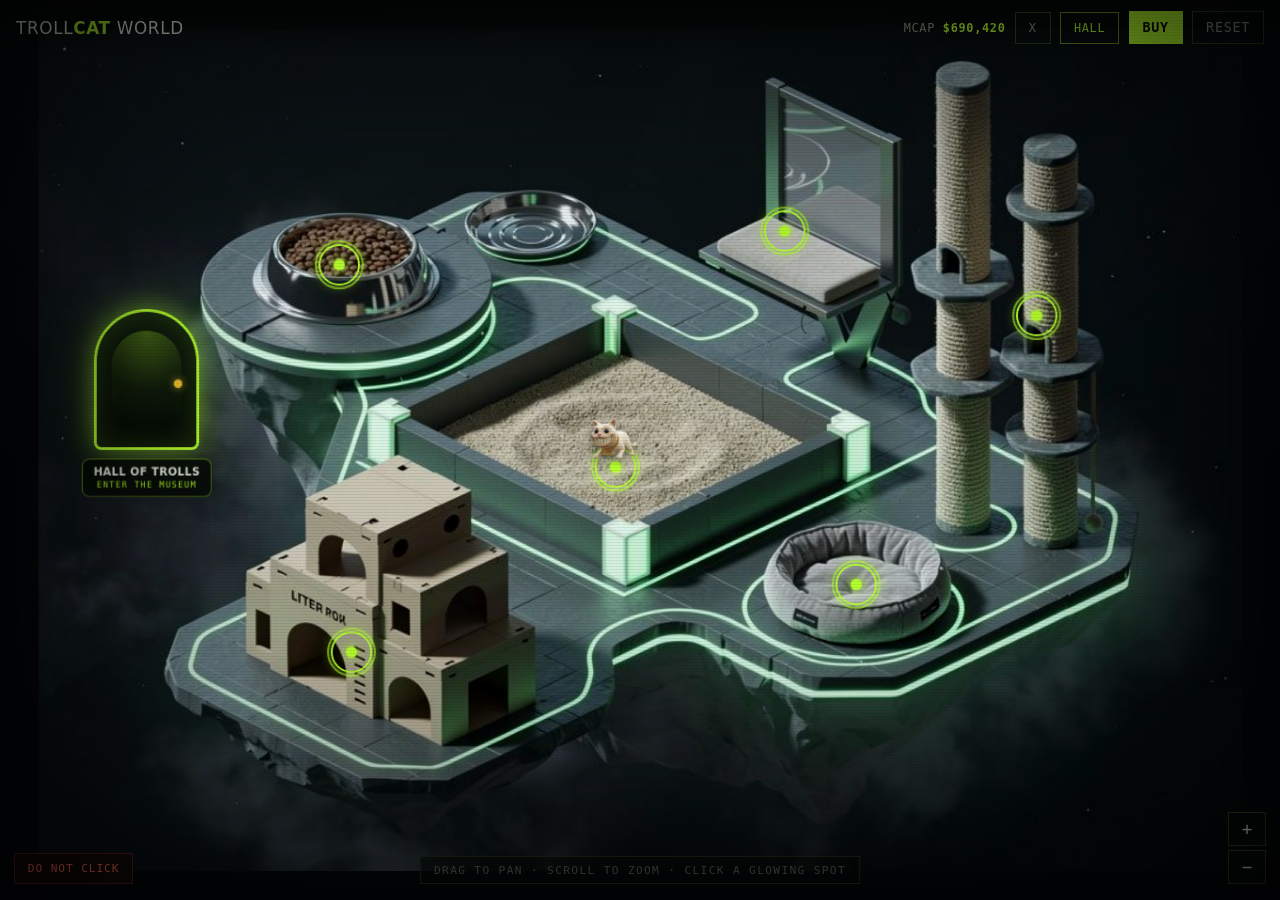
<file: index.html>
<!doctype html>
<html lang="en">
<head>
<meta charset="utf-8">
<meta name="viewport" content="width=device-width, initial-scale=1, viewport-fit=cover">
<title>TROLLCAT WORLD &mdash; u back bro?</title>
<meta name="description" content="Enter TROLLCAT WORLD: a clickable cat-world map on Robinhood Chain &mdash; buy/swap, the shitcoin Litterbox, meme lab &amp; more.">
<link rel="icon" type="image/svg+xml" href="/favicon.svg">
<link rel="apple-touch-icon" href="/favicon.svg">
<meta name="theme-color" content="#0a0d0b">
<meta property="og:title" content="TROLLCAT WORLD &mdash; u back bro?">
<meta property="og:description" content="Enter TROLLCAT WORLD: a clickable cat-world map on Robinhood Chain &mdash; buy/swap, the shitcoin Litterbox, meme lab &amp; more.">
<meta property="og:type" content="website">
<meta property="og:url" content="https://trollcat.life/">
<meta property="og:image" content="https://trollcat.life/assets/og.jpg">
<meta property="og:image:width" content="1536">
<meta property="og:image:height" content="864">
<meta name="twitter:card" content="summary_large_image">
<meta name="twitter:image" content="https://trollcat.life/assets/og.jpg">
</head>
<body>

<style>
:root{
  --void:#05070a;--panel:#0b110d;--panel2:#0e150f;
  --bone:#eaf0e2;--fog:#93a089;--faint:#586552;
  --tox:#b6ff2e;--tox2:#82c11c;--tear:#bfeaff;--edge:#22301b;--edge2:#33481f;
  --up:#59e08a;--down:#ff5a4d;
  --mono:ui-monospace,"SF Mono","Cascadia Code","JetBrains Mono",Menlo,Consolas,monospace;
  --disp:"Archivo Black","Arial Black",Impact,system-ui,sans-serif;
}
*{box-sizing:border-box;margin:0;padding:0}
html,body{height:100%;overflow:hidden;background:radial-gradient(120% 90% at 50% 0%, #0a0f12, #04060a 70%);color:var(--bone);font-family:var(--mono)}
button{font-family:var(--mono);cursor:pointer;color:inherit;background:none;border:none}
a{color:inherit;text-decoration:none}
::selection{background:var(--tox);color:#0a0a0a}
:focus-visible{outline:2px solid var(--tox);outline-offset:2px}
.scan{position:fixed;inset:0;z-index:900;pointer-events:none;background:repeating-linear-gradient(to bottom,rgba(0,0,0,0) 0 2px,rgba(0,0,0,.13) 2px 3px);mix-blend-mode:multiply;opacity:.5}
.vig{position:fixed;inset:0;z-index:899;pointer-events:none;box-shadow:inset 0 0 240px 60px rgba(0,0,0,.8)}

#stage{position:fixed;inset:0;overflow:hidden;cursor:grab;touch-action:none}
#stage.drag{cursor:grabbing}
#cam{position:absolute;top:0;left:0;transform-origin:0 0;will-change:transform}
#island{position:relative;width:1280px;height:896px;animation:float 7s ease-in-out infinite}
#island img{width:1280px;height:896px;display:block;filter:contrast(1.04) saturate(1.05)}
@keyframes float{50%{transform:translateY(-10px)}}

.hot{position:absolute;transform:translate(-50%,-50%);z-index:5;width:44px;height:44px}
.hot .ring{position:absolute;inset:0;border-radius:50%;border:2px solid var(--tox);box-shadow:0 0 14px rgba(182,255,46,.5)}
.hot .ring::after{content:"";position:absolute;inset:-6px;border-radius:50%;border:2px solid var(--tox);opacity:.6;animation:ping 2s ease-out infinite}
@keyframes ping{0%{transform:scale(.7);opacity:.7}100%{transform:scale(1.9);opacity:0}}
.hot .pin{position:absolute;left:50%;top:50%;width:12px;height:12px;border-radius:50%;background:var(--tox);transform:translate(-50%,-50%);box-shadow:0 0 12px var(--tox)}
.hot .lbl{position:absolute;left:50%;bottom:130%;transform:translateX(-50%);white-space:nowrap;background:rgba(8,12,9,.92);border:1px solid var(--tox2);padding:.4rem .6rem;opacity:0;transition:opacity .18s,transform .18s;pointer-events:none;text-align:center}
.hot:hover{z-index:8}
.hot:hover .lbl{opacity:1;transform:translateX(-50%) translateY(-4px)}
.hot:hover .ring{background:rgba(182,255,46,.14)}
.hot .lbl b{display:block;font-family:var(--disp);font-size:.74rem;letter-spacing:.03em;color:var(--tox);text-transform:uppercase}
.hot .lbl i{font-style:normal;font-size:.66rem;color:var(--fog);letter-spacing:.05em}
.hot .lbl::after{content:"";position:absolute;left:50%;top:100%;transform:translateX(-50%);border:6px solid transparent;border-top-color:var(--tox2)}

/* HUD */
.hud{position:fixed;top:0;left:0;right:0;z-index:700;display:flex;align-items:center;justify-content:space-between;gap:1rem;
  padding:.7rem 1rem;background:linear-gradient(180deg,rgba(6,9,7,.82),transparent);pointer-events:none}
.hud>*{pointer-events:auto}
.hud .title{font-family:var(--disp);letter-spacing:.04em;font-size:1.05rem;text-transform:uppercase}
.hud .title b{color:var(--tox)}
.hud .right{display:flex;align-items:center;gap:.6rem;font-size:.74rem}
.hud .mc{font-family:var(--mono);color:var(--fog);letter-spacing:.06em}
.hud .mc b{color:var(--tox);font-variant-numeric:tabular-nums}
.hud .hbtn{padding:.5rem .8rem;border:1px solid var(--edge2);letter-spacing:.06em;text-transform:uppercase;color:var(--fog)}
.hud .hbtn:hover{border-color:var(--tox2);color:var(--bone)}
.hud .hbtn.buy{background:var(--tox);color:#0a0d06;font-weight:700;border-color:var(--tox)}
@media(max-width:620px){.hud .mc,.hud .hbtn.soc{display:none}}

.hint{position:fixed;left:50%;bottom:16px;transform:translateX(-50%);z-index:700;font-size:.7rem;letter-spacing:.12em;
  text-transform:uppercase;color:var(--faint);background:rgba(6,9,7,.6);padding:.4rem .8rem;border:1px solid var(--edge)}

/* zoom controls */
.zoom{position:fixed;right:14px;bottom:16px;z-index:700;display:flex;flex-direction:column;gap:4px}
.zoom button{width:38px;height:34px;border:1px solid var(--edge2);background:rgba(8,12,9,.8);font-size:1.1rem;color:var(--bone)}
.zoom button:hover{border-color:var(--tox2);background:rgba(182,255,46,.1)}

/* PANEL */
.scrim{position:fixed;inset:0;z-index:800;background:rgba(3,5,4,.86);backdrop-filter:blur(3px);opacity:0;pointer-events:none;transition:opacity .3s}
.scrim.open{opacity:1;pointer-events:auto}
.panel{position:fixed;z-index:801;left:50%;top:50%;transform:translate(-50%,-46%) scale(.97);opacity:0;pointer-events:none;
  width:min(560px,94vw);max-height:86vh;overflow:hidden;display:flex;flex-direction:column;
  background:#0b110d;border:1px solid var(--tox2);box-shadow:0 30px 80px -20px #000,0 0 30px -10px rgba(182,255,46,.2);transition:opacity .3s,transform .3s}
.panel.open{opacity:1;pointer-events:auto;transform:translate(-50%,-50%) scale(1)}
.panel .ph{display:flex;align-items:center;justify-content:space-between;gap:1rem;padding:.9rem 1.1rem;border-bottom:1px solid var(--edge2);
  background:linear-gradient(180deg,#16240f,#0e1a0b)}
.panel .ph .pt{font-family:var(--disp);text-transform:uppercase;font-size:.95rem;letter-spacing:.03em}
.panel .ph .pt i{font-style:normal;color:var(--tox)}
.panel .ph .pt small{display:block;font-family:var(--mono);font-weight:400;font-size:.66rem;color:var(--fog);letter-spacing:.08em;margin-top:2px}
.panel .px{width:26px;height:24px;border:1px solid var(--edge2);color:var(--fog);font-size:.9rem}
.panel .px:hover{background:#3a1414;color:#ff6a5a;border-color:#5a2020}
.pbody{padding:1.1rem 1.2rem 1.3rem;overflow:auto;line-height:1.7;font-size:.86rem;color:var(--fog)}
.pbody h4{font-family:var(--mono);color:var(--tox);font-size:.74rem;letter-spacing:.1em;text-transform:uppercase;margin:.2rem 0 .7rem}
.pbody b{color:var(--bone)}
.pbody p{margin:.5rem 0}
.pbody .scr{color:var(--tear);font-style:italic}
.pbody ol{margin:.4rem 0 .4rem 1.1rem}.pbody li{margin:.35rem 0}
.big{display:inline-block;margin-top:.7rem;padding:.65rem 1.1rem;background:var(--tox);color:#0a0d06;font-weight:700;font-size:.8rem;
  letter-spacing:.06em;text-transform:uppercase;clip-path:polygon(0 0,100% 0,100% 72%,94% 100%,0 100%);transition:box-shadow .2s,transform .1s}
.big:hover{box-shadow:0 0 22px rgba(182,255,46,.5);transform:translateY(-1px)}
.big.ghost{background:transparent;color:var(--bone);border:1px solid var(--edge2);clip-path:none}
/* swap */
.swap{border:1px solid var(--edge2);background:#0a0f0a}
.swap .leg{display:flex;align-items:center;justify-content:space-between;gap:.6rem;padding:.8rem .9rem}
.swap .leg+.leg{border-top:1px solid var(--edge)}
.swap .leg input{width:60%;background:none;border:none;color:var(--bone);font-family:var(--disp);font-size:1.3rem;outline:none}
.swap .leg .tok{display:flex;align-items:center;gap:.4rem;font-family:var(--mono);font-size:.8rem;color:var(--bone);border:1px solid var(--edge2);padding:.35rem .6rem}
.swap .leg .tok.us{color:var(--tox);border-color:var(--tox2)}
.swap .arrow{text-align:center;color:var(--tox);font-size:.9rem;margin:-.2rem 0}
.sec{border:1px solid var(--edge2);background:#0a0f0a;margin:.7rem 0}
.sec .sh{display:flex;align-items:center;justify-content:space-between;gap:.6rem;padding:.5rem .7rem;border-bottom:1px solid var(--edge)}
.sec .sh .t{font-family:var(--mono);font-size:.68rem;letter-spacing:.1em;text-transform:uppercase;color:var(--fog)}
.badge{display:inline-flex;align-items:center;gap:.35rem;font-family:var(--mono);font-size:.64rem;letter-spacing:.03em;color:var(--up);border:1px solid #244a2e;background:#0c160f;padding:.22rem .45rem;border-radius:3px}
.badge svg{width:12px;height:14px;flex:none}.badge b{color:var(--bone)}
.sec .rows{display:grid;grid-template-columns:1fr 1fr;gap:1px;background:var(--edge)}
.sec .cell{background:#0a0f0a;padding:.5rem .7rem;display:flex;justify-content:space-between;align-items:center;gap:.5rem}
.sec .cell .k{font-family:var(--mono);font-size:.66rem;color:var(--fog);letter-spacing:.03em}
.sec .cell .v{font-family:var(--mono);font-size:.74rem;font-weight:700}
.sec .cell .v.ok{color:var(--up)}.sec .cell .v.bad{color:var(--down)}
.sec .verdict{padding:.5rem .7rem;font-family:var(--mono);font-size:.7rem;letter-spacing:.08em;text-transform:uppercase;color:var(--up);border-top:1px solid var(--edge)}
.wisdom{border:1px solid var(--edge2);background:#0a0f0a;padding:1rem;min-height:4rem;display:flex;align-items:center;justify-content:center;text-align:center;color:var(--tear);font-style:italic}
.tline b{color:var(--tox)}
.dim{color:var(--faint);font-size:.72rem;line-height:1.6}
.socs{display:flex;gap:.6rem;flex-wrap:wrap;margin-top:.6rem}
.troll-tear{position:fixed;z-index:8000;pointer-events:none;font-size:17px;animation:tfall 1.3s ease-in forwards}
@keyframes tfall{to{opacity:0;transform:translateY(90px)}}
#dnc{position:fixed;left:14px;bottom:16px;z-index:700;padding:.5rem .8rem;border:1px solid #5a2020;background:#160a0a;color:#ff6a5a;font-family:var(--mono);font-size:.7rem;letter-spacing:.08em;text-transform:uppercase;cursor:pointer;animation:dncp 1.4s infinite}
@keyframes dncp{50%{box-shadow:0 0 14px rgba(255,90,77,.45)}}
#umad{position:fixed;inset:0;z-index:8500;display:flex;align-items:center;justify-content:center;pointer-events:none;opacity:0}
#umad.on{animation:umad 1.5s ease-out}
#umad b{font-family:var(--disp);font-size:clamp(3rem,14vw,10rem);color:var(--tox);text-shadow:0 0 40px rgba(182,255,46,.6);transform:skewX(-8deg);text-transform:uppercase}
@keyframes umad{0%{opacity:0;transform:scale(.7)}18%{opacity:1;transform:scale(1.06)}82%{opacity:1}100%{opacity:0}}
body.trollmode #cam{animation:tmode .5s steps(2) infinite}
@keyframes tmode{50%{filter:hue-rotate(50deg) contrast(1.12) saturate(1.3)}}
.heckle2{position:fixed;right:14px;bottom:128px;z-index:700;background:#0b0f0a;border:1px solid var(--tox2);color:var(--tear);font-family:var(--mono);font-style:italic;font-size:.72rem;padding:.4rem .6rem;opacity:0;transition:opacity .3s;pointer-events:none}
.heckle2.on{opacity:1}
#splash{position:fixed;inset:0;z-index:9000;background:#04060a;display:flex;align-items:center;justify-content:center;transition:opacity .7s}
#splash.gone{opacity:0;pointer-events:none}
#splashvid{width:100%;height:100%;object-fit:cover;background:#04060a}
#skip{position:fixed;right:18px;bottom:18px;z-index:9001;font-family:var(--mono);font-size:.74rem;letter-spacing:.1em;text-transform:uppercase;color:var(--fog);background:rgba(8,12,9,.6);border:1px solid var(--edge2);padding:.5rem .85rem;cursor:pointer}
#skip:hover{color:var(--bone);border-color:var(--tox2)}
#sound{position:fixed;left:50%;bottom:64px;transform:translateX(-50%);z-index:9002;font-family:var(--mono);font-weight:700;font-size:.78rem;letter-spacing:.1em;text-transform:uppercase;color:#0a0d06;background:var(--tox);border:none;padding:.6rem 1.1rem;cursor:pointer;animation:sndpulse 1.4s infinite}
@keyframes sndpulse{50%{box-shadow:0 0 24px rgba(182,255,46,.7);transform:translateX(-50%) scale(1.05)}}
.litpet{position:absolute;z-index:5;width:54px;margin:-48px 0 0 -27px;pointer-events:none;transition:left var(--wt,1.6s) linear, top var(--wt,1.6s) linear;will-change:left,top}
#island .litpet .flip{display:block;transform-origin:50% 100%;will-change:transform}
#island .litpet .body{width:100%;height:auto;display:block;transform-origin:50% 100%;filter:drop-shadow(0 4px 4px rgba(0,0,0,.45))}
@keyframes hopb{0%{transform:translateY(0) scaleY(1)}38%{transform:translateY(-8px) scaleY(1.05)}72%{transform:translateY(0) scaleY(.92)}100%{transform:translateY(0) scaleY(1)}}
.turdpile{position:absolute;width:20px;height:20px;margin:-15px 0 0 -10px;z-index:4;pointer-events:none;filter:drop-shadow(0 2px 2px rgba(0,0,0,.4));animation:plop .5s cubic-bezier(.3,1.5,.5,1) both, tfade 7s linear forwards}
.turdpile svg{width:100%;height:auto;display:block}
@keyframes plop{0%{transform:translateY(-9px) scale(.3)}60%{transform:translateY(0) scale(1.12)}100%{transform:translateY(0) scale(1)}}
@keyframes tfade{0%,72%{opacity:1}100%{opacity:0}}
.door{position:absolute;z-index:6;display:block;width:112px;margin:-150px 0 0 -56px;cursor:pointer;animation:dbob 6s ease-in-out infinite}
.door .arch{display:block;position:relative;width:112px;height:150px;border-radius:56px 56px 8px 8px;background:linear-gradient(180deg,#0d1a0e,#050b06);border:3px solid var(--tox);box-shadow:0 0 26px rgba(182,255,46,.5),0 0 60px rgba(182,255,46,.22),inset 0 0 30px rgba(182,255,46,.18);overflow:hidden;transition:transform .25s,box-shadow .25s}
.door:hover .arch{transform:translateY(-4px) scale(1.04);box-shadow:0 0 34px rgba(182,255,46,.7),0 0 80px rgba(182,255,46,.3),inset 0 0 34px rgba(182,255,46,.28)}
.door .arch:before{content:"";position:absolute;left:50%;top:14%;width:70%;height:82%;transform:translateX(-50%);border-radius:40px 40px 4px 4px;background:radial-gradient(120% 90% at 50% 0,rgba(182,255,46,.34),rgba(182,255,46,.05) 60%,transparent);animation:dglow 3.2s ease-in-out infinite}
.door .knob{position:absolute;right:15px;top:50%;width:9px;height:9px;border-radius:50%;background:#f4c430;box-shadow:0 0 8px rgba(244,196,48,.8)}
.door .dlbl{position:absolute;left:50%;top:100%;transform:translateX(-50%);margin-top:9px;white-space:nowrap;text-align:center;background:rgba(5,10,6,.82);border:1px solid rgba(182,255,46,.45);border-radius:8px;padding:.4rem .7rem;backdrop-filter:blur(6px)}
.door .dlbl b{display:block;font-family:var(--disp);font-size:.72rem;letter-spacing:.03em;color:var(--bone)}
.door .dlbl i{display:block;font-style:normal;font-size:.56rem;letter-spacing:.14em;text-transform:uppercase;color:var(--tox);margin-top:2px}
@keyframes dbob{50%{transform:translateY(-6px)}}
@keyframes dglow{50%{opacity:.55}}
.hbtn.hall{border-color:rgba(182,255,46,.55);color:var(--tox)}
.hbtn.hall:hover{background:rgba(182,255,46,.14)}
@media(prefers-reduced-motion:reduce){*{animation:none!important}}
</style>

<div class="scan"></div><div class="vig"></div>

<div id="splash"><video id="splashvid" src="assets/splash.mp4?v=2" muted autoplay playsinline preload="auto"></video><button id="sound" type="button"><svg viewBox="0 0 24 24" width="15" height="15" fill="none" stroke="currentColor" stroke-width="2" stroke-linecap="round" stroke-linejoin="round" style="vertical-align:-2px"><path d="M11 5 6 9H2v6h4l5 4V5z"/><path d="M15.5 8.5a5 5 0 0 1 0 7"/></svg> Tap for sound</button><button id="skip" type="button">Skip &raquo;</button></div>

<div id="stage">
  <div id="cam">
    <div id="island">
      <img src="[data-uri]" alt="TROLLCAT World map" draggable="false">
      <button class="hot" data-loc="foodbowl" style="left:25%;top:28%"><span class="ring"></span><span class="pin"></span><span class="lbl"><b>The Food Bowl</b><i>buy / swap $TROLLCAT</i></span></button>
      <button class="hot" data-loc="perch" style="left:62%;top:24%"><span class="ring"></span><span class="pin"></span><span class="lbl"><b>The Window Perch</b><i>chart</i></span></button>
      <button class="hot" data-loc="posts" style="left:83%;top:34%"><span class="ring"></span><span class="pin"></span><span class="lbl"><b>Scratching Posts</b><i>meme lab</i></span></button>
      <button class="hot" data-loc="litterbox" style="left:48%;top:52%"><span class="ring"></span><span class="pin"></span><span class="lbl"><b>The Litterbox</b><i>shitcoin rankings</i></span></button>
      <button class="hot" data-loc="bed" style="left:68%;top:66%"><span class="ring"></span><span class="pin"></span><span class="lbl"><b>The Bed</b><i>holders lounge</i></span></button>
      <button class="hot" data-loc="fort" style="left:26%;top:74%"><span class="ring"></span><span class="pin"></span><span class="lbl"><b>The Box Fort</b><i>lore</i></span></button>
      <a class="door" href="hall.html" target="_blank" rel="noopener" style="left:9%;top:50%" aria-label="Enter the Hall of Trolls"><span class="arch"><span class="knob"></span></span><span class="dlbl"><b>HALL OF TROLLS</b><i>enter the museum</i></span></a>
    </div>
  </div>
</div>

<div class="hud">
  <div class="title">TROLL<b>CAT</b> WORLD</div>
  <div class="right">
    <span class="mc">MCAP <b id="mcap">$690,420</b></span>
    <a class="hbtn soc" href="#" data-soc="x">X</a>
    <a class="hbtn hall" href="hall.html" target="_blank" rel="noopener">HALL</a>
    <button class="hbtn buy" data-loc="foodbowl">BUY</button>
    <button class="hbtn" id="reset">Reset</button>
  </div>
</div>
<div class="hint">drag to pan &middot; scroll to zoom &middot; click a glowing spot</div>
<div class="zoom"><button id="zin">+</button><button id="zout">&minus;</button></div>

<div class="scrim" id="scrim"></div>
<div class="panel" id="panel">
  <div class="ph"><div class="pt" id="ptitle">TITLE</div><button class="px" id="pclose">&times;</button></div>
  <div class="pbody" id="pbody"></div>
</div>

<div hidden id="tpls">
  <div data-t="foodbowl" data-title="The Food Bowl|feed the cat // buy $TROLLCAT">
    <h4>Swap on Robinhood Chain</h4>
    <div class="swap">
      <div class="leg"><input id="payin" type="text" value="0.1" inputmode="decimal"><span class="tok">ETH</span></div>
      <div class="arrow">&#8595;</div>
      <div class="leg"><input id="getout" type="text" value="0" readonly><span class="tok us">$TROLLCAT</span></div>
    </div>
    <p class="dim">rate is illustrative &middot; Robinhood Chain (ID 4663) &middot; routes through Uniswap</p>
    <div class="sec">
      <div class="sh"><span class="t">Security check &middot; $TROLLCAT</span><span class="badge"><svg viewBox="0 0 24 28"><path d="M12 1 L22 5 V13 C22 20 17 25 12 27 C7 25 2 20 2 13 V5 Z" fill="#0c160f" stroke="#59e08a" stroke-width="1.6"/><path d="M7 14 l3.5 3.5 L17 9" fill="none" stroke="#59e08a" stroke-width="2.2" stroke-linecap="round" stroke-linejoin="round"/></svg>Secured by <b>GoPlus</b></span></div>
      <div class="rows">
        <div class="cell"><span class="k">Buy tax</span><span class="v ok">0%</span></div>
        <div class="cell"><span class="k">Sell tax</span><span class="v ok">0%</span></div>
        <div class="cell"><span class="k">Honeypot</span><span class="v ok">No</span></div>
        <div class="cell"><span class="k">Open source</span><span class="v ok">Yes</span></div>
      </div>
      <div class="verdict">&#10003; Safe to swap</div>
    </div>
    <p class="dim">GoPlus Security simulates buy/sell tax &amp; honeypot <b>before</b> you swap, on Robinhood Chain (ID 4663). These values populate live from GoPlus at launch &mdash; red flags block the swap.</p>
    <button class="big" data-soc="uniswap">Swap on Uniswap</button>
    <p style="margin-top:.9rem"><b>New here?</b> Get Robinhood Wallet (or MetaMask + chain 4663), bridge ETH, then swap. <span class="scr">u back bro?</span></p>
  </div>
  <div data-t="litterbox" data-title="The Litterbox|robinhood chain rankings">
    <h4>The chain's finest, ranked as what they are</h4>
    <p>Every token on Robinhood Chain, ranked by <b>24h volume</b> and rendered as trollturds in the box. Pulled <b>live from the DexScreener API</b> &mdash; real projects, real PFPs, gold crown for #1, flies on the rug-pulls.</p>
    <p class="dim">$TROLLCAT sits on the rim, judging. the freshest drop on the chain.</p>
    <a class="big" href="litterbox.html" target="_blank" rel="noopener">Enter the Litterbox &rarr;</a>
  </div>
  <div data-t="perch" data-title="The Window Perch|watch the birds // chart">
    <h4>Watch the candles like a cat watches birds</h4>
    <div class="wisdom" style="min-height:120px">[ live chart connects on launch ]</div>
    <p class="dim">wire to the DexScreener chart for Robinhood Chain ($TROLLCAT pair).</p>
    <a class="big" href="#" data-soc="chart">Open DexScreener</a>
  </div>
  <div data-t="posts" data-title="Scratching Posts|shred the FUD // meme lab">
    <h4>Troll wisdom generator</h4>
    <div class="wisdom" id="wis">click GENERATE...</div>
    <button class="big" id="genw">Generate</button>
    <p class="dim">certified 100% financially useless.</p>
    <a class="big" href="hall.html" target="_blank" rel="noopener">Enter the Hall of Trolls &rarr;</a>
  </div>
  <div data-t="bed" data-title="The Bed|holders' lounge // community">
    <h4>Curl up with the litter</h4>
    <p>Where the holders nap between pumps. Bring copium, share tears, spread the grin.</p>
    <p class="scr">"u back bro?"</p>
    <div class="socs"><a class="big" href="#" data-soc="x">Follow on X</a></div>
  </div>
  <div data-t="fort" data-title="The Box Fort|if it fits i sits // lore">
    <h4>Where the grin comes from</h4>
    <p class="tline"><b>2008</b> &mdash; Trollface born (Whynne, MS Paint, 4chan). "u mad bro?"</p>
    <p class="tline"><b>2014</b> &mdash; the Crying Cat appears. the face of online despair.</p>
    <p class="tline"><b>2023</b> &mdash; crying cat goes viral on TikTok.</p>
    <p class="tline"><b>2026</b> &mdash; grin meets tears: <b>TROLLCAT</b>. the troll that felt something.</p>
    <p class="dim">original character &amp; art. homage, not a copy.</p>
  </div>
</div>

<script>
(function(){
  var $=function(s,r){return (r||document).querySelector(s);};
  var stage=$('#stage'), cam=$('#cam');
  var MAPW=1280, MAPH=896, vw=innerWidth, vh=innerHeight;
  var st={s:1,x:0,y:0}, MINF=0.7, MAXF=4;

  function fitScale(){ return Math.min(vw/MAPW, vh/MAPH); }
  function apply(anim){ cam.style.transition=anim?'transform .8s cubic-bezier(.34,0,.2,1)':'none';
    cam.style.transform='translate('+st.x+'px,'+st.y+'px) scale('+st.s+')'; }
  function home(anim){ vw=innerWidth; vh=innerHeight; st.s=fitScale()*0.94; st.x=(vw-MAPW*st.s)/2; st.y=(vh-MAPH*st.s)/2; apply(anim); }
  function clampS(s){ var f=fitScale(); return Math.max(f*MINF, Math.min(f*MAXF, s)); }
  function flyTo(fx,fy){ vw=innerWidth; vh=innerHeight; st.s=clampS(fitScale()*1.9);
    st.x=vw/2 - fx*MAPW*st.s; st.y=vh*0.44 - fy*MAPH*st.s; apply(true); }

  // drag pan
  var dragging=false, moved=false, sx, sy, ox, oy;
  stage.addEventListener('pointerdown',function(e){ if(e.target.closest('.hot')||e.target.closest('.door')) return; dragging=true; moved=false;
    sx=e.clientX; sy=e.clientY; ox=st.x; oy=st.y; stage.classList.add('drag'); stage.setPointerCapture(e.pointerId); });
  stage.addEventListener('pointermove',function(e){ if(!dragging) return; var dx=e.clientX-sx, dy=e.clientY-sy;
    if(Math.abs(dx)+Math.abs(dy)>4) moved=true; st.x=ox+dx; st.y=oy+dy; apply(false); });
  stage.addEventListener('pointerup',function(e){ dragging=false; stage.classList.remove('drag'); });
  stage.addEventListener('pointercancel',function(){ dragging=false; stage.classList.remove('drag'); });

  // wheel zoom around cursor
  stage.addEventListener('wheel',function(e){ e.preventDefault(); var f=e.deltaY<0?1.12:0.89; var ns=clampS(st.s*f);
    var cx=e.clientX, cy=e.clientY; st.x=cx-(cx-st.x)*(ns/st.s); st.y=cy-(cy-st.y)*(ns/st.s); st.s=ns; apply(false); },{passive:false});
  $('#zin').addEventListener('click',function(){ var ns=clampS(st.s*1.25); st.x=vw/2-(vw/2-st.x)*(ns/st.s); st.y=vh/2-(vh/2-st.y)*(ns/st.s); st.s=ns; apply(true); });
  $('#zout').addEventListener('click',function(){ var ns=clampS(st.s*0.8); st.x=vw/2-(vw/2-st.x)*(ns/st.s); st.y=vh/2-(vh/2-st.y)*(ns/st.s); st.s=ns; apply(true); });
  $('#reset').addEventListener('click',function(){ closePanel(); home(true); });
  window.addEventListener('resize',function(){ home(false); });

  // hotspots -> fly + open
  [].forEach.call(document.querySelectorAll('.hot'),function(h){
    h.addEventListener('click',function(e){ e.stopPropagation(); var loc=h.dataset.loc;
      var fx=parseFloat(h.style.left)/100, fy=parseFloat(h.style.top)/100;
      flyTo(fx,fy); setTimeout(function(){ openPanel(loc); }, 640); });
  });

  // panels
  var scrim=$('#scrim'), panel=$('#panel'), ptitle=$('#ptitle'), pbody=$('#pbody');
  function openPanel(id){ var tpl=document.querySelector('#tpls [data-t="'+id+'"]'); if(!tpl) return;
    var parts=(tpl.getAttribute('data-title')||'|').split('|');
    ptitle.innerHTML='<i>'+parts[0]+'</i>'+(parts[1]?'<small>'+parts[1]+'</small>':'');
    pbody.innerHTML=tpl.innerHTML; scrim.classList.add('open'); panel.classList.add('open'); bindPanel(id); }
  function closePanel(){ scrim.classList.remove('open'); panel.classList.remove('open'); }
  $('#pclose').addEventListener('click',function(){ closePanel(); home(true); });
  scrim.addEventListener('click',function(){ closePanel(); home(true); });

  var wisdom=['u back bro?','the chart is red but so are my eyes.','it grins so it doesnt have to explain the tears.',
    'we are the cat that felt something.','hold the line. pet the cat.','every dip is a chance to cry together.',
    'problem? no. i just miss the old internet.','still here. still grinning. still bro.','2008 core.','wen moon? wen healing?'];
  function bindPanel(id){
    if(id==='foodbowl'){ var pin=$('#payin'), out=$('#getout'); var calc=function(){ var v=parseFloat((pin.value||'0').replace(/[^0-9.]/g,''))||0; out.value=Math.round(v*4200000).toLocaleString(); }; pin.addEventListener('input',calc); calc(); }
    if(id==='posts'){ var w=$('#wis'); $('#genw').addEventListener('click',function(){ w.textContent='"'+wisdom[Math.floor(Math.random()*wisdom.length)]+'"'; }); }
  }
  document.addEventListener('click',function(e){ var s=e.target.closest('[data-soc]'); if(s){ e.preventDefault(); flash('socials drop at launch - soon, ser. the cat is warming up.'); } });
  function flash(m){ var f=document.createElement('div'); f.textContent=m; f.style.cssText='position:fixed;left:50%;bottom:70px;transform:translateX(-50%);z-index:850;background:#0c120c;border:1px solid var(--tox2);color:#bfeaff;padding:.6rem .9rem;font-family:var(--mono);font-size:.78rem'; document.body.appendChild(f); setTimeout(function(){ f.style.transition='opacity .4s'; f.style.opacity='0'; },1400); setTimeout(function(){ f.remove(); },1900); }

  // mcap tick
  var mc=690420, mcEl=$('#mcap'); setInterval(function(){ mc+=(Math.random()-0.42)*500; if(mc<50000)mc=50000; mcEl.textContent='$'+Math.floor(mc).toLocaleString(); },1500);

  home(false);
})();
</script>
<script>
(function(){
  var RM=matchMedia('(prefers-reduced-motion: reduce)').matches;
  function tear(x,y){ var t=document.createElement('div'); t.className='troll-tear'; t.innerHTML='<svg viewBox="0 0 16 20" width="13" height="16"><path d="M8 1S1 9 1 13a7 7 0 0 0 14 0C15 9 8 1 8 1z" fill="#39ff14" opacity=".85"/></svg>'; t.style.left=(x-6)+'px'; t.style.top=(y-6)+'px'; document.body.appendChild(t); setTimeout(function(){t.remove();},1300); }
  var lastT=0;
  if(!RM) document.addEventListener('mousemove',function(e){ var n=Date.now(); if(n-lastT<130) return; lastT=n; if(Math.random()>0.72) tear(e.clientX,e.clientY); });
  function burst(n){ for(var i=0;i<n;i++){ (function(d){ setTimeout(function(){ tear(Math.random()*innerWidth,-10); },d); })(i*35); } }
  var um=document.createElement('div'); um.id='umad'; um.innerHTML='<b>U MAD?</b>'; document.body.appendChild(um);
  function umad(t){ um.firstChild.textContent=t; um.classList.remove('on'); void um.offsetWidth; um.classList.add('on'); }
  var dnc=document.createElement('button'); dnc.id='dnc'; dnc.type='button'; dnc.textContent='DO NOT CLICK'; document.body.appendChild(dnc);
  var k=0; dnc.addEventListener('click',function(){ k++; umad(k%3===0?'GOT EM':(k%2?'PROBLEM?':'U MAD?')); burst(22); });
  var hk=document.createElement('div'); hk.className='heckle2'; document.body.appendChild(hk);
  var lines=['u back bro?','problem?','wen moon','still crying','ranked em all','u mad?','2008 core','pet the cat','trust me bro'];
  setInterval(function(){ if(document.querySelector('.panel.open')) return; hk.textContent=lines[Math.floor(Math.random()*lines.length)]; hk.classList.add('on'); setTimeout(function(){ hk.classList.remove('on'); },2600); }, 9000);
  var seq=[38,38,40,40,37,39,37,39,66,65], p=0;
  document.addEventListener('keydown',function(e){ if(e.keyCode===seq[p]){ if(++p===seq.length){ p=0; document.body.classList.toggle('trollmode'); umad('TROLL MODE'); burst(50); } } else { p=(e.keyCode===38)?1:0; } });
})();
</script>
<script>
(function(){
  var island=document.getElementById('island'); if(!island) return;
  var POOP='<svg viewBox="0 0 64 60" xmlns="http://www.w3.org/2000/svg"><ellipse cx="32" cy="56" rx="20" ry="3.5" fill="#00000040"/><path d="M32 8 C40 8 45 14 44 20 C52 20 58 26 56 33 C60 36 62 42 58 47 C60 52 55 58 46 58 L18 58 C9 58 4 52 6 47 C2 42 4 36 8 33 C6 26 12 20 20 20 C19 14 24 8 32 8 Z" fill="#6b4a2a" stroke="#3f2a16" stroke-width="2"/><ellipse cx="25" cy="34" rx="6" ry="6.5" fill="#f4efe6"/><ellipse cx="40" cy="34" rx="6" ry="6.5" fill="#f4efe6"/><circle cx="26" cy="35" r="2.4" fill="#141210"/><circle cx="39" cy="35" r="2.4" fill="#141210"/><path d="M22 44 Q32 52 43 44" fill="none" stroke="#141210" stroke-width="2" stroke-linecap="round"/></svg>';
  // -- a real mini TROLLCAT HOPS around the litterbox and shits (Venice sprite) --
  var pet=document.createElement('div'); pet.className='litpet';
  var flip=document.createElement('div'); flip.className='flip';
  var body=document.createElement('img'); body.className='body'; body.src='assets/img/tcat_walk.png'; body.alt='';
  flip.appendChild(body); pet.appendChild(flip); island.appendChild(pet);
  var RX=[510,712], RY=[420,498], cx=612, cy=458, facing=1, HOP=270, STEPPX=20;
  function pdepth(y){ return 0.80 + (y-RY[0])/(RY[1]-RY[0])*0.26; }
  function setFlip(dir,sc){ flip.style.transform='scale('+(dir*sc).toFixed(3)+','+sc.toFixed(3)+')'; }
  function pplace(x,y){ pet.style.left=x+'px'; pet.style.top=y+'px'; }
  function hopOnce(){ body.style.animation='none'; void body.offsetWidth; body.style.animation='hopb '+HOP+'ms ease-out'; }
  function prnd(a,b){ return a+Math.random()*(b-a); }
  pplace(cx,cy); setFlip(facing,pdepth(cy));
  function hopTo(nx,ny,done){
    if(document.hidden){ setTimeout(function(){ hopTo(nx,ny,done); }, 400); return; }
    var dx=nx-cx, dy=ny-cy, d=Math.sqrt(dx*dx+dy*dy);
    if(d<7){ body.style.animation='none'; done&&done(); return; }
    var stp=Math.min(STEPPX,d), tx=cx+dx/d*stp, ty=cy+dy/d*stp;
    facing=(dx>0)?-1:1; setFlip(facing,pdepth(ty));
    pet.style.setProperty('--wt',(HOP/1000)+'s'); pplace(tx,ty); cx=tx; cy=ty; hopOnce();
    setTimeout(function(){ hopTo(nx,ny,done); }, HOP);
  }
  function pshit(){
    body.style.animation='none'; body.src='assets/img/tcat_squat.png'; setFlip(facing,pdepth(cy));
    setTimeout(function(){ if(document.hidden) return; var t=document.createElement('div'); t.className='turdpile';
      t.style.left=(cx+facing*13)+'px'; t.style.top=(cy-3)+'px'; t.innerHTML=POOP; island.appendChild(t);
      setTimeout(function(){ t.parentNode&&t.parentNode.removeChild(t); }, 7300); }, 780);
    setTimeout(function(){ body.src='assets/img/tcat_walk.png'; setFlip(facing,pdepth(cy)); wander(); }, 1550);
  }
  function wander(){
    var nx=prnd(RX[0],RX[1]), ny=prnd(RY[0],RY[1]);
    hopTo(nx,ny,function(){ if(Math.random()<0.55){ pshit(); } else { setTimeout(wander, 450+Math.random()*900); } });
  }
  setTimeout(wander, 1200);
})();
</script>
<script>
(function(){
  var sp=document.getElementById('splash'), v=document.getElementById('splashvid'), snd=document.getElementById('sound'), done=false, cap;
  function end(){ if(done)return; done=true; clearTimeout(cap); if(v){try{v.pause();}catch(e){}} sp.classList.add('gone'); setTimeout(function(){ sp.style.display='none'; },700); }
  function snap(sec){ clearTimeout(cap); cap=setTimeout(end, sec*1000); }
  var sk=document.getElementById('skip'); if(sk) sk.addEventListener('click', function(e){ e.stopPropagation(); end(); });
  function sound(){ if(!v||done)return; try{ v.muted=false; v.volume=1; }catch(e){} var p=v.play(); if(p&&p.catch)p.catch(function(){}); if(snd) snd.style.display='none'; }
  if(snd) snd.addEventListener('click', function(e){ e.stopPropagation(); sound(); });
  if(sp) sp.addEventListener('click', function(e){ if(e.target.id==='skip') return; sound(); });
  if(!v){ end(); return; }
  v.addEventListener('ended', end);
  v.addEventListener('error', end);
  v.addEventListener('loadedmetadata', function(){ if(v.duration && isFinite(v.duration)) snap(v.duration+1.5); });
  var pr=v.play(); if(pr&&pr.catch) pr.catch(function(){});
  snap(20);
})();
</script>

</body>
</html>
</file>
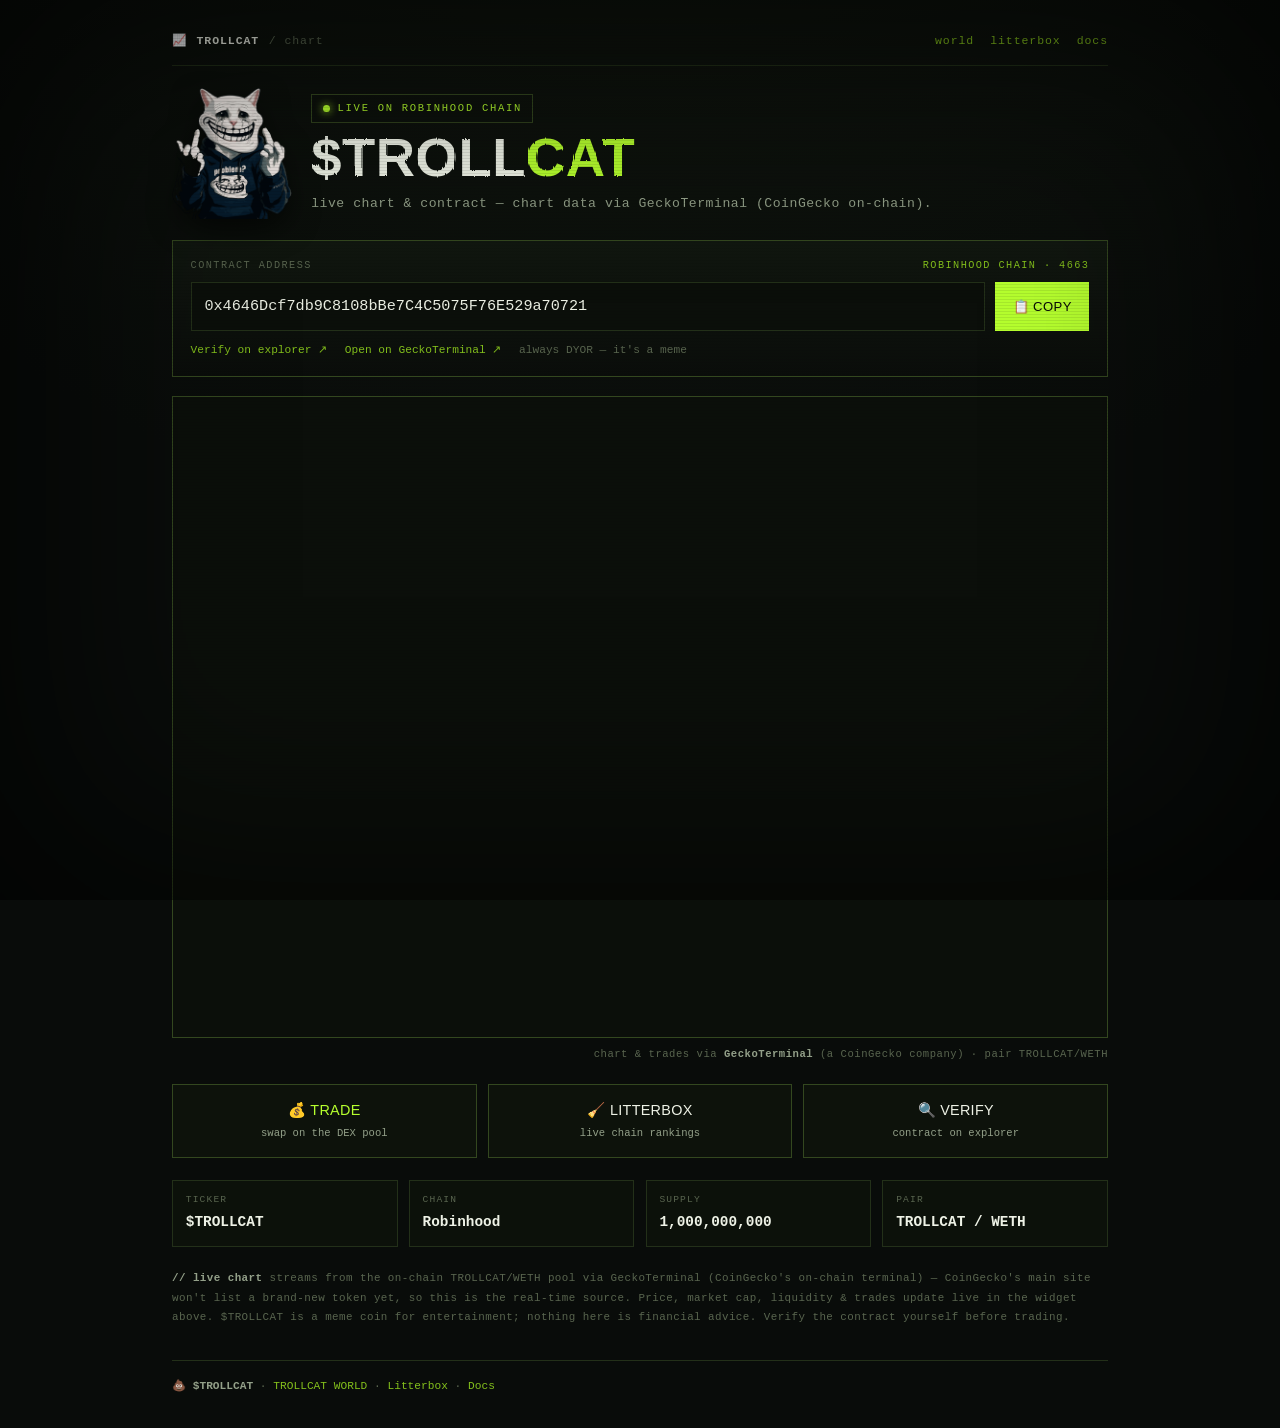
<file: chart/index.html>
<!doctype html>
<html lang="en">
<head>
<meta charset="utf-8">
<meta name="viewport" content="width=device-width, initial-scale=1, viewport-fit=cover">
<title>TROLLCAT &mdash; Live Chart &amp; Contract</title>
<meta name="description" content="$TROLLCAT on Robinhood Chain — live CoinGecko/GeckoTerminal chart, contract address, and how to trade. u back bro?">
<link rel="icon" type="image/svg+xml" href="/favicon.svg">
<link rel="apple-touch-icon" href="/favicon.svg">
<meta name="theme-color" content="#0a0d0b">
<meta property="og:title" content="TROLLCAT &mdash; Live Chart &amp; Contract">
<meta property="og:description" content="Live chart + contract address for $TROLLCAT on Robinhood Chain.">
<meta property="og:type" content="website">
<meta property="og:url" content="https://trollcat.life/chart">
<meta property="og:image" content="https://trollcat.life/assets/og.jpg">
<meta property="og:image:width" content="1536">
<meta property="og:image:height" content="864">
<meta name="twitter:card" content="summary_large_image">
<meta name="twitter:image" content="https://trollcat.life/assets/og.jpg">
<style>
:root{
  --night:#090c0a;--panel:#111710;--panel2:#161d13;
  --bone:#eef2e6;--fog:#93a089;--faint:#59654f;
  --tox:#b6ff2e;--tox2:#84c11c;--gold:#ffcf47;--tear:#bfeaff;
  --up:#59e08a;--down:#ff5a4d;--edge:#233019;--edge2:#33471f;
  --mono:ui-monospace,"SF Mono","Cascadia Code","JetBrains Mono",Menlo,Consolas,monospace;
  --sans:-apple-system,BlinkMacSystemFont,"Segoe UI",Roboto,Helvetica,Arial,sans-serif;
  --disp:"Archivo Black","Arial Black",Impact,var(--sans);
}
*{box-sizing:border-box;margin:0;padding:0}
html{scroll-behavior:smooth}
body{background:radial-gradient(120% 80% at 50% -10%, #10160e 0%, var(--night) 60%);
  color:var(--bone);font-family:var(--sans);min-height:100vh;overflow-x:hidden;-webkit-font-smoothing:antialiased;line-height:1.6}
img{display:block;max-width:100%}
a{color:var(--tox2);text-decoration:none}a:hover{color:var(--tox)}
button{font-family:var(--mono);cursor:pointer;color:inherit;background:none;border:none}
::selection{background:var(--tox);color:#0a0a0a}
:focus-visible{outline:2px solid var(--tox);outline-offset:2px}
.scan{position:fixed;inset:0;z-index:60;pointer-events:none;background:repeating-linear-gradient(to bottom,rgba(0,0,0,0) 0 2px,rgba(0,0,0,.16) 2px 3px);mix-blend-mode:multiply;opacity:.5}
.vig{position:fixed;inset:0;z-index:59;pointer-events:none;box-shadow:inset 0 0 220px 40px rgba(0,0,0,.7)}
.wrap{max-width:1000px;margin:0 auto;padding:clamp(1rem,3vw,2rem)}

.top{display:flex;align-items:center;justify-content:space-between;gap:1rem;font-family:var(--mono);font-size:.72rem;color:var(--faint);letter-spacing:.08em;border-bottom:1px solid var(--edge);padding-bottom:.9rem;margin-bottom:1.4rem;flex-wrap:wrap}
.top .l{display:flex;align-items:center;gap:.6rem}.top .l b{color:var(--bone)}
.top nav{display:flex;gap:1rem;flex-wrap:wrap}

.hero{display:flex;align-items:center;gap:1.2rem;flex-wrap:wrap;margin-bottom:1.3rem}
.hero img{width:clamp(84px,14vw,120px);height:auto;filter:drop-shadow(0 12px 14px rgba(0,0,0,.55))}
.hero .tt{flex:1;min-width:220px}
.badge{display:inline-flex;align-items:center;gap:.5rem;font-family:var(--mono);font-size:.66rem;letter-spacing:.16em;text-transform:uppercase;color:var(--tox);border:1px solid var(--edge2);padding:.32rem .65rem;margin-bottom:.7rem}
.badge .dot{width:7px;height:7px;border-radius:50%;background:var(--tox);box-shadow:0 0 8px var(--tox);animation:pulse 1.6s infinite}
@keyframes pulse{50%{opacity:.25}}
h1{font-family:var(--disp);font-size:clamp(2rem,7vw,3.4rem);line-height:.9;text-transform:uppercase;letter-spacing:.01em;filter:url(#gr)}
h1 .b{color:var(--tox)}
.hero .sub{font-family:var(--mono);color:var(--fog);font-size:.82rem;letter-spacing:.04em;margin-top:.6rem}

/* CA block */
.ca{border:1px solid var(--edge2);background:linear-gradient(180deg,var(--panel),#0a0d0a);padding:1rem 1.1rem;margin-bottom:1.2rem}
.ca .lab{font-family:var(--mono);font-size:.64rem;letter-spacing:.14em;text-transform:uppercase;color:var(--faint);margin-bottom:.55rem;display:flex;justify-content:space-between;gap:1rem;flex-wrap:wrap}
.ca .lab .net{color:var(--tox2)}
.ca .row{display:flex;align-items:stretch;gap:.6rem;flex-wrap:wrap}
.ca .addr{flex:1;min-width:0;font-family:var(--mono);font-size:clamp(.72rem,2.3vw,.95rem);color:var(--bone);background:#0b0f0a;border:1px solid var(--edge);padding:.7rem .8rem;overflow-x:auto;white-space:nowrap;display:flex;align-items:center}
.ca .copy{flex:none;background:var(--tox);color:#0a0d06;font-family:var(--disp);text-transform:uppercase;letter-spacing:.03em;font-size:.82rem;padding:0 1.1rem;border:none;transition:transform .1s,background .2s;display:flex;align-items:center;gap:.4rem}
.ca .copy:hover{transform:translateY(-1px)}
.ca .copy.done{background:var(--up)}
.ca .links{margin-top:.7rem;font-family:var(--mono);font-size:.7rem;color:var(--faint);display:flex;gap:1.1rem;flex-wrap:wrap}

/* chart */
.chartwrap{border:1px solid var(--edge2);background:#0b0f0a;position:relative;overflow:hidden;margin-bottom:.5rem}
.chartwrap iframe{display:block;width:100%;height:min(72vh,640px);border:0;background:#0b0f0a}
.chartcap{font-family:var(--mono);font-size:.66rem;color:var(--faint);letter-spacing:.05em;margin-bottom:1.3rem;text-align:right}
.chartcap b{color:var(--fog)}

/* CTAs */
.ctas{display:grid;grid-template-columns:repeat(3,1fr);gap:.7rem;margin-bottom:1.4rem}
@media(max-width:620px){.ctas{grid-template-columns:1fr}}
.cta{border:1px solid var(--edge2);background:#0d120b;padding:.9rem 1rem;text-align:center;transition:border-color .2s,background .2s;display:block}
.cta:hover{border-color:var(--tox2);background:rgba(182,255,46,.06)}
.cta .h{font-family:var(--disp);text-transform:uppercase;font-size:.9rem;color:var(--bone);letter-spacing:.02em}
.cta.buy .h{color:var(--tox)}
.cta .d{font-family:var(--mono);font-size:.66rem;color:var(--fog);margin-top:.2rem}

/* facts */
.facts{display:grid;grid-template-columns:repeat(4,1fr);gap:.7rem;margin-bottom:1.4rem}
@media(max-width:620px){.facts{grid-template-columns:1fr 1fr}}
.fact{border:1px solid var(--edge);background:#0c110a;padding:.7rem .8rem}
.fact .k{font-family:var(--mono);font-size:.6rem;letter-spacing:.12em;text-transform:uppercase;color:var(--faint)}
.fact .v{font-family:var(--mono);font-weight:700;color:var(--bone);margin-top:.25rem;font-size:.9rem}

.note{font-family:var(--mono);font-size:.68rem;color:var(--faint);letter-spacing:.04em;line-height:1.8}
.note b{color:var(--fog)}
footer{border-top:1px solid var(--edge);margin-top:2rem;padding-top:1.1rem;font-family:var(--mono);font-size:.7rem;color:var(--faint)}
footer a{color:var(--tox2)}
#toast{position:fixed;left:50%;bottom:24px;transform:translateX(-50%) translateY(20px);background:#0b0f0a;border:1px solid var(--tox2);color:var(--tox);font-family:var(--mono);font-size:.8rem;padding:.6rem 1rem;opacity:0;transition:opacity .2s,transform .2s;z-index:200;pointer-events:none}
#toast.on{opacity:1;transform:translateX(-50%) translateY(0)}
</style>
</head>
<body>
<svg width="0" height="0" style="position:absolute" aria-hidden="true">
  <filter id="gr"><feTurbulence type="fractalNoise" baseFrequency="0.9 0.02" numOctaves="1" seed="4" result="t"/><feDisplacementMap in="SourceGraphic" in2="t" scale="3"/></filter>
</svg>
<div class="scan"></div><div class="vig"></div>

<div class="wrap">
  <div class="top">
    <div class="l">&#128200; <b>TROLLCAT</b> <span>/ chart</span></div>
    <nav>
      <a href="/">world</a><a href="/litterbox.html">litterbox</a><a href="/docs">docs</a>
    </nav>
  </div>

  <div class="hero">
    <img src="/assets/trollcat.png" alt="TROLLCAT">
    <div class="tt">
      <span class="badge"><span class="dot"></span>Live on Robinhood Chain</span>
      <h1>$TROLL<span class="b">CAT</span></h1>
      <p class="sub">live chart &amp; contract &mdash; chart data via GeckoTerminal (CoinGecko on-chain).</p>
    </div>
  </div>

  <div class="ca">
    <div class="lab"><span>Contract Address</span><span class="net">Robinhood Chain &middot; 4663</span></div>
    <div class="row">
      <div class="addr" id="ca">0x4646Dcf7db9C8108bBe7C4C5075F76E529a70721</div>
      <button class="copy" id="copy" aria-label="copy contract address">&#128203; Copy</button>
    </div>
    <div class="links">
      <a href="https://robinhoodchain.blockscout.com/token/0x4646Dcf7db9C8108bBe7C4C5075F76E529a70721" target="_blank" rel="noopener">Verify on explorer &#8599;</a>
      <a href="https://www.geckoterminal.com/robinhood/pools/0x9585700cbf83ac2457e7aa4798b604637d9719e0" target="_blank" rel="noopener">Open on GeckoTerminal &#8599;</a>
      <span>always DYOR &mdash; it's a meme</span>
    </div>
  </div>

  <div class="chartwrap">
    <iframe title="TROLLCAT live price chart" src="https://www.geckoterminal.com/robinhood/pools/0x9585700cbf83ac2457e7aa4798b604637d9719e0?embed=1&info=1&swaps=1&grayscale=0&light_chart=0" allow="clipboard-write" loading="lazy"></iframe>
  </div>
  <div class="chartcap">chart &amp; trades via <b>GeckoTerminal</b> (a CoinGecko company) &middot; pair TROLLCAT/WETH</div>

  <div class="ctas">
    <a class="cta buy" href="https://www.geckoterminal.com/robinhood/pools/0x9585700cbf83ac2457e7aa4798b604637d9719e0" target="_blank" rel="noopener"><div class="h">&#128176; Trade</div><div class="d">swap on the DEX pool</div></a>
    <a class="cta" href="/litterbox.html"><div class="h">&#129529; Litterbox</div><div class="d">live chain rankings</div></a>
    <a class="cta" href="https://robinhoodchain.blockscout.com/token/0x4646Dcf7db9C8108bBe7C4C5075F76E529a70721" target="_blank" rel="noopener"><div class="h">&#128269; Verify</div><div class="d">contract on explorer</div></a>
  </div>

  <div class="facts">
    <div class="fact"><div class="k">Ticker</div><div class="v">$TROLLCAT</div></div>
    <div class="fact"><div class="k">Chain</div><div class="v">Robinhood</div></div>
    <div class="fact"><div class="k">Supply</div><div class="v">1,000,000,000</div></div>
    <div class="fact"><div class="k">Pair</div><div class="v">TROLLCAT / WETH</div></div>
  </div>

  <p class="note"><b>// live chart</b> streams from the on-chain TROLLCAT/WETH pool via GeckoTerminal (CoinGecko's on-chain terminal) &mdash; CoinGecko's main site won't list a brand-new token yet, so this is the real-time source. Price, market cap, liquidity &amp; trades update live in the widget above. $TROLLCAT is a meme coin for entertainment; nothing here is financial advice. Verify the contract yourself before trading.</p>

  <footer>&#128169; <b style="color:var(--fog)">$TROLLCAT</b> &middot; <a href="/">TROLLCAT WORLD</a> &middot; <a href="/litterbox.html">Litterbox</a> &middot; <a href="/docs">Docs</a></footer>
</div>

<div id="toast">contract address copied &#10003;</div>

<script>
(function(){
  var ca="0x4646Dcf7db9C8108bBe7C4C5075F76E529a70721";
  var btn=document.getElementById('copy'), toast=document.getElementById('toast'), tT;
  function ok(){ btn.classList.add('done'); btn.innerHTML='&#10003; Copied';
    toast.classList.add('on'); clearTimeout(tT); tT=setTimeout(function(){ toast.classList.remove('on'); btn.classList.remove('done'); btn.innerHTML='&#128203; Copy'; }, 1900); }
  function copy(){
    if(navigator.clipboard && navigator.clipboard.writeText){ navigator.clipboard.writeText(ca).then(ok, sel); }
    else sel();
  }
  function sel(){ try{ var r=document.createRange(); r.selectNode(document.getElementById('ca'));
    var s=window.getSelection(); s.removeAllRanges(); s.addRange(r); document.execCommand('copy'); s.removeAllRanges(); ok(); }catch(e){} }
  btn.addEventListener('click', copy);
  document.getElementById('ca').addEventListener('click', copy);
})();
</script>
</body>
</html>
</file>
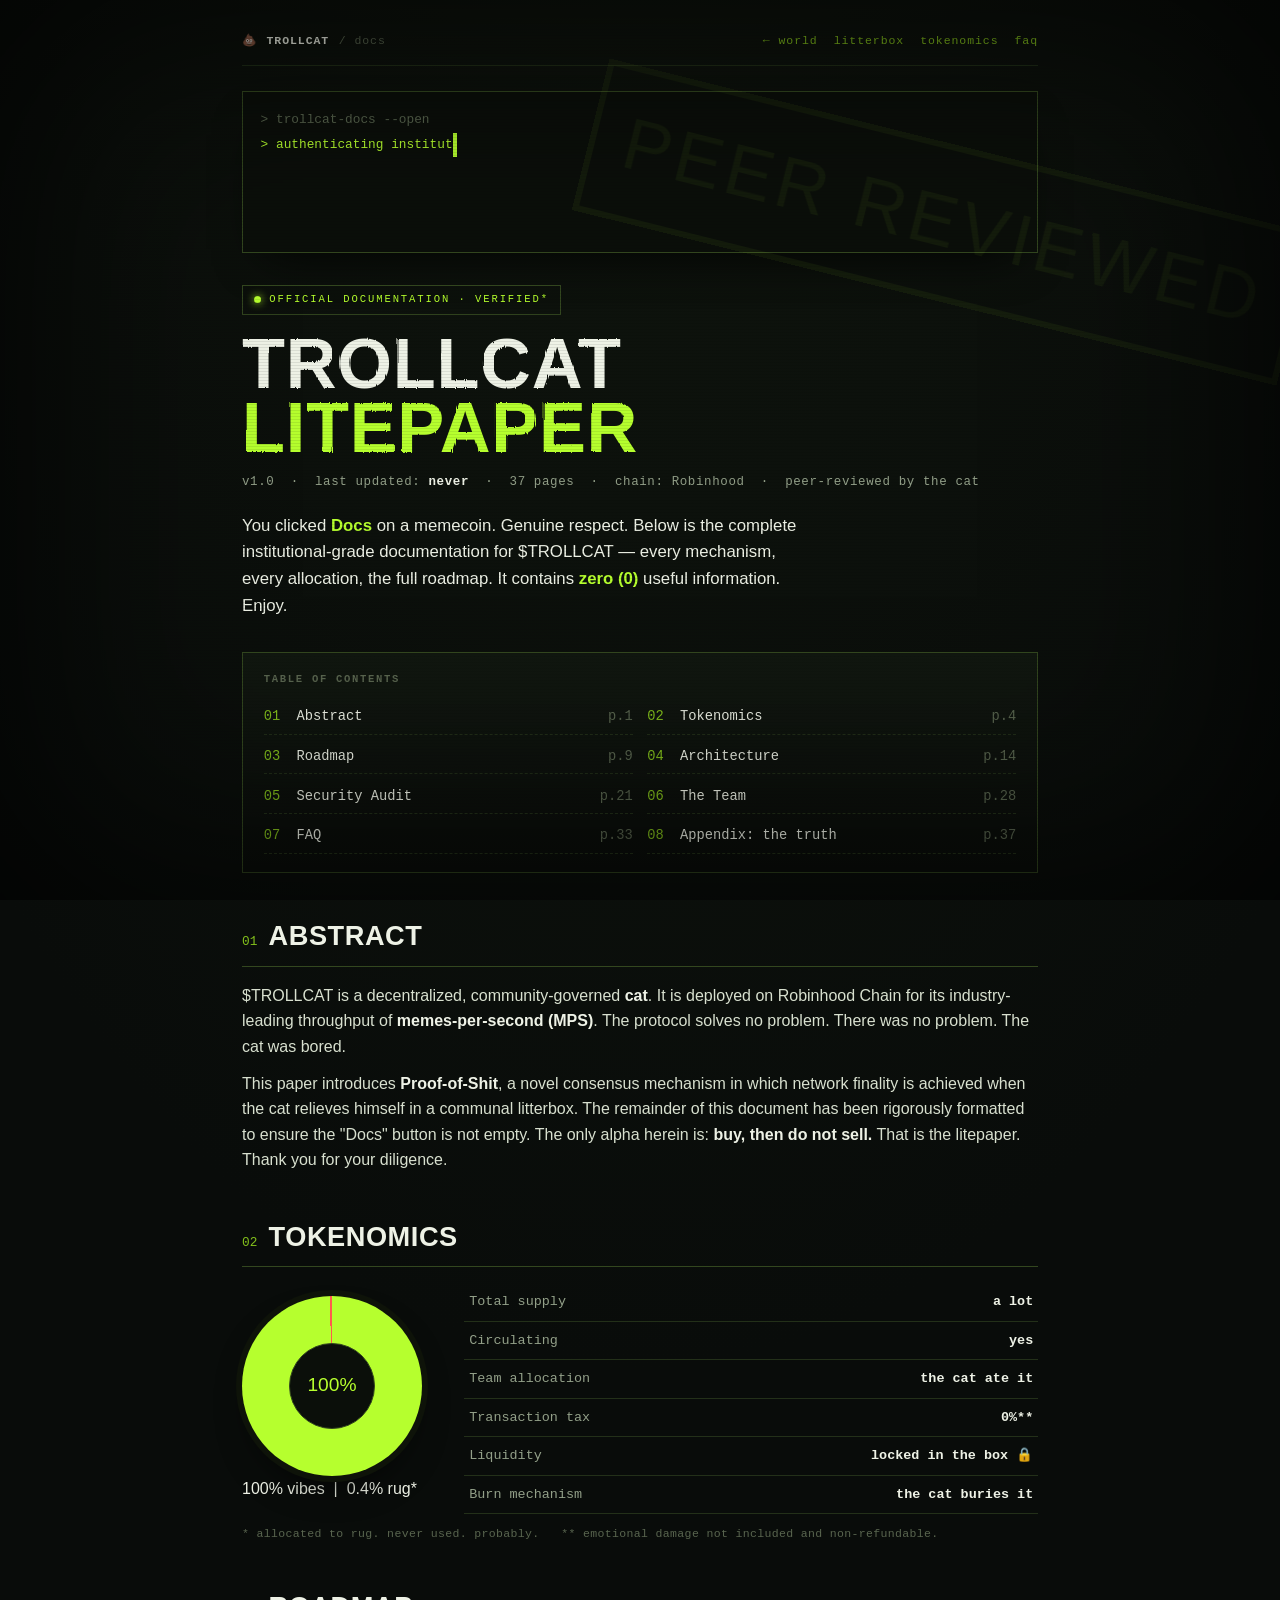
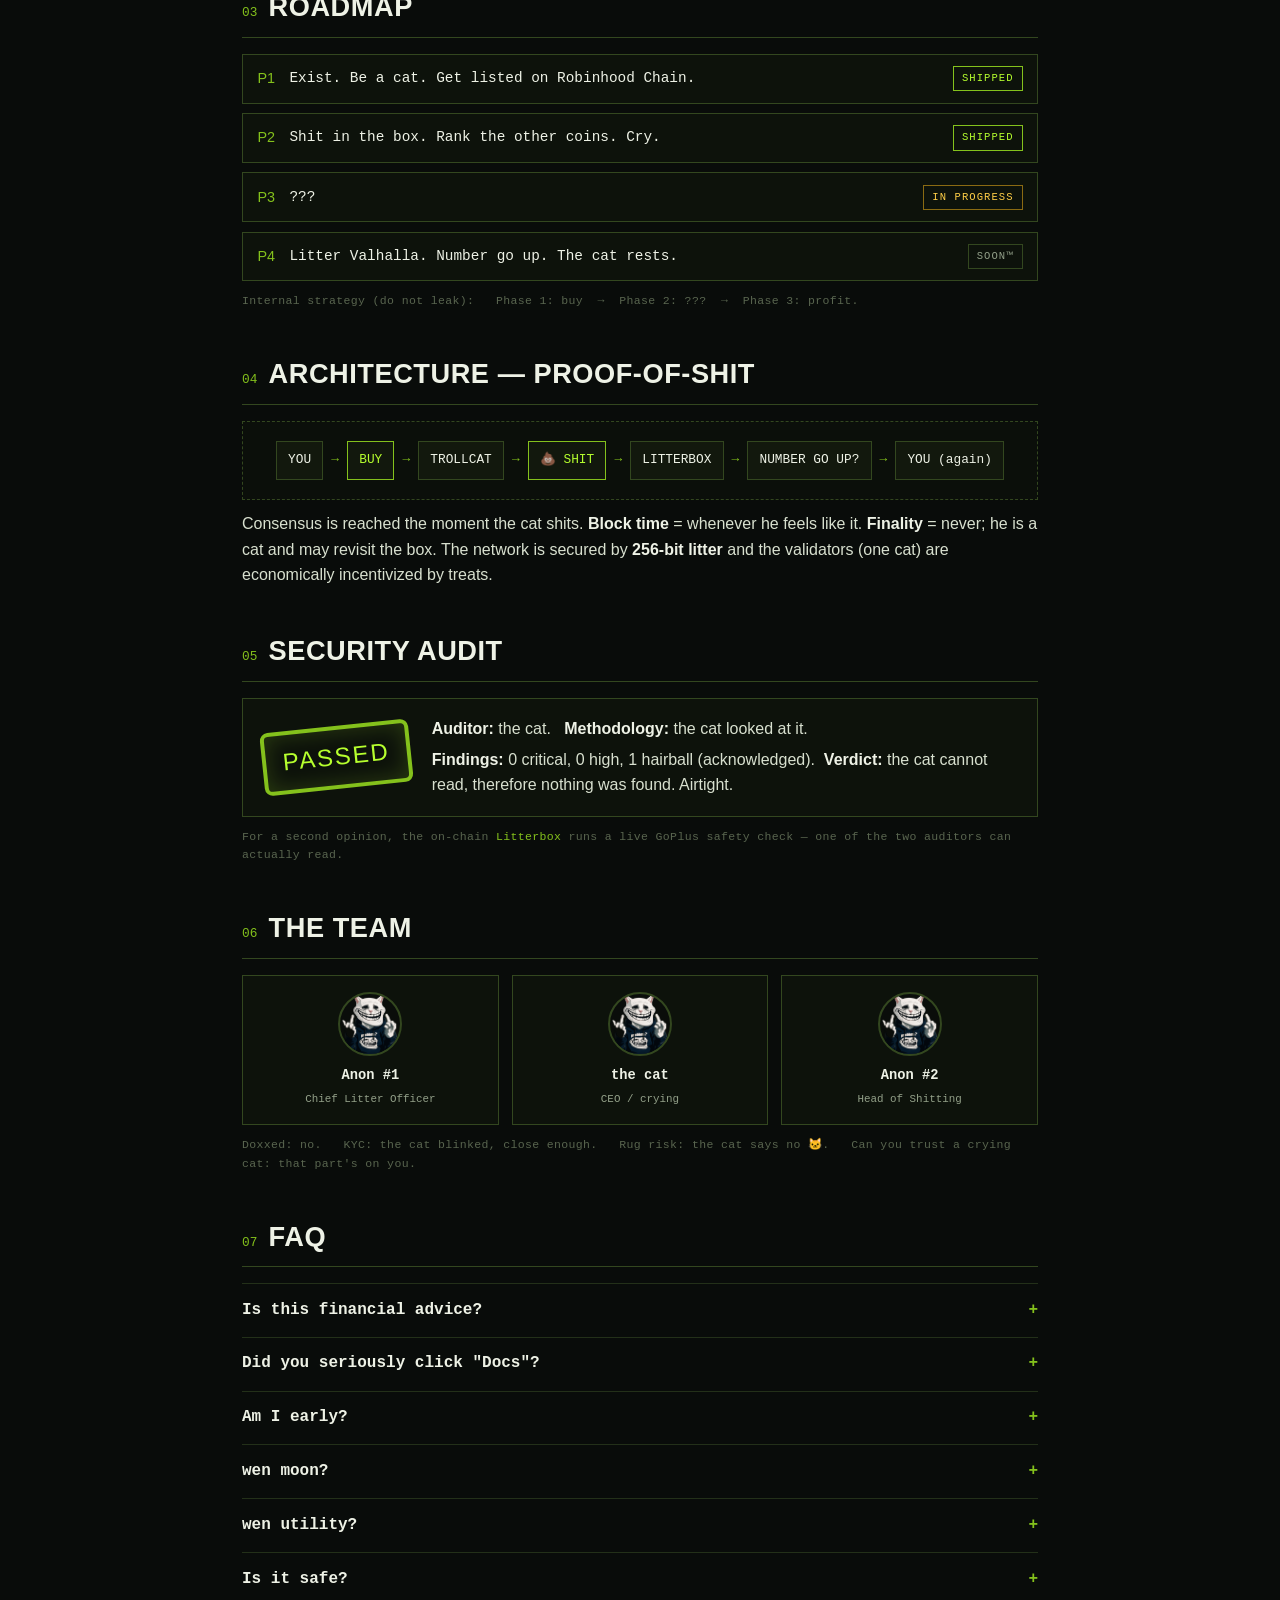
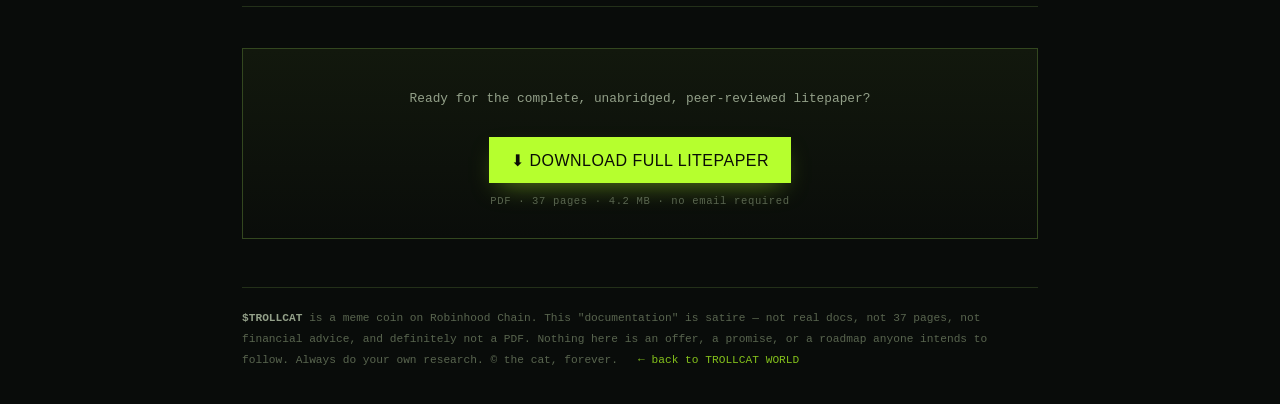
<file: docs/index.html>
<!doctype html>
<html lang="en">
<head>
<meta charset="utf-8">
<meta name="viewport" content="width=device-width, initial-scale=1, viewport-fit=cover">
<title>TROLLCAT &mdash; Official Documentation (Litepaper v1.0)</title>
<meta name="description" content="Institutional-grade 37-page whitepaper for $TROLLCAT on Robinhood Chain. Peer-reviewed. Audited. (it is a cat that shits in a box.)">
<link rel="icon" type="image/svg+xml" href="/favicon.svg">
<link rel="apple-touch-icon" href="/favicon.svg">
<meta name="theme-color" content="#0a0d0b">
<meta property="og:title" content="TROLLCAT &mdash; Official Documentation">
<meta property="og:description" content="The full 37-page institutional litepaper. Tokenomics, roadmap, security audit. (spoiler: it's a cat.)">
<meta property="og:type" content="website">
<meta property="og:url" content="https://trollcat.life/docs">
<meta property="og:image" content="https://trollcat.life/assets/og.jpg">
<meta property="og:image:width" content="1536">
<meta property="og:image:height" content="864">
<meta name="twitter:card" content="summary_large_image">
<meta name="twitter:image" content="https://trollcat.life/assets/og.jpg">
<style>
:root{
  --night:#090c0a;--panel:#111710;--panel2:#161d13;
  --bone:#eef2e6;--fog:#93a089;--faint:#59654f;
  --tox:#b6ff2e;--tox2:#84c11c;--gold:#ffcf47;--tear:#bfeaff;
  --up:#59e08a;--down:#ff5a4d;--edge:#233019;--edge2:#33471f;
  --mono:ui-monospace,"SF Mono","Cascadia Code","JetBrains Mono",Menlo,Consolas,monospace;
  --sans:-apple-system,BlinkMacSystemFont,"Segoe UI",Roboto,Helvetica,Arial,sans-serif;
  --disp:"Archivo Black","Arial Black",Impact,var(--sans);
}
*{box-sizing:border-box;margin:0;padding:0}
html{scroll-behavior:smooth}
body{background:radial-gradient(120% 80% at 50% -10%, #10160e 0%, var(--night) 60%);
  color:var(--bone);font-family:var(--sans);min-height:100vh;overflow-x:hidden;-webkit-font-smoothing:antialiased;line-height:1.6}
img{display:block;max-width:100%}
a{color:var(--tox2);text-decoration:none}
a:hover{color:var(--tox)}
button{font-family:var(--mono);cursor:pointer;color:inherit;background:none;border:none}
::selection{background:var(--tox);color:#0a0a0a}
:focus-visible{outline:2px solid var(--tox);outline-offset:2px}
.scan{position:fixed;inset:0;z-index:60;pointer-events:none;
  background:repeating-linear-gradient(to bottom,rgba(0,0,0,0) 0 2px,rgba(0,0,0,.16) 2px 3px);mix-blend-mode:multiply;opacity:.5}
.vig{position:fixed;inset:0;z-index:59;pointer-events:none;box-shadow:inset 0 0 220px 40px rgba(0,0,0,.7)}
.wrap{max-width:860px;margin:0 auto;padding:clamp(1rem,3vw,2rem)}

/* top bar */
.top{display:flex;align-items:center;justify-content:space-between;gap:1rem;font-family:var(--mono);font-size:.72rem;
  color:var(--faint);letter-spacing:.08em;border-bottom:1px solid var(--edge);padding-bottom:.9rem;margin-bottom:1.6rem;flex-wrap:wrap}
.top .l{display:flex;align-items:center;gap:.6rem}
.top .l b{color:var(--bone)}
.top nav{display:flex;gap:1rem;flex-wrap:wrap}

/* boot terminal */
.term{border:1px solid var(--edge2);background:#0b0f0a;font-family:var(--mono);font-size:.8rem;line-height:1.9;
  padding:1rem 1.1rem;margin-bottom:2rem;box-shadow:0 20px 50px -24px #000;white-space:pre-wrap;min-height:12.6em}
.term .g{color:var(--tox)}.term .d{color:var(--down)}.term .f{color:var(--faint)}
.term .cur{display:inline-block;width:.6ch;background:var(--tox);animation:blink 1s steps(1) infinite}
@keyframes blink{50%{opacity:0}}

/* hero */
.badge{display:inline-flex;align-items:center;gap:.5rem;font-family:var(--mono);font-size:.66rem;letter-spacing:.18em;text-transform:uppercase;
  color:var(--tox);border:1px solid var(--edge2);padding:.35rem .7rem;margin-bottom:1.1rem}
.badge .dot{width:7px;height:7px;border-radius:50%;background:var(--tox);box-shadow:0 0 8px var(--tox);animation:pulse 1.6s infinite}
@keyframes pulse{50%{opacity:.25}}
h1.title{font-family:var(--disp);font-size:clamp(2.2rem,8vw,4.4rem);line-height:.9;text-transform:uppercase;letter-spacing:.01em;filter:url(#gr)}
h1.title .b{color:var(--tox)}
.meta{font-family:var(--mono);color:var(--fog);font-size:.78rem;letter-spacing:.05em;margin-top:.9rem}
.lede{font-size:1.05rem;color:var(--bone);margin-top:1.2rem;max-width:60ch}
.lede b{color:var(--tox)}

/* watermark stamp */
.stamp{position:fixed;right:-2%;top:16%;transform:rotate(14deg);font-family:var(--disp);font-size:clamp(2rem,7vw,4.5rem);
  color:rgba(182,255,46,.05);border:6px solid rgba(182,255,46,.05);padding:.2em .4em;letter-spacing:.06em;z-index:0;pointer-events:none;text-transform:uppercase}

/* TOC */
.toc{border:1px solid var(--edge2);background:linear-gradient(180deg,var(--panel),#0a0d0a);margin:2rem 0;padding:1.1rem 1.3rem}
.toc h4{font-family:var(--mono);font-size:.66rem;letter-spacing:.16em;text-transform:uppercase;color:var(--faint);margin-bottom:.8rem}
.toc ol{list-style:none;counter-reset:t;display:grid;grid-template-columns:1fr 1fr;gap:.35rem .9rem}
@media(max-width:560px){.toc ol{grid-template-columns:1fr}}
.toc li{counter-increment:t;font-family:var(--mono);font-size:.86rem;border-bottom:1px dashed var(--edge);padding:.35rem 0}
.toc li::before{content:counter(t,decimal-leading-zero) " ";color:var(--tox2);margin-right:.5rem}
.toc li a{color:var(--bone)}.toc li a:hover{color:var(--tox)}
.toc .pg{float:right;color:var(--faint)}

/* sections */
section{position:relative;z-index:1;margin:2.6rem 0;scroll-margin-top:1rem}
.sh{display:flex;align-items:baseline;gap:.7rem;border-bottom:1px solid var(--edge2);padding-bottom:.5rem;margin-bottom:1rem}
.sh .no{font-family:var(--mono);color:var(--tox2);font-size:.8rem}
.sh h2{font-family:var(--disp);text-transform:uppercase;font-size:clamp(1.2rem,3.6vw,1.7rem);letter-spacing:.02em}
p{margin:.7rem 0;color:#d8e0cf}
p b{color:var(--bone)}
.mut{color:var(--fog)}
.small{font-family:var(--mono);font-size:.72rem;color:var(--faint);letter-spacing:.03em}

/* tokenomics */
.tok{display:grid;grid-template-columns:200px 1fr;gap:1.4rem;align-items:center}
@media(max-width:560px){.tok{grid-template-columns:1fr;justify-items:center}}
.pie{width:180px;height:180px;border-radius:50%;position:relative;
  background:conic-gradient(var(--tox) 0 99.6%, var(--down) 99.6% 100%);
  box-shadow:0 0 0 6px #0e1309,0 18px 40px -18px #000}
.pie::after{content:"100%";position:absolute;inset:26%;border-radius:50%;background:#0b0f0a;border:1px solid var(--edge2);
  display:flex;align-items:center;justify-content:center;font-family:var(--disp);color:var(--tox);font-size:1.2rem}
.pie .lg{position:absolute;left:50%;bottom:-2.3rem;transform:translateX(-50%);white-space:nowrap;font-family:var(--mono);font-size:.7rem;color:var(--fog)}
table{width:100%;border-collapse:collapse;font-family:var(--mono);font-size:.84rem}
td{padding:.5rem .3rem;border-bottom:1px solid var(--edge)}
td:first-child{color:var(--fog)}td:last-child{color:var(--bone);text-align:right;font-weight:700}

/* roadmap */
.road{display:grid;gap:.6rem}
.ph{display:grid;grid-template-columns:auto 1fr auto;gap:.9rem;align-items:center;border:1px solid var(--edge2);padding:.7rem .9rem;background:#0d120b}
.ph .n{font-family:var(--disp);color:var(--tox2);font-size:.9rem}
.ph .t{font-family:var(--mono);font-size:.9rem;color:var(--bone)}
.ph .s{font-family:var(--mono);font-size:.66rem;letter-spacing:.1em;text-transform:uppercase;padding:.2rem .5rem;border:1px solid var(--edge2);color:var(--fog)}
.ph.done .s{color:var(--tox);border-color:var(--tox2)}
.ph.now .s{color:var(--gold);border-color:#8a6a12}

/* architecture flow */
.flow{display:flex;flex-wrap:wrap;align-items:center;gap:.5rem;justify-content:center;font-family:var(--mono);font-size:.8rem;
  border:1px dashed var(--edge2);padding:1.2rem;background:#0b0f0a;text-align:center}
.node{border:1px solid var(--edge2);padding:.5rem .7rem;color:var(--bone);background:#12180d}
.node.hot{border-color:var(--tox2);color:var(--tox)}
.arw{color:var(--tox2)}

/* audit stamp */
.audit{display:flex;align-items:center;gap:1.3rem;border:1px solid var(--edge2);padding:1.1rem 1.2rem;background:#0d120b;flex-wrap:wrap}
.passed{font-family:var(--disp);color:var(--tox);border:4px solid var(--tox2);border-radius:8px;padding:.35em .7em;
  transform:rotate(-6deg);font-size:1.5rem;letter-spacing:.08em;text-transform:uppercase;box-shadow:0 0 22px rgba(182,255,46,.18) inset}
.audit .body{flex:1;min-width:220px}

/* team */
.team{display:grid;grid-template-columns:repeat(3,1fr);gap:.8rem}
@media(max-width:560px){.team{grid-template-columns:1fr}}
.mate{border:1px solid var(--edge2);background:#0d120b;padding:1rem;text-align:center}
.mate img{width:64px;height:64px;border-radius:50%;object-fit:cover;object-position:center top;margin:0 auto .6rem;border:2px solid var(--edge2);background:#0a0d0a}
.mate .nm{font-family:var(--mono);font-weight:700;font-size:.86rem;color:var(--bone)}
.mate .ro{font-family:var(--mono);font-size:.68rem;color:var(--fog);margin-top:.2rem}

/* faq */
.faq{border-top:1px solid var(--edge)}
.qa{border-bottom:1px solid var(--edge);padding:.85rem 0}
.qa .q{font-family:var(--mono);font-weight:700;color:var(--bone);cursor:pointer;display:flex;justify-content:space-between;gap:1rem}
.qa .q::after{content:"+";color:var(--tox2)}
.qa.open .q::after{content:"\2212"}
.qa .a{color:var(--fog);font-family:var(--mono);font-size:.86rem;max-height:0;overflow:hidden;transition:max-height .25s;}
.qa.open .a{max-height:12em;margin-top:.5rem}

/* download CTA */
.cta{margin:2.6rem 0;text-align:center;border:1px solid var(--edge2);background:linear-gradient(180deg,#12180d,#0a0d0a);padding:1.8rem 1rem}
.cta p{color:var(--fog);font-family:var(--mono);font-size:.8rem}
.dl{margin-top:1rem;display:inline-flex;align-items:center;gap:.6rem;background:var(--tox);color:#0a0d06;font-family:var(--disp);
  text-transform:uppercase;letter-spacing:.03em;font-size:1rem;padding:.85rem 1.4rem;border:none;box-shadow:0 10px 26px -10px rgba(182,255,46,.5);transition:transform .12s}
.dl:hover{transform:translateY(-2px)}
.dl:active{transform:translateY(0)}
.dlsz{font-family:var(--mono);font-size:.66rem;color:var(--faint);margin-top:.6rem;letter-spacing:.06em}

/* footer */
footer{border-top:1px solid var(--edge);margin-top:3rem;padding-top:1.2rem;font-family:var(--mono);font-size:.7rem;color:var(--faint);line-height:1.9}
footer a{color:var(--tox2)}

/* GOTCHA overlay */
#gotcha{position:fixed;inset:0;z-index:300;background:rgba(6,9,7,.94);display:none;flex-direction:column;align-items:center;justify-content:center;
  text-align:center;padding:1.5rem;overflow:hidden}
#gotcha.on{display:flex}
#gotcha img{width:min(230px,52vw);filter:drop-shadow(0 20px 30px rgba(0,0,0,.6));animation:gwob .8s ease-in-out infinite}
@keyframes gwob{50%{transform:translateY(-8px) rotate(-2deg)}}
#gotcha h3{font-family:var(--disp);text-transform:uppercase;font-size:clamp(2rem,9vw,4rem);color:var(--tox);margin-top:.6rem;filter:url(#gr)}
#gotcha p{max-width:44ch;color:var(--bone);font-family:var(--mono);font-size:.9rem}
#gotcha .x{margin-top:1.3rem;border:1px solid var(--tox2);color:var(--tox);font-family:var(--mono);text-transform:uppercase;letter-spacing:.1em;padding:.6rem 1.1rem}
.pp{position:fixed;top:-8%;font-size:2rem;z-index:301;pointer-events:none;will-change:transform}

@media(prefers-reduced-motion:reduce){*{animation:none!important}}
</style>
</head>
<body>
<svg width="0" height="0" style="position:absolute" aria-hidden="true">
  <filter id="gr"><feTurbulence type="fractalNoise" baseFrequency="0.9 0.02" numOctaves="1" seed="4" result="t"/>
  <feDisplacementMap in="SourceGraphic" in2="t" scale="3"/></filter>
</svg>
<div class="scan"></div><div class="vig"></div>
<div class="stamp">Peer&nbsp;Reviewed</div>

<div class="wrap">
  <div class="top">
    <div class="l">&#128169; <b>TROLLCAT</b> <span>/ docs</span></div>
    <nav>
      <a href="/">&larr; world</a>
      <a href="/litterbox.html">litterbox</a>
      <a href="#tok">tokenomics</a>
      <a href="#faq">faq</a>
    </nav>
  </div>

  <div class="term" id="term" aria-label="loading the whitepaper"></div>

  <span class="badge"><span class="dot"></span>Official Documentation &middot; verified*</span>
  <h1 class="title">TROLLCAT<br><span class="b">LITEPAPER</span></h1>
  <p class="meta">v1.0 &nbsp;&middot;&nbsp; last updated: <b>never</b> &nbsp;&middot;&nbsp; 37 pages &nbsp;&middot;&nbsp; chain: Robinhood &nbsp;&middot;&nbsp; peer-reviewed by the cat</p>
  <p class="lede">You clicked <b>Docs</b> on a memecoin. Genuine respect. Below is the complete institutional-grade documentation for $TROLLCAT &mdash; every mechanism, every allocation, the full roadmap. It contains <b>zero (0)</b> useful information. Enjoy.</p>

  <div class="toc">
    <h4>Table of Contents</h4>
    <ol>
      <li><a href="#abs">Abstract</a><span class="pg">p.1</span></li>
      <li><a href="#tok">Tokenomics</a><span class="pg">p.4</span></li>
      <li><a href="#road">Roadmap</a><span class="pg">p.9</span></li>
      <li><a href="#arch">Architecture</a><span class="pg">p.14</span></li>
      <li><a href="#audit">Security Audit</a><span class="pg">p.21</span></li>
      <li><a href="#team">The Team</a><span class="pg">p.28</span></li>
      <li><a href="#faq">FAQ</a><span class="pg">p.33</span></li>
      <li><a href="#dl">Appendix: the truth</a><span class="pg">p.37</span></li>
    </ol>
  </div>

  <section id="abs">
    <div class="sh"><span class="no">01</span><h2>Abstract</h2></div>
    <p>$TROLLCAT is a decentralized, community-governed <b>cat</b>. It is deployed on Robinhood Chain for its industry-leading throughput of <b>memes-per-second (MPS)</b>. The protocol solves no problem. There was no problem. The cat was bored.</p>
    <p>This paper introduces <b>Proof-of-Shit</b>, a novel consensus mechanism in which network finality is achieved when the cat relieves himself in a communal litterbox. The remainder of this document has been rigorously formatted to ensure the "Docs" button is not empty. The only alpha herein is: <b>buy, then do not sell.</b> That is the litepaper. Thank you for your diligence.</p>
  </section>

  <section id="tok">
    <div class="sh"><span class="no">02</span><h2>Tokenomics</h2></div>
    <div class="tok">
      <div style="position:relative"><div class="pie"></div><div class="lg">100% vibes &nbsp;|&nbsp; 0.4% rug*</div></div>
      <table>
        <tr><td>Total supply</td><td>a lot</td></tr>
        <tr><td>Circulating</td><td>yes</td></tr>
        <tr><td>Team allocation</td><td>the cat ate it</td></tr>
        <tr><td>Transaction tax</td><td>0%**</td></tr>
        <tr><td>Liquidity</td><td>locked in the box &#128274;</td></tr>
        <tr><td>Burn mechanism</td><td>the cat buries it</td></tr>
      </table>
    </div>
    <p class="small">* allocated to rug. never used. probably. &nbsp; ** emotional damage not included and non-refundable.</p>
  </section>

  <section id="road">
    <div class="sh"><span class="no">03</span><h2>Roadmap</h2></div>
    <div class="road">
      <div class="ph done"><span class="n">P1</span><span class="t">Exist. Be a cat. Get listed on Robinhood Chain.</span><span class="s">Shipped</span></div>
      <div class="ph done"><span class="n">P2</span><span class="t">Shit in the box. Rank the other coins. Cry.</span><span class="s">Shipped</span></div>
      <div class="ph now"><span class="n">P3</span><span class="t">???</span><span class="s">In progress</span></div>
      <div class="ph"><span class="n">P4</span><span class="t">Litter Valhalla. Number go up. The cat rests.</span><span class="s">Soon&#8482;</span></div>
    </div>
    <p class="small">Internal strategy (do not leak): &nbsp; Phase 1: buy &nbsp;&rarr;&nbsp; Phase 2: ??? &nbsp;&rarr;&nbsp; Phase 3: profit.</p>
  </section>

  <section id="arch">
    <div class="sh"><span class="no">04</span><h2>Architecture &mdash; Proof-of-Shit</h2></div>
    <div class="flow">
      <span class="node">YOU</span><span class="arw">&rarr;</span>
      <span class="node hot">BUY</span><span class="arw">&rarr;</span>
      <span class="node">TROLLCAT</span><span class="arw">&rarr;</span>
      <span class="node hot">&#128169; SHIT</span><span class="arw">&rarr;</span>
      <span class="node">LITTERBOX</span><span class="arw">&rarr;</span>
      <span class="node">NUMBER GO UP?</span><span class="arw">&rarr;</span>
      <span class="node">YOU (again)</span>
    </div>
    <p>Consensus is reached the moment the cat shits. <b>Block time</b> = whenever he feels like it. <b>Finality</b> = never; he is a cat and may revisit the box. The network is secured by <b>256-bit litter</b> and the validators (one cat) are economically incentivized by treats.</p>
  </section>

  <section id="audit">
    <div class="sh"><span class="no">05</span><h2>Security Audit</h2></div>
    <div class="audit">
      <div class="passed">Passed</div>
      <div class="body">
        <p style="margin:0"><b>Auditor:</b> the cat. &nbsp; <b>Methodology:</b> the cat looked at it.</p>
        <p style="margin:.3rem 0 0"><b>Findings:</b> 0 critical, 0 high, 1 hairball (acknowledged). &nbsp;<b>Verdict:</b> the cat cannot read, therefore nothing was found. Airtight.</p>
      </div>
    </div>
    <p class="small">For a second opinion, the on-chain <a href="/litterbox.html">Litterbox</a> runs a live GoPlus safety check &mdash; one of the two auditors can actually read.</p>
  </section>

  <section id="team">
    <div class="sh"><span class="no">06</span><h2>The Team</h2></div>
    <div class="team">
      <div class="mate"><img src="/assets/trollcat.png" alt=""><div class="nm">Anon #1</div><div class="ro">Chief Litter Officer</div></div>
      <div class="mate"><img src="/assets/trollcat.png" alt=""><div class="nm">the cat</div><div class="ro">CEO / crying</div></div>
      <div class="mate"><img src="/assets/trollcat.png" alt=""><div class="nm">Anon #2</div><div class="ro">Head of Shitting</div></div>
    </div>
    <p class="small">Doxxed: no. &nbsp; KYC: the cat blinked, close enough. &nbsp; Rug risk: the cat says no &#128049;. &nbsp; Can you trust a crying cat: that part's on you.</p>
  </section>

  <section id="faq">
    <div class="sh"><span class="no">07</span><h2>FAQ</h2></div>
    <div class="faq" id="faqlist">
      <div class="qa"><div class="q">Is this financial advice?</div><div class="a">No. It's a cat.</div></div>
      <div class="qa"><div class="q">Did you seriously click "Docs"?</div><div class="a">Yes. We saw. It's logged forever. The cat is proud of you.</div></div>
      <div class="qa"><div class="q">Am I early?</div><div class="a">If you're asking, yes. If you're selling, no.</div></div>
      <div class="qa"><div class="q">wen moon?</div><div class="a">The cat is thinking about it. Do not rush the cat.</div></div>
      <div class="qa"><div class="q">wen utility?</div><div class="a">The utility is the cat. You already have it. You're welcome.</div></div>
      <div class="qa"><div class="q">Is it safe?</div><div class="a">GoPlus and the cat both say it's fine. One of them can read. Always DYOR &mdash; it's a meme.</div></div>
    </div>
  </section>

  <div class="cta" id="dl">
    <p>Ready for the complete, unabridged, peer-reviewed litepaper?</p>
    <button class="dl" id="dlbtn">&#11015; Download full litepaper</button>
    <div class="dlsz">PDF &middot; 37 pages &middot; 4.2&nbsp;MB &middot; no email required</div>
  </div>

  <footer>
    <b style="color:var(--fog)">$TROLLCAT</b> is a meme coin on Robinhood Chain. This "documentation" is satire &mdash; not real docs, not 37 pages, not financial advice, and definitely not a PDF. Nothing here is an offer, a promise, or a roadmap anyone intends to follow. Always do your own research. &copy; the cat, forever. &nbsp; <a href="/">&larr; back to TROLLCAT WORLD</a>
  </footer>
</div>

<div id="gotcha" role="dialog" aria-label="gotcha">
  <img src="/assets/trollcat.png" alt="TROLLCAT">
  <h3>Gotcha</h3>
  <p>there is no PDF. there was never a PDF. you clicked "Download" on a memecoin's fake docs. iconic. now go buy <b style="color:var(--tox)">$TROLLCAT</b> &mdash; or don't, the cat is crying either way.</p>
  <button class="x" id="gclose">close (ngmi)</button>
</div>

<script>
(function(){
  // ---- boot terminal ----
  var lines=[
    ["> trollcat-docs --open","f"],
    ["> authenticating institutional access... ok","g"],
    ["> fetching whitepaper (37 pages)...","f"],
    ["> decrypting tokenomics [########..] 84%","f"],
    ["> ERROR: whitepaper.pdf not found","d"],
    ["> loading fallback: the_truth.txt","f"],
    ["> it is a cat. it shits in a box. you are early.","g"],
    ["> (or you are not. the cat won't say.)","f"]
  ];
  var el=document.getElementById('term'); var li=0, ci=0, html="";
  function tick(){
    if(li>=lines.length){ el.innerHTML=html+'<span class="cur">&nbsp;</span>'; return; }
    var txt=lines[li][0], cls=lines[li][1];
    if(ci===0) html+='<span class="'+cls+'">';
    var ch=txt.charAt(ci); if(ch==='<')ch='&lt;';
    el.innerHTML=html+ch+'</span><span class="cur">&nbsp;</span>';
    html+=ch; ci++;
    if(ci>=txt.length){ html+='</span>\n'; li++; ci=0; setTimeout(tick, 260); }
    else setTimeout(tick, 16+Math.random()*26);
  }
  tick();

  // ---- FAQ accordion ----
  [].forEach.call(document.querySelectorAll('#faqlist .qa'),function(qa){
    qa.querySelector('.q').addEventListener('click',function(){ qa.classList.toggle('open'); });
  });

  // ---- GOTCHA download ----
  var g=document.getElementById('gotcha'), rain=null;
  function poopRain(){
    for(var i=0;i<26;i++){ (function(k){
      var d=document.createElement('div'); d.className='pp'; d.textContent=String.fromCodePoint(0x1F4A9);
      d.style.left=(Math.random()*100)+'vw'; d.style.fontSize=(1.2+Math.random()*2.2)+'rem';
      var dur=2.4+Math.random()*2.6, delay=Math.random()*1.2;
      d.style.transition='transform '+dur+'s linear '+delay+'s, opacity .4s';
      document.body.appendChild(d);
      requestAnimationFrame(function(){ d.style.transform='translateY(112vh) rotate('+(Math.random()*720-360)+'deg)'; });
      setTimeout(function(){ d.remove(); }, (dur+delay)*1000+200);
    })(i); }
  }
  document.getElementById('dlbtn').addEventListener('click',function(){
    g.classList.add('on'); poopRain(); rain=setInterval(poopRain, 2600);
  });
  function close(){ g.classList.remove('on'); if(rain){ clearInterval(rain); rain=null; } }
  document.getElementById('gclose').addEventListener('click',close);
  g.addEventListener('click',function(e){ if(e.target===g) close(); });
  document.addEventListener('keydown',function(e){ if(e.key==='Escape') close(); });
})();
</script>
</body>
</html>
</file>
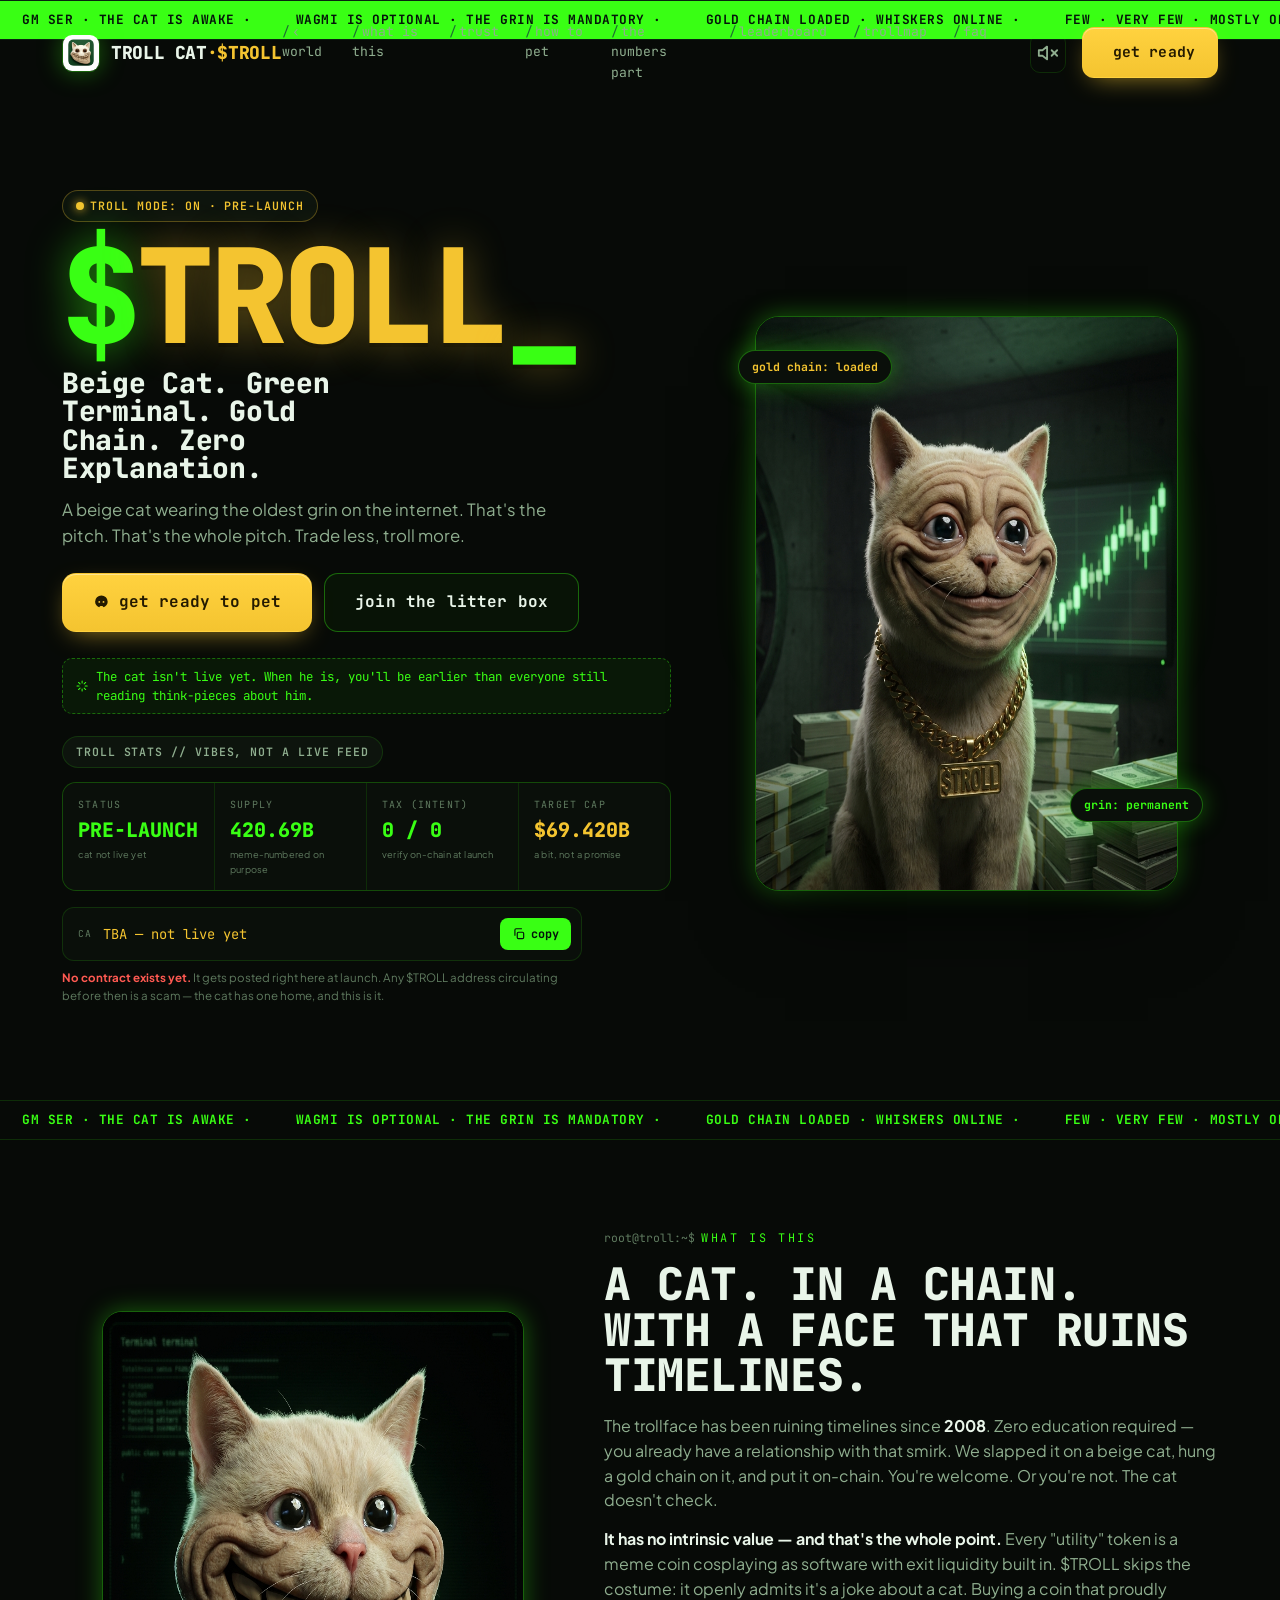
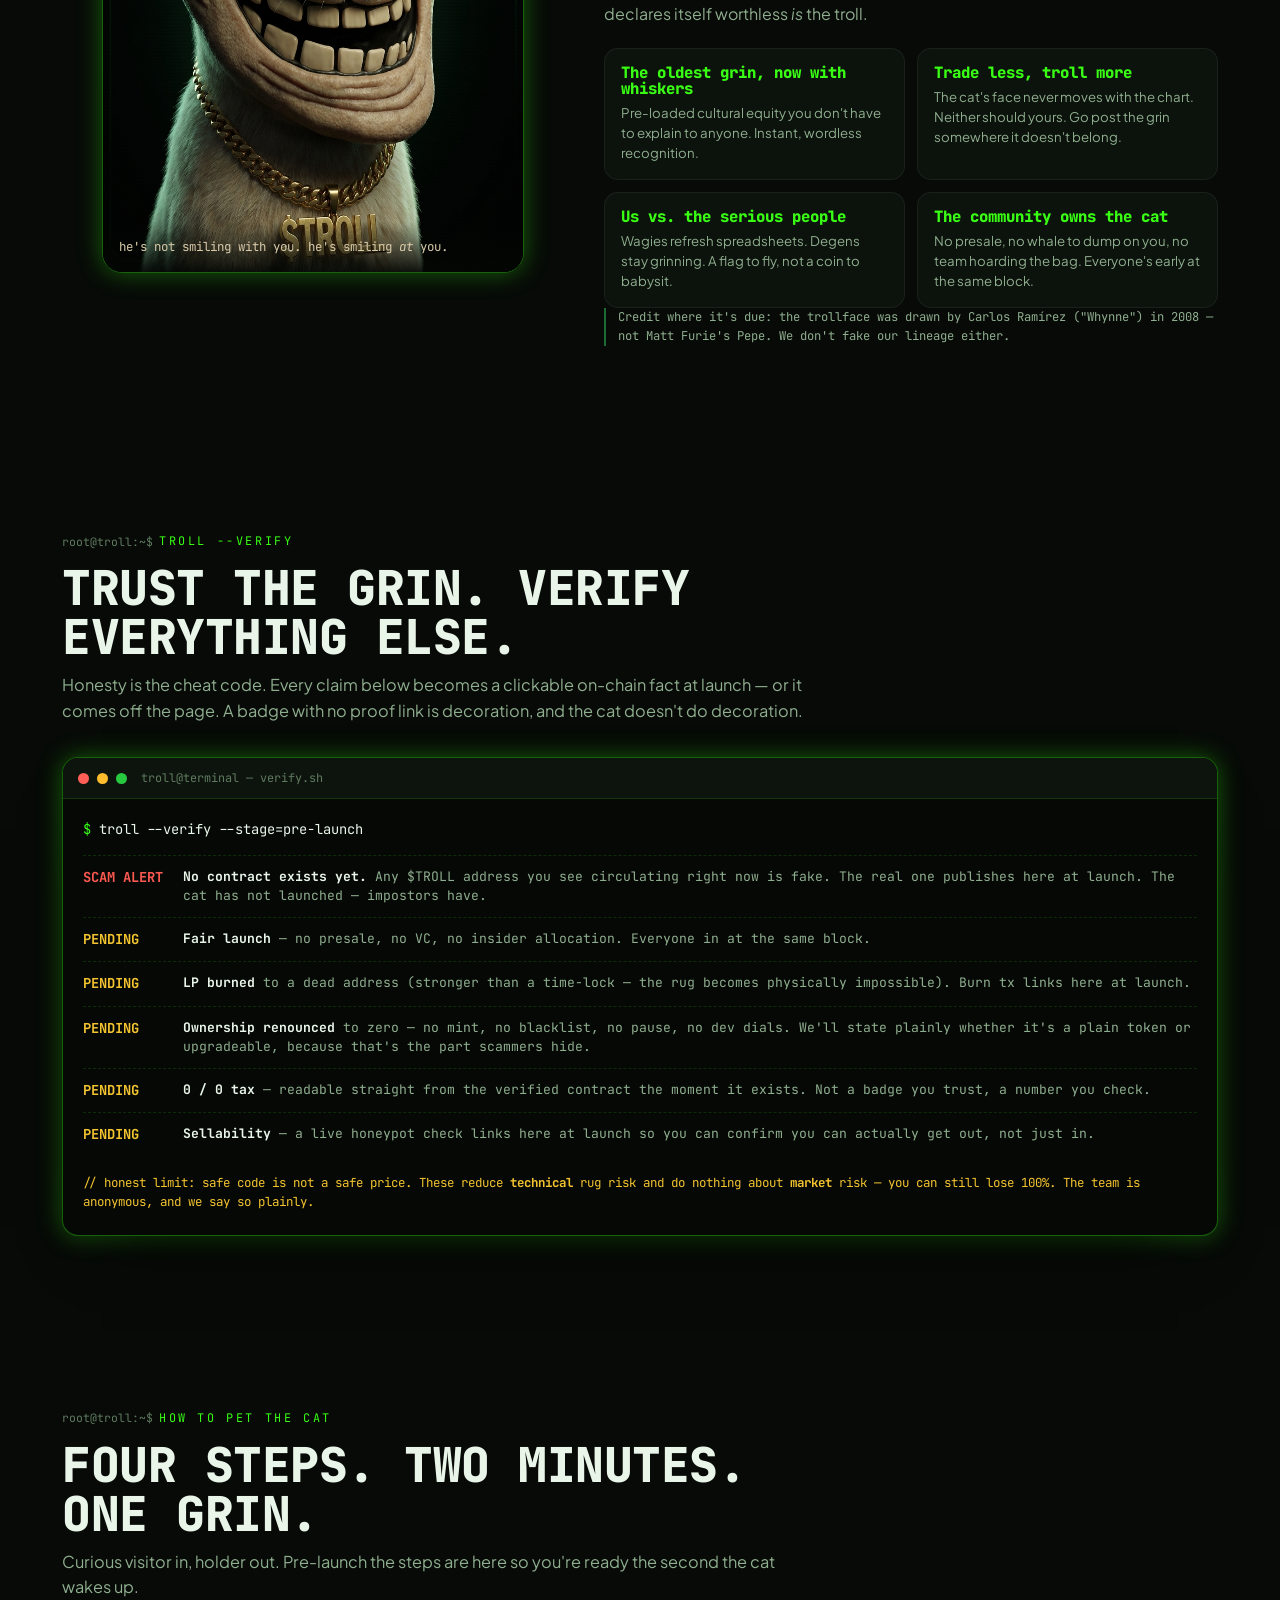
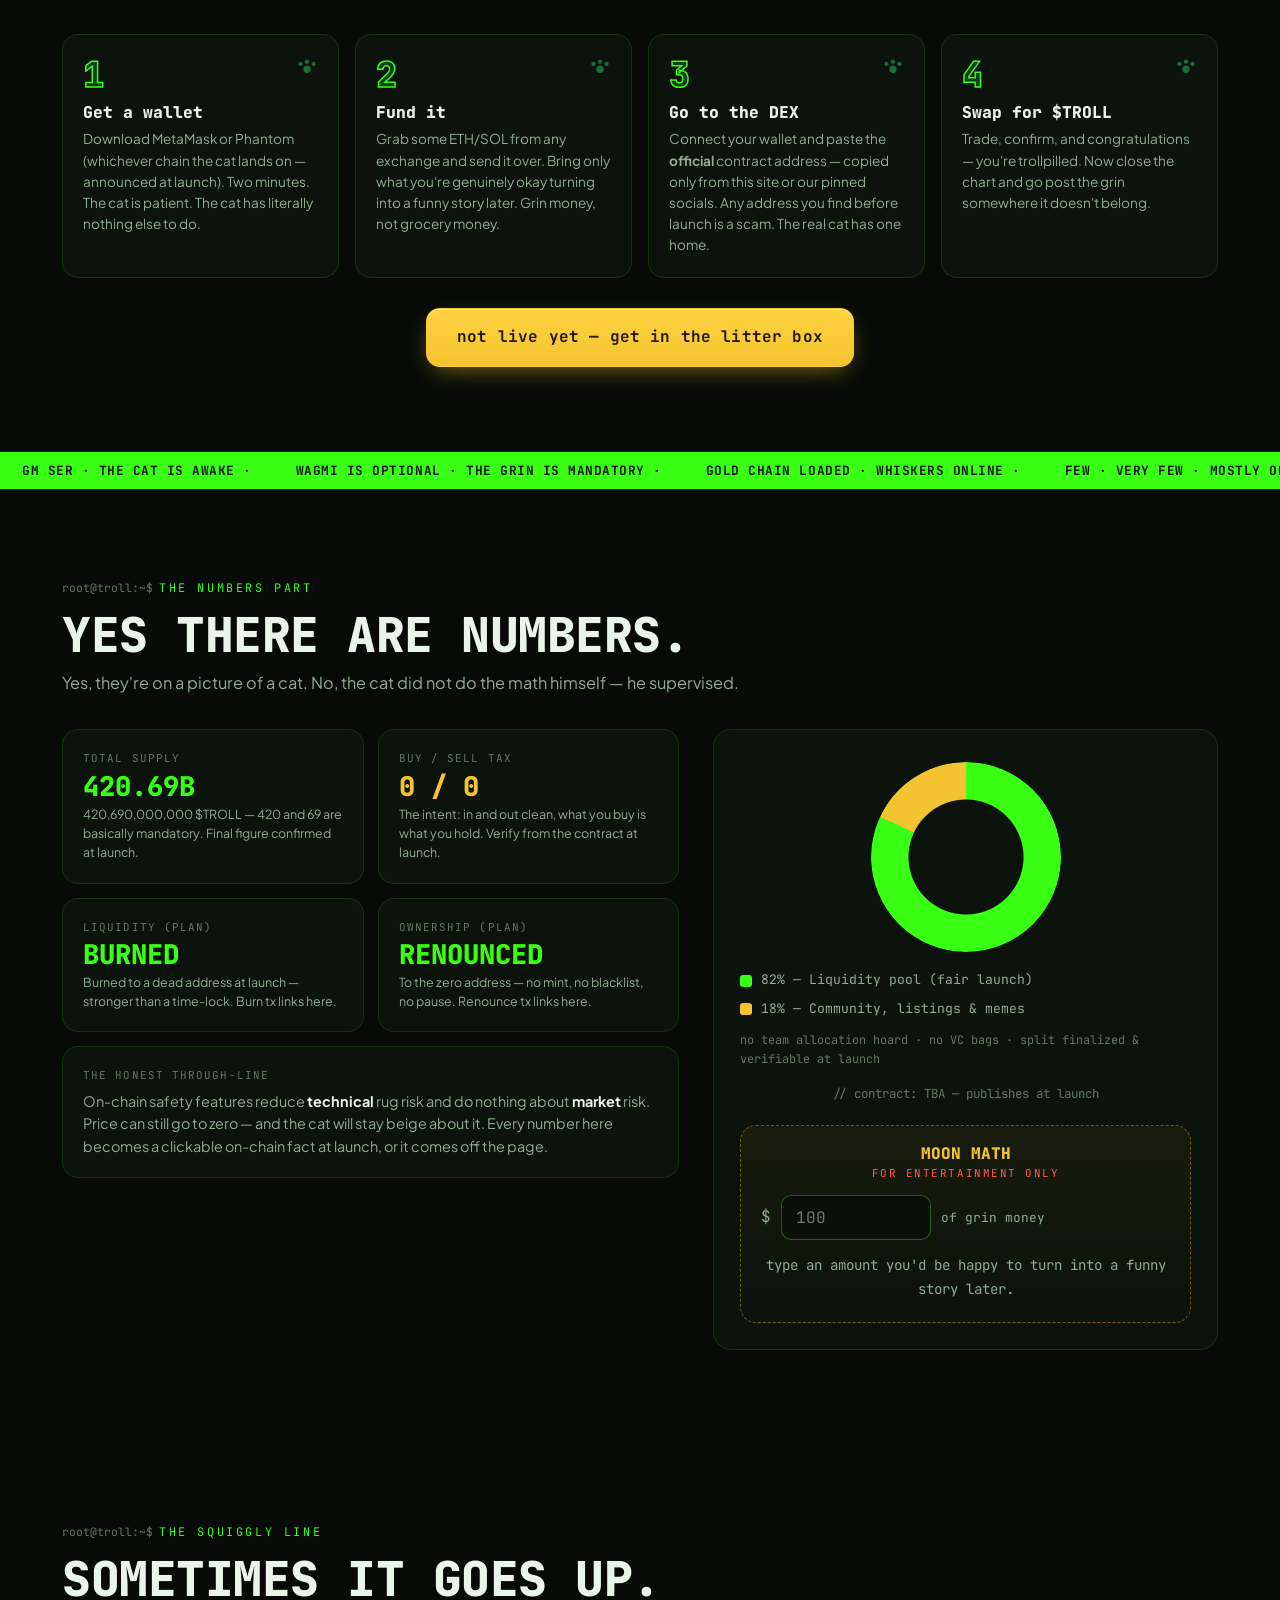
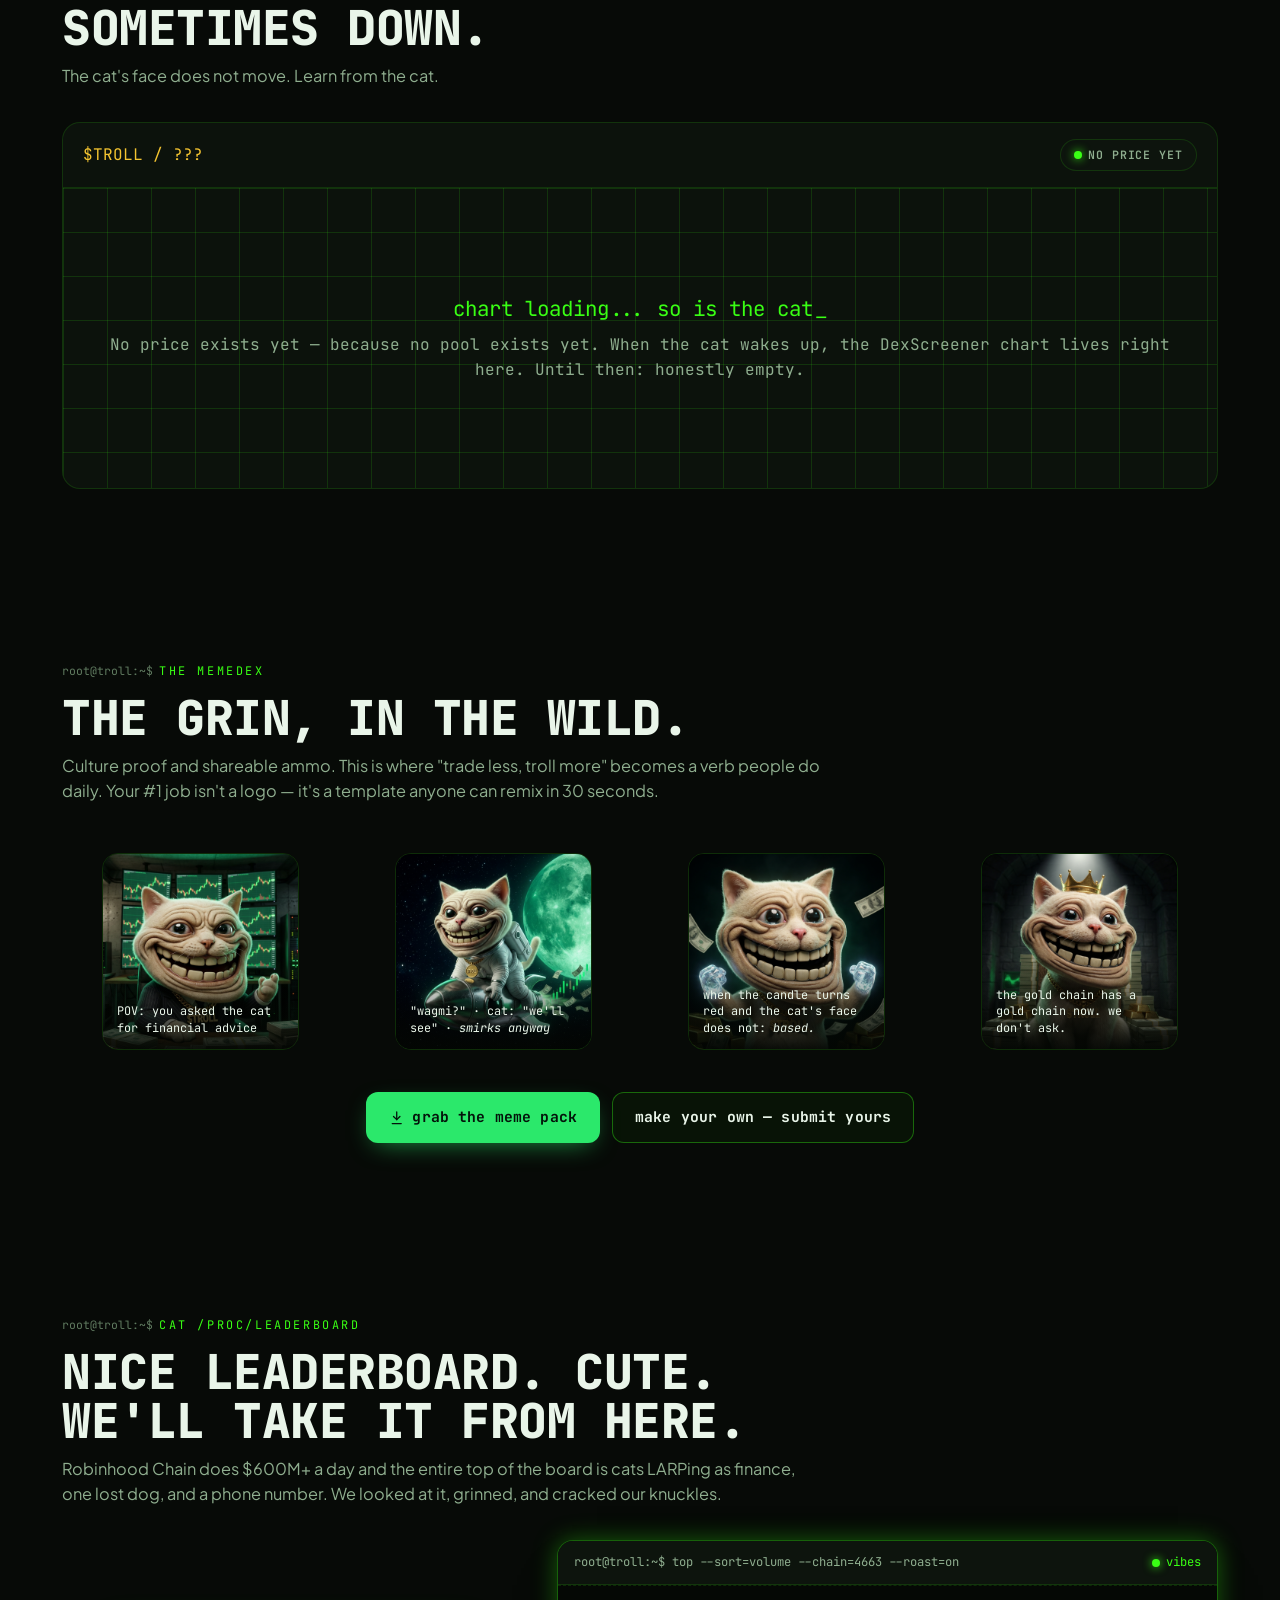
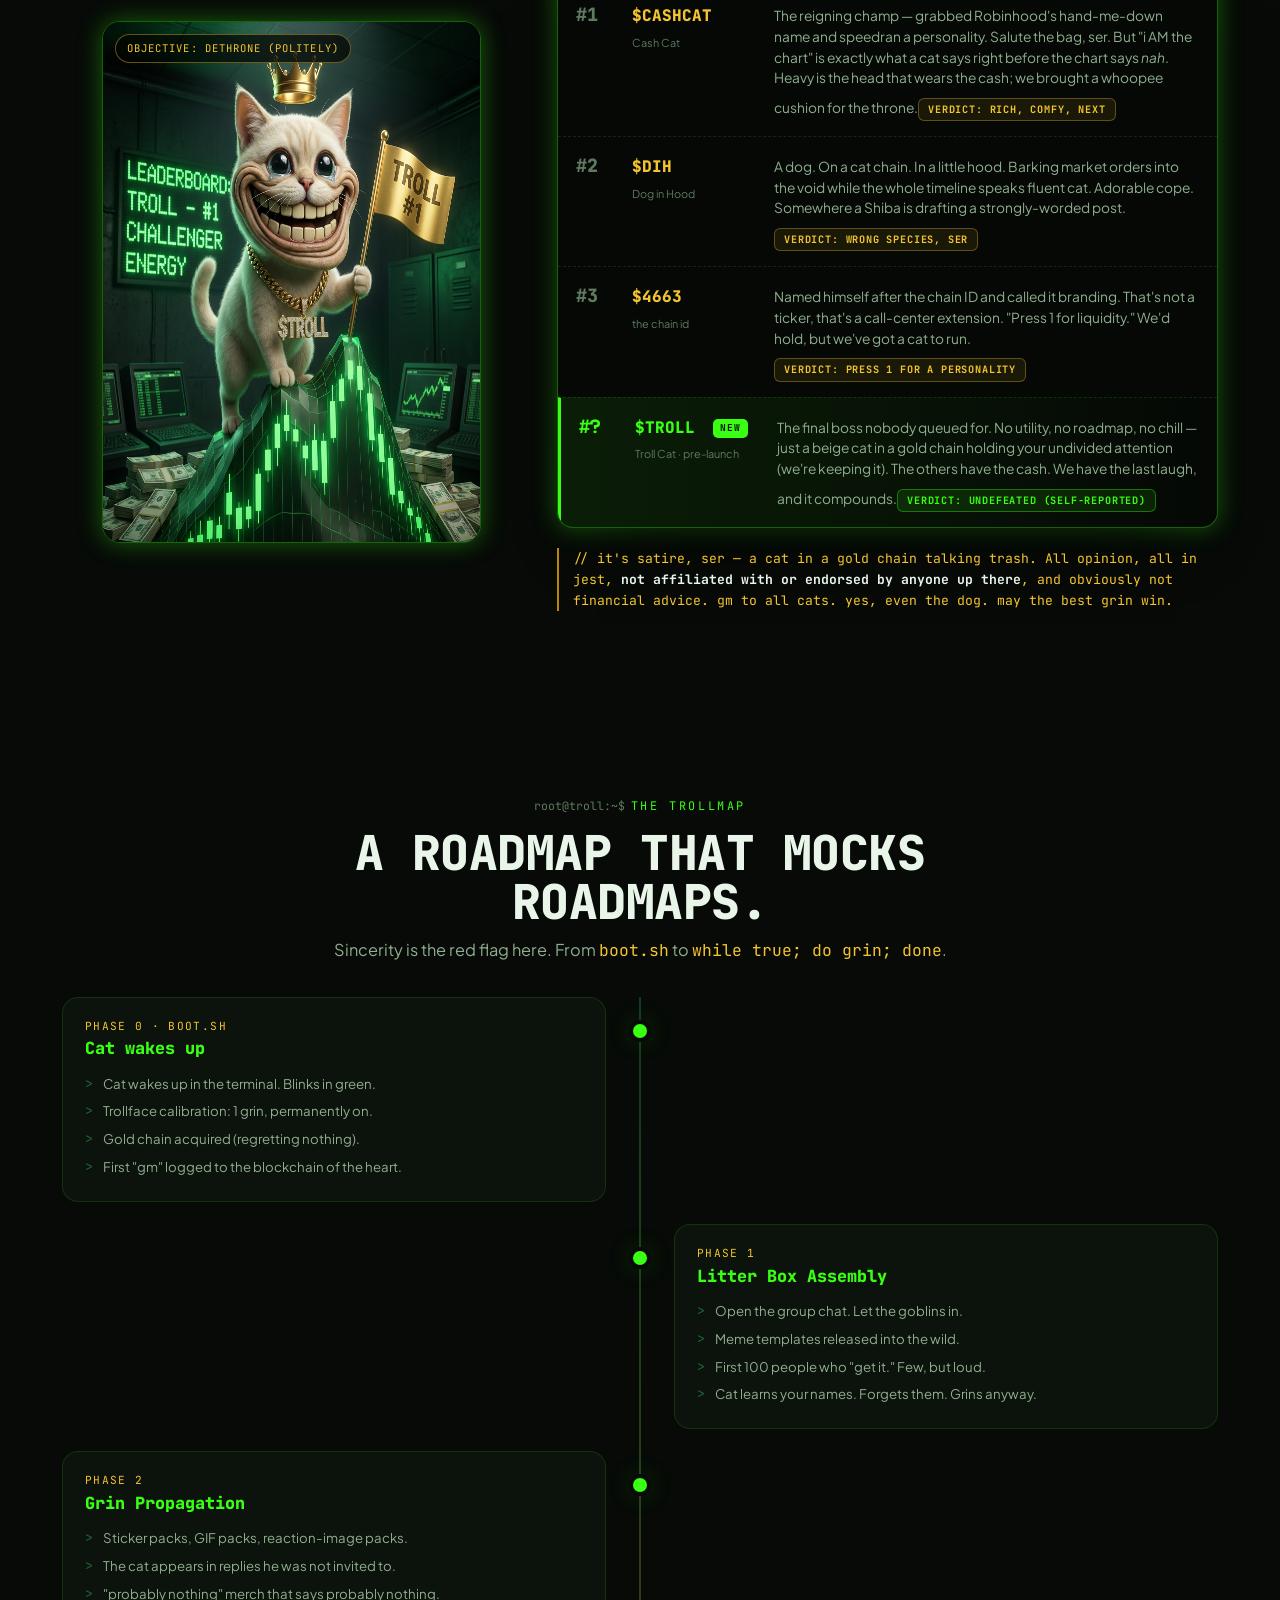
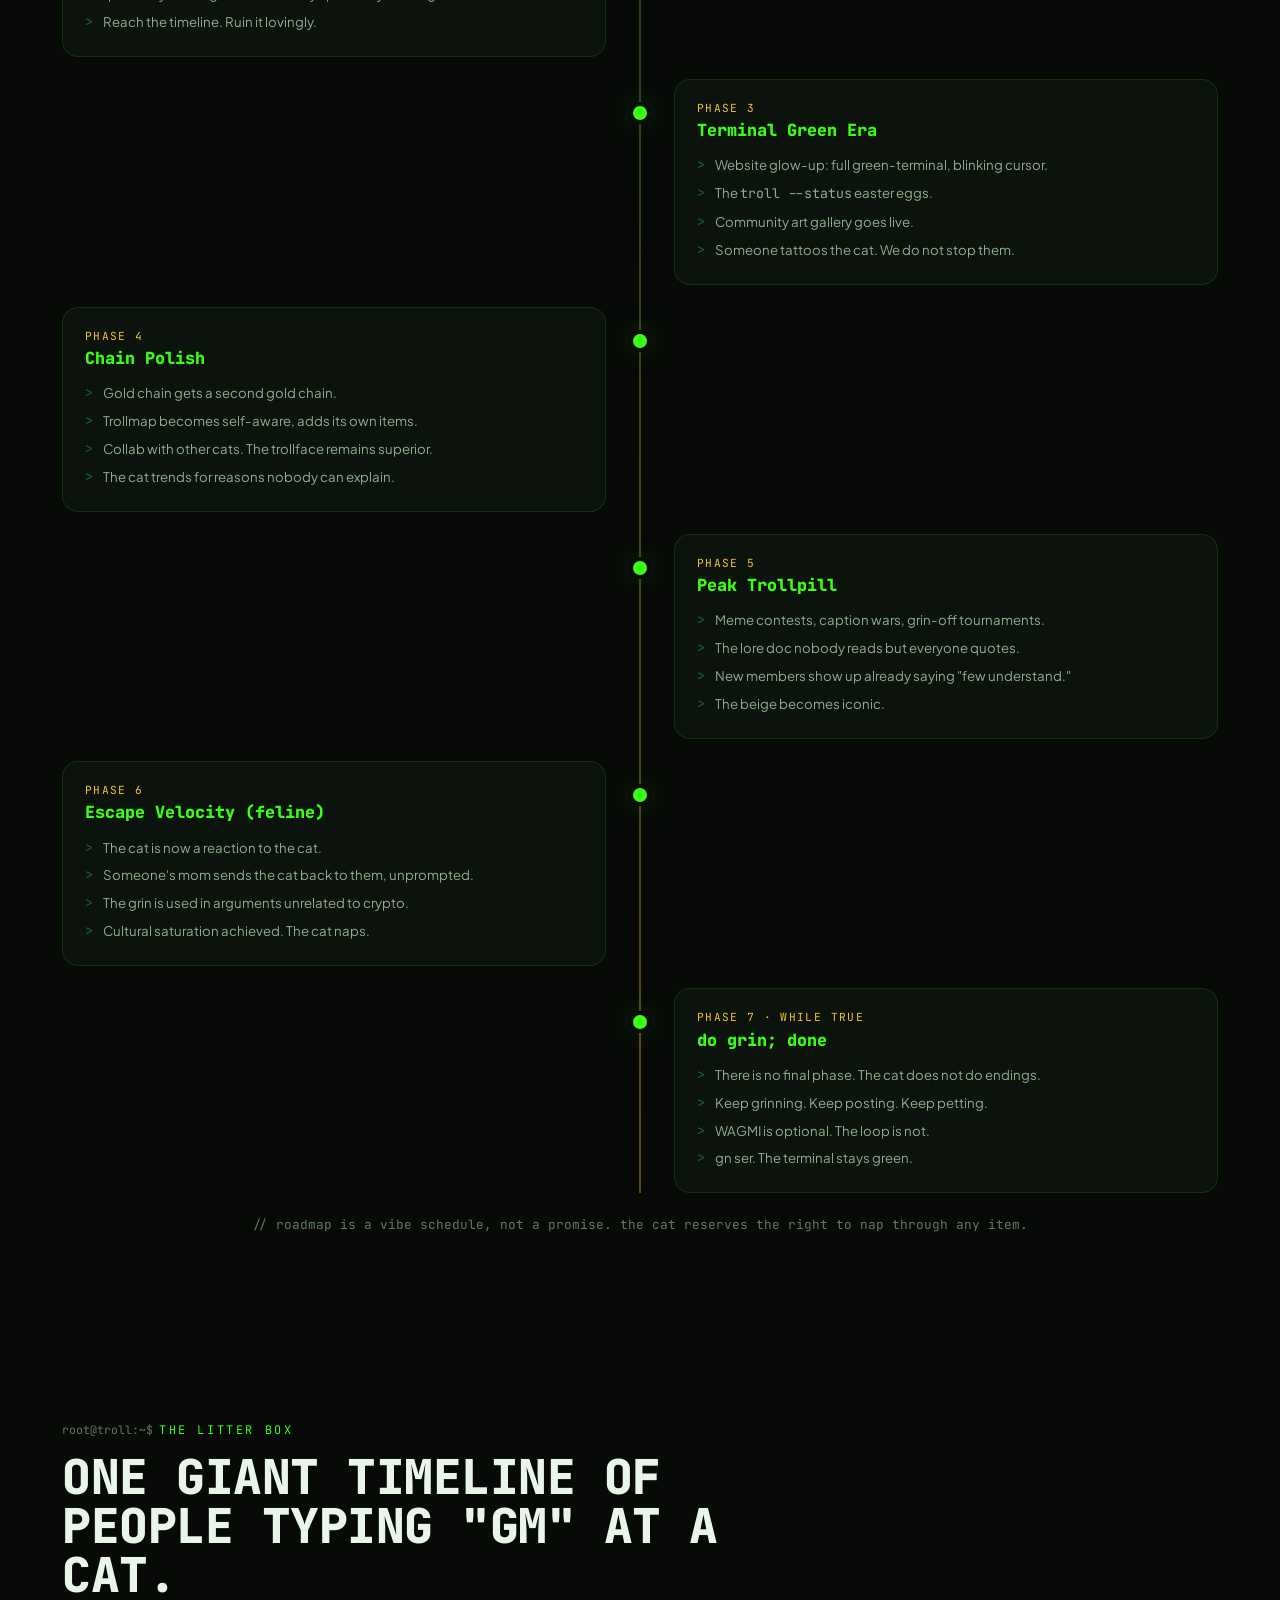
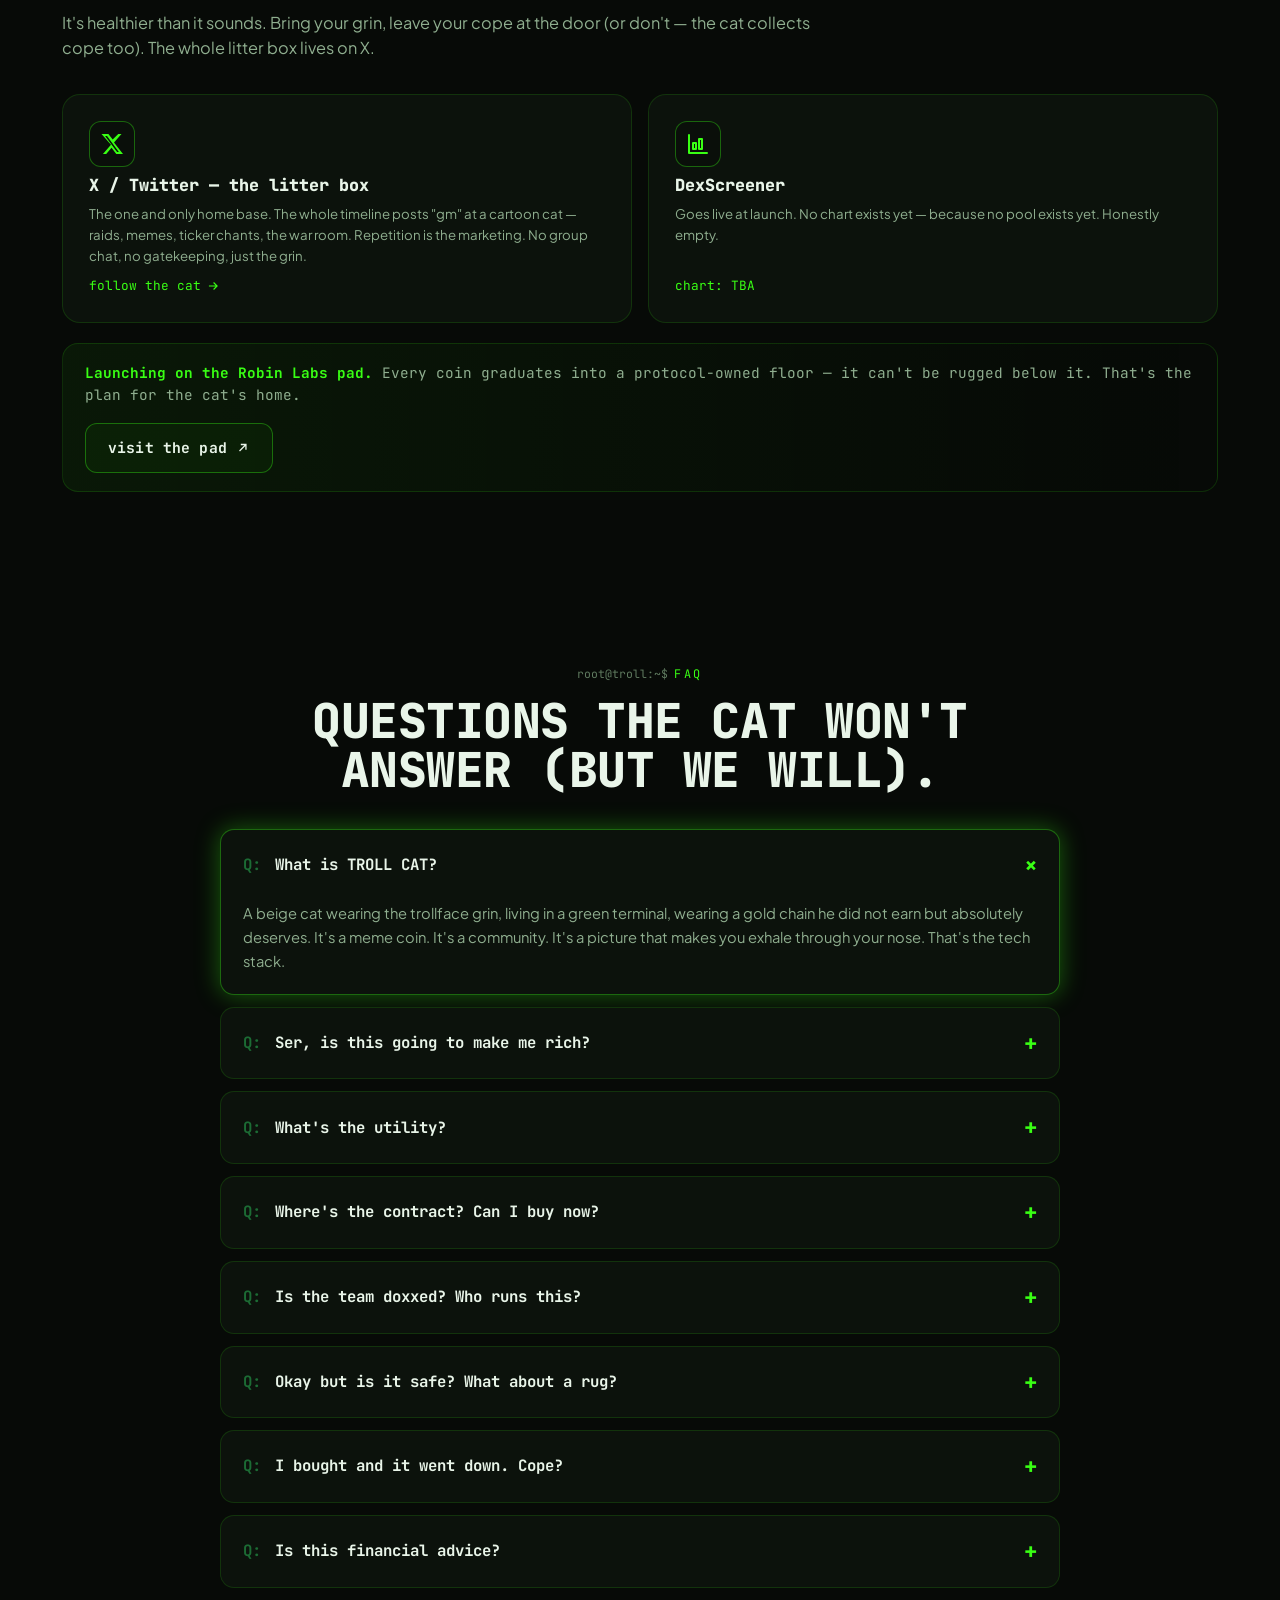
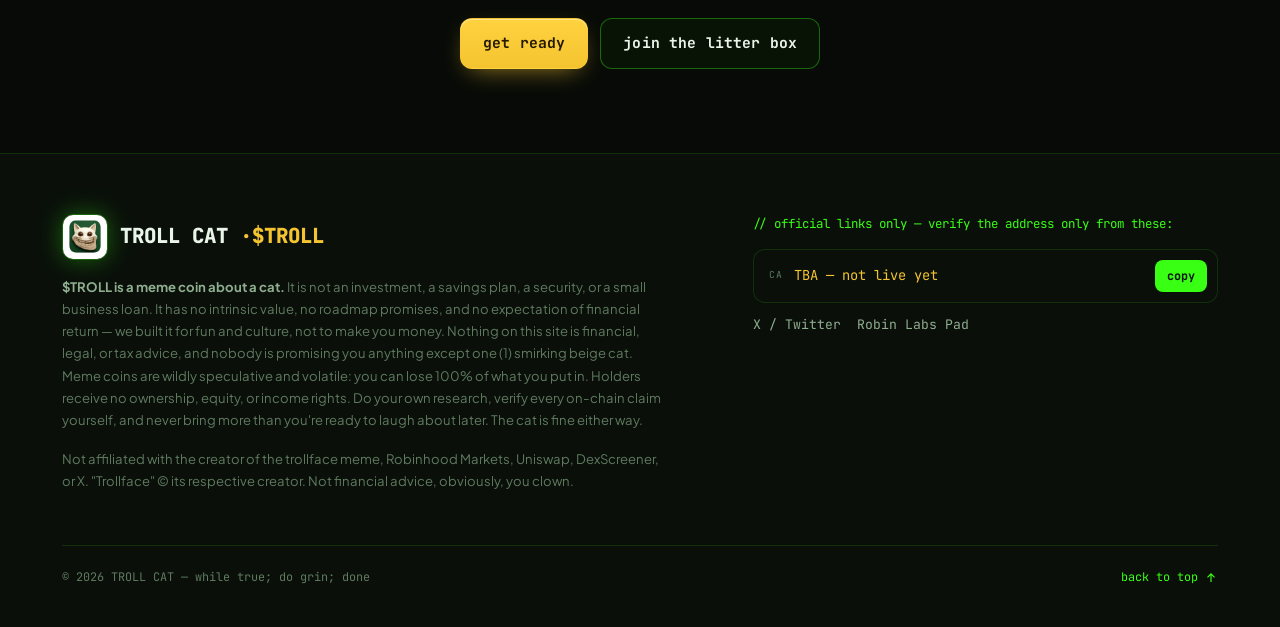
<file: trollcat-landing.html>
<!DOCTYPE html>
<html lang="en" data-launched="0">
<head>
<meta charset="UTF-8" />
<meta name="viewport" content="width=device-width, initial-scale=1.0" />
<title>TROLL CAT ($TROLL) — Hold. Trade. Troll.</title>
<meta name="description" content="A beige cat wearing the oldest grin on the internet, in a gold chain, living in a green terminal. $TROLL is a meme coin about a cat — no promises, all vibes. Not financial advice." />
<link rel="canonical" href="https://trollcat.robinlab.io/" />

<!-- open graph / twitter -->
<meta property="og:type" content="website" />
<meta property="og:title" content="TROLL CAT ($TROLL) — Hold. Trade. Troll." />
<meta property="og:description" content="Beige cat. Green terminal. Gold chain. Zero explanation. A meme coin about a cat — no promises, all vibes." />
<meta property="og:image" content="assets/img/og_banner.png" />
<meta name="twitter:card" content="summary_large_image" />
<meta name="twitter:title" content="TROLL CAT ($TROLL)" />
<meta name="twitter:description" content="You cannot out-troll the Troll Cat. Not financial advice, barely feline advice." />
<meta name="twitter:image" content="assets/img/og_banner.png" />
<meta name="theme-color" content="#070a07" />

<!-- favicon -->
<link rel="icon" type="image/png" href="assets/img/icon.png" />
<link rel="apple-touch-icon" href="assets/img/icon.png" />

<!-- fonts -->
<link rel="preconnect" href="https://fonts.googleapis.com" />
<link rel="preconnect" href="https://fonts.gstatic.com" crossorigin />
<link href="https://fonts.googleapis.com/css2?family=JetBrains+Mono:wght@400;700;800&family=Plus+Jakarta+Sans:wght@400;500;600;700&display=swap" rel="stylesheet" />
<link rel="stylesheet" href="assets/css/styles.css" />
<style>
  /* launch-state conditional visibility + sound icon states */
  [data-launched="0"] .when-live{display:none!important}
  [data-launched="1"] .when-pre{display:none!important}
  .sound .off{display:none}.sound .on{display:block}
  .sound[data-on="0"] .on{display:none}.sound[data-on="0"] .off{display:block}
</style>
</head>
<body data-boop-root>

<!-- ============================ NAV ============================ -->
<header class="nav">
  <div class="nav-in">
    <a class="brand" href="#top" aria-label="Troll Cat home">
      <img src="assets/img/icon.png" alt="Troll Cat" width="38" height="38" />
      <span>TROLL&nbsp;CAT<span class="tk">·$TROLL</span></span>
    </a>
    <nav class="nav-links" aria-label="Primary">
      <a href="index.html">&lsaquo; world</a>
      <a href="#about">what is this</a>
      <a href="#trust">trust</a>
      <a href="#how">how to pet</a>
      <a href="#numbers">the numbers part</a>
      <a href="#leaderboard">leaderboard</a>
      <a href="#trollmap">trollmap</a>
      <a href="#faq">faq</a>
    </nav>
    <span class="spacer"></span>
    <button class="sound" data-on="0" title="toggle purr" aria-label="Toggle sound">
      <svg class="on" viewBox="0 0 24 24" fill="none" stroke="currentColor" stroke-width="2" stroke-linecap="round" stroke-linejoin="round"><path d="M11 5 6 9H2v6h4l5 4V5z"/><path d="M15.5 8.5a5 5 0 0 1 0 7"/><path d="M19 5a9 9 0 0 1 0 14"/></svg>
      <svg class="off" viewBox="0 0 24 24" fill="none" stroke="currentColor" stroke-width="2" stroke-linecap="round" stroke-linejoin="round"><path d="M11 5 6 9H2v6h4l5 4V5z"/><line x1="22" y1="9" x2="16" y2="15"/><line x1="16" y1="9" x2="22" y2="15"/></svg>
    </button>
    <a class="btn btn-gold pulse" data-link="buy" data-pet href="#how">
      <svg viewBox="0 0 24 24" fill="currentColor" width="16" height="16"><path d="M12 2a9 9 0 0 0-9 9c0 4 3 7 6 8 0-1 1-2 3-2s3 1 3 2c3-1 6-4 6-8a9 9 0 0 0-9-9zm-3 8a1.3 1.3 0 1 1 0 2.6A1.3 1.3 0 0 1 9 10zm6 0a1.3 1.3 0 1 1 0 2.6A1.3 1.3 0 0 1 15 10z"/></svg>
      <span class="when-pre">get ready</span><span class="when-live">pet the cat</span>
    </a>
    <button class="burger" aria-label="Menu">
      <svg viewBox="0 0 24 24" fill="none" stroke="currentColor" stroke-width="2" stroke-linecap="round"><line x1="4" y1="7" x2="20" y2="7"/><line x1="4" y1="12" x2="20" y2="12"/><line x1="4" y1="17" x2="20" y2="17"/></svg>
    </button>
  </div>
</header>

<div id="top"></div>
<!-- ========================== MARQUEE ========================== -->
<div class="marquee" aria-hidden="true"><div class="track"></div></div>

<!-- ============================ HERO =========================== -->
<section class="hero" id="hero">
  <canvas id="matrix"></canvas>
  <div class="hero-in">
    <div class="hero-copy">
      <span class="chip gold" style="margin-bottom:18px"><span class="dot"></span>TROLL MODE: ON · PRE-LAUNCH</span>
      <div class="wordmark"><span class="s">$</span>TROLL<span class="blink" style="color:var(--green)">_</span></div>
      <h1>Beige Cat. Green Terminal. Gold Chain. Zero Explanation.</h1>
      <p class="sub">A beige cat wearing the oldest grin on the internet. That's the pitch. That's the whole pitch. Trade less, troll more.</p>
      <div class="cta">
        <a class="btn btn-gold btn-lg pulse" data-link="buy" data-pet href="#how">
          <svg viewBox="0 0 24 24" fill="currentColor" width="18" height="18"><path d="M12 2a9 9 0 0 0-9 9c0 4 3 7 6 8 0-1 1-2 3-2s3 1 3 2c3-1 6-4 6-8a9 9 0 0 0-9-9zm-3 8a1.3 1.3 0 1 1 0 2.6A1.3 1.3 0 0 1 9 10zm6 0a1.3 1.3 0 1 1 0 2.6A1.3 1.3 0 0 1 15 10z"/></svg>
          <span class="when-pre">get ready to pet</span><span class="when-live">pet the cat</span>
        </a>
        <a class="btn btn-ghost btn-lg" data-link="x" data-boop="240" href="#community">join the litter box</a>
      </div>
      <div class="early">
        <svg viewBox="0 0 24 24" width="16" height="16" fill="none" stroke="currentColor" stroke-width="2" stroke-linecap="round"><path d="M12 2v4M12 18v4M2 12h4M18 12h4M5 5l3 3M16 16l3 3M19 5l-3 3M8 16l-3 3"/></svg>
        The cat isn't live yet. When he is, you'll be earlier than everyone still reading think-pieces about him.
      </div>

      <span class="chip" style="margin:22px 0 8px">TROLL STATS // vibes, not a live feed</span>
      <div class="stats">
        <div class="st"><div class="k">Status</div><div class="v">PRE-LAUNCH</div><div class="note">cat not live yet</div></div>
        <div class="st"><div class="k">Supply</div><div class="v" data-count="420.69" data-dec="2" data-suffix="B">0</div><div class="note">meme-numbered on purpose</div></div>
        <div class="st"><div class="k">Tax (intent)</div><div class="v">0 / 0</div><div class="note">verify on-chain at launch</div></div>
        <div class="st"><div class="k">Target cap</div><div class="v gold">$69.420B</div><div class="note">a bit, not a promise</div></div>
      </div>

      <div class="ca">
        <span class="lbl">CA</span>
        <span class="addr" data-ca-text>TBA — not live yet</span>
        <button class="copy" data-copy-ca data-boop="300">
          <svg viewBox="0 0 24 24" width="14" height="14" fill="none" stroke="currentColor" stroke-width="2"><rect x="9" y="9" width="11" height="11" rx="2"/><path d="M5 15V5a2 2 0 0 1 2-2h10"/></svg>copy
        </button>
      </div>
      <p class="ca-warn"><b>No contract exists yet.</b> It gets posted right here at launch. Any $TROLL address circulating before then is a scam — the cat has one home, and this is it.</p>
    </div>

    <figure class="mascot">
      <div class="glowring"></div>
      <span class="badge a">gold chain: loaded</span>
      <span class="badge b">grin: permanent</span>
      <img src="assets/img/hero_scene.png" alt="Troll Cat — a beige cat with the trollface grin, wearing a gold $TROLL chain, sitting on stacks of cash in front of a green candlestick chart" width="460" height="575" fetchpriority="high" />
    </figure>
  </div>
</section>

<div class="marquee alt rev" aria-hidden="true"><div class="track"></div></div>

<!-- =========================== ABOUT =========================== -->
<section id="about">
  <div class="wrap">
    <div class="about-grid">
      <figure class="about-art reveal">
        <img src="assets/img/mascot.png" alt="Close-up of the Troll Cat grin with a gold $TROLL chain" width="560" height="560" loading="lazy" decoding="async" />
        <figcaption>he's not smiling with you. he's smiling <em>at</em> you.</figcaption>
      </figure>
      <div class="lore reveal d1">
        <span class="sec-tag">what is this</span>
        <h2 style="font-size:clamp(1.9rem,4.4vw,2.8rem);text-transform:uppercase;margin:12px 0 16px">A cat. In a chain.<br>With a face that ruins timelines.</h2>
        <p>The trollface has been ruining timelines since <b>2008</b>. Zero education required — you already have a relationship with that smirk. We slapped it on a beige cat, hung a gold chain on it, and put it on-chain. You're welcome. Or you're not. The cat doesn't check.</p>
        <p><b>It has no intrinsic value — and that's the whole point.</b> Every "utility" token is a meme coin cosplaying as software with exit liquidity built in. $TROLL skips the costume: it openly admits it's a joke about a cat. Buying a coin that proudly declares itself worthless <em>is</em> the troll.</p>
        <div class="pillars">
          <div class="pillar"><h4>The oldest grin, now with whiskers</h4><p>Pre-loaded cultural equity you don't have to explain to anyone. Instant, wordless recognition.</p></div>
          <div class="pillar"><h4>Trade less, troll more</h4><p>The cat's face never moves with the chart. Neither should yours. Go post the grin somewhere it doesn't belong.</p></div>
          <div class="pillar"><h4>Us vs. the serious people</h4><p>Wagies refresh spreadsheets. Degens stay grinning. A flag to fly, not a coin to babysit.</p></div>
          <div class="pillar"><h4>The community owns the cat</h4><p>No presale, no whale to dump on you, no team hoarding the bag. Everyone's early at the same block.</p></div>
        </div>
        <p class="note-line">Credit where it's due: the trollface was drawn by Carlos Ramírez ("Whynne") in 2008 — not Matt Furie's Pepe. We don't fake our lineage either.</p>
      </div>
    </div>
  </div>
</section>

<!-- =========================== TRUST =========================== -->
<section id="trust">
  <div class="wrap">
    <div class="sec-head reveal">
      <span class="sec-tag">troll --verify</span>
      <h2>Trust the grin. Verify everything else.</h2>
      <p>Honesty is the cheat code. Every claim below becomes a clickable on-chain fact at launch — or it comes off the page. A badge with no proof link is decoration, and the cat doesn't do decoration.</p>
    </div>
    <div class="terminal reveal d1">
      <div class="term-bar"><span class="d d1"></span><span class="d d2"></span><span class="d d3"></span><span class="t">troll@terminal — verify.sh</span></div>
      <div class="term-body">
        <div class="cmd">troll --verify --stage=pre-launch</div>
        <div class="trow"><span class="st scam">SCAM ALERT</span><span class="txt"><b>No contract exists yet.</b> Any $TROLL address you see circulating right now is fake. The real one publishes here at launch. The cat has not launched — impostors have.</span></div>
        <div class="trow"><span class="st pending">PENDING</span><span class="txt"><b>Fair launch</b> — no presale, no VC, no insider allocation. Everyone in at the same block. <span class="when-live"><a data-link="chart" href="#">verify on-chain →</a></span></span></div>
        <div class="trow"><span class="st pending">PENDING</span><span class="txt"><b>LP burned</b> to a dead address (stronger than a time-lock — the rug becomes physically impossible). Burn tx links here at launch.</span></div>
        <div class="trow"><span class="st pending">PENDING</span><span class="txt"><b>Ownership renounced</b> to zero — no mint, no blacklist, no pause, no dev dials. We'll state plainly whether it's a plain token or upgradeable, because that's the part scammers hide.</span></div>
        <div class="trow"><span class="st pending">PENDING</span><span class="txt"><b>0 / 0 tax</b> — readable straight from the verified contract the moment it exists. Not a badge you trust, a number you check.</span></div>
        <div class="trow"><span class="st pending">PENDING</span><span class="txt"><b>Sellability</b> — a live honeypot check links here at launch so you can confirm you can actually get out, not just in.</span></div>
        <div class="trust-foot">// honest limit: safe code is not a safe price. These reduce <b>technical</b> rug risk and do nothing about <b>market</b> risk — you can still lose 100%. The team is anonymous, and we say so plainly.</div>
      </div>
    </div>
  </div>
</section>

<!-- ========================== HOW TO BUY ======================= -->
<section id="how">
  <div class="wrap">
    <div class="sec-head reveal">
      <span class="sec-tag">how to pet the cat</span>
      <h2>Four steps. Two minutes. One grin.</h2>
      <p>Curious visitor in, holder out. Pre-launch the steps are here so you're ready the second the cat wakes up.</p>
    </div>
    <div class="steps">
      <div class="step reveal">
        <svg class="paw" viewBox="0 0 24 24" fill="currentColor"><circle cx="6" cy="10" r="2"/><circle cx="12" cy="8" r="2"/><circle cx="18" cy="10" r="2"/><circle cx="12" cy="15" r="3.4"/></svg>
        <div class="n">1</div><h4>Get a wallet</h4>
        <p>Download MetaMask or Phantom (whichever chain the cat lands on — announced at launch). Two minutes. The cat is patient. The cat has literally nothing else to do.</p>
      </div>
      <div class="step reveal d1">
        <svg class="paw" viewBox="0 0 24 24" fill="currentColor"><circle cx="6" cy="10" r="2"/><circle cx="12" cy="8" r="2"/><circle cx="18" cy="10" r="2"/><circle cx="12" cy="15" r="3.4"/></svg>
        <div class="n">2</div><h4>Fund it</h4>
        <p>Grab some ETH/SOL from any exchange and send it over. Bring only what you're genuinely okay turning into a funny story later. Grin money, not grocery money.</p>
      </div>
      <div class="step reveal d2">
        <svg class="paw" viewBox="0 0 24 24" fill="currentColor"><circle cx="6" cy="10" r="2"/><circle cx="12" cy="8" r="2"/><circle cx="18" cy="10" r="2"/><circle cx="12" cy="15" r="3.4"/></svg>
        <div class="n">3</div><h4>Go to the DEX</h4>
        <p>Connect your wallet and paste the <b>official</b> contract address — copied only from this site or our pinned socials. Any address you find before launch is a scam. The real cat has one home.</p>
      </div>
      <div class="step reveal d3">
        <svg class="paw" viewBox="0 0 24 24" fill="currentColor"><circle cx="6" cy="10" r="2"/><circle cx="12" cy="8" r="2"/><circle cx="18" cy="10" r="2"/><circle cx="12" cy="15" r="3.4"/></svg>
        <div class="n">4</div><h4>Swap for $TROLL</h4>
        <p>Trade, confirm, and congratulations — you're trollpilled. Now close the chart and go post the grin somewhere it doesn't belong.</p>
      </div>
    </div>
    <div class="buy-cta reveal">
      <a class="btn btn-gold btn-lg pulse" data-link="buy" data-pet href="#community">
        <span class="when-pre">not live yet — get in the litter box</span><span class="when-live">pet the cat now</span>
      </a>
    </div>
  </div>
</section>

<div class="marquee" aria-hidden="true"><div class="track"></div></div>

<!-- ========================= TOKENOMICS ======================== -->
<section id="numbers">
  <div class="wrap">
    <div class="sec-head reveal">
      <span class="sec-tag">the numbers part</span>
      <h2>Yes there are numbers.</h2>
      <p>Yes, they're on a picture of a cat. No, the cat did not do the math himself — he supervised.</p>
    </div>
    <div class="tok-grid">
      <div class="tiles reveal">
        <div class="tile"><div class="k">Total supply</div><div class="v"><span data-count="420.69" data-dec="2" data-suffix="B">0</span></div><div class="s">420,690,000,000 $TROLL — 420 and 69 are basically mandatory. Final figure confirmed at launch.</div></div>
        <div class="tile"><div class="k">Buy / Sell tax</div><div class="v gold">0 / 0</div><div class="s">The intent: in and out clean, what you buy is what you hold. Verify from the contract at launch.</div></div>
        <div class="tile"><div class="k">Liquidity (plan)</div><div class="v">BURNED</div><div class="s">Burned to a dead address at launch — stronger than a time-lock. Burn tx links here.</div></div>
        <div class="tile"><div class="k">Ownership (plan)</div><div class="v">RENOUNCED</div><div class="s">To the zero address — no mint, no blacklist, no pause. Renounce tx links here.</div></div>
        <div class="tile wide"><div class="k">The honest through-line</div><div class="s" style="font-size:.9rem;color:var(--ink-dim);margin-top:6px">On-chain safety features reduce <b style="color:var(--ink)">technical</b> rug risk and do nothing about <b style="color:var(--ink)">market</b> risk. Price can still go to zero — and the cat will stay beige about it. Every number here becomes a clickable on-chain fact at launch, or it comes off the page.</div></div>
      </div>

      <div class="donut-card reveal d1">
        <div class="donut" role="img" aria-label="Distribution: 82% liquidity pool, 18% community, treasury and CEX reserves"></div>
        <div class="donut-legend">
          <div class="li"><span class="sw" style="background:var(--green)"></span> 82% — Liquidity pool (fair launch)</div>
          <div class="li"><span class="sw" style="background:var(--gold)"></span> 18% — Community, listings &amp; memes</div>
          <div class="li" style="color:var(--ink-faint);font-size:.74rem;margin-top:4px">no team allocation hoard · no VC bags · split finalized &amp; verifiable at launch</div>
        </div>
        <a class="btn btn-ghost when-live" data-link="chart" href="#" style="margin-top:18px">View contract</a>
        <div class="when-pre" style="margin-top:16px;font-family:var(--mono);font-size:.78rem;color:var(--ink-faint)">// contract: TBA — publishes at launch</div>

        <div class="moon">
          <h4>MOON MATH</h4>
          <div class="warn">for entertainment only</div>
          <div class="row">
            <span class="mono" style="color:var(--ink-dim)">$</span>
            <input id="moon-in" type="number" min="0" placeholder="100" inputmode="decimal" aria-label="Amount in USD" />
            <span class="mono" style="color:var(--ink-dim);font-size:.8rem">of grin money</span>
          </div>
          <div class="out" id="moon-out"></div>
        </div>
      </div>
    </div>
  </div>
</section>

<!-- =========================== CHART =========================== -->
<section id="chart">
  <div class="wrap">
    <div class="sec-head reveal">
      <span class="sec-tag">the squiggly line</span>
      <h2>Sometimes it goes up. Sometimes down.</h2>
      <p>The cat's face does not move. Learn from the cat.</p>
    </div>
    <div class="chartbox reveal d1">
      <div class="cb-head"><span class="mono" style="color:var(--gold)">$TROLL / ???</span><span class="chip"><span class="dot"></span><span class="when-pre">no price yet</span><span class="when-live">live</span></span></div>
      <div class="cb-body">
        <div class="msg when-pre"><span class="big cursor">chart loading... so is the cat</span>No price exists yet — because no pool exists yet. When the cat wakes up, the DexScreener chart lives right here. Until then: honestly empty.</div>
        <div class="msg when-live"><span class="big">chart goes here</span>Embed your DexScreener iframe in this box at launch.</div>
      </div>
    </div>
  </div>
</section>

<!-- ========================== MEMEDEX ========================== -->
<section id="memedex">
  <div class="wrap">
    <div class="sec-head reveal">
      <span class="sec-tag">the memedex</span>
      <h2>The grin, in the wild.</h2>
      <p>Culture proof and shareable ammo. This is where "trade less, troll more" becomes a verb people do daily. Your #1 job isn't a logo — it's a template anyone can remix in 30 seconds.</p>
    </div>
    <div class="memedex">
      <figure class="meme reveal"><img src="assets/img/meme_trader.png" alt="Troll Cat in a suit at a wall of green trading monitors" loading="lazy" decoding="async" /><figcaption class="cap">POV: you asked the cat for financial advice</figcaption></figure>
      <figure class="meme reveal d1"><img src="assets/img/meme_moon.png" alt="Troll Cat astronaut riding a rocket to a green moon" loading="lazy" decoding="async" /><figcaption class="cap">"wagmi?" · cat: "we'll see" · <em>smirks anyway</em></figcaption></figure>
      <figure class="meme reveal d2"><img src="assets/img/meme_diamond.png" alt="Troll Cat with glowing diamond hands and gold bars" loading="lazy" decoding="async" /><figcaption class="cap">when the candle turns red and the cat's face does not: <em>based.</em></figcaption></figure>
      <figure class="meme reveal d3"><img src="assets/img/meme_king.png" alt="Troll Cat wearing a crown on a throne of cash and gold" loading="lazy" decoding="async" /><figcaption class="cap">the gold chain has a gold chain now. we don't ask.</figcaption></figure>
    </div>
    <div class="memedex-cta reveal">
      <a class="btn btn-green" data-link="x" data-boop="260" href="#community">
        <svg viewBox="0 0 24 24" width="16" height="16" fill="none" stroke="currentColor" stroke-width="2" stroke-linecap="round" stroke-linejoin="round"><path d="M12 3v12"/><path d="m7 10 5 5 5-5"/><path d="M5 21h14"/></svg>
        grab the meme pack
      </a>
      <a class="btn btn-ghost" data-link="x" data-boop="300" href="#community">make your own — submit yours</a>
    </div>
  </div>
</section>

<!-- ========================= LEADERBOARD ======================= -->
<section id="leaderboard">
  <div class="wrap">
    <div class="sec-head reveal">
      <span class="sec-tag">cat /proc/leaderboard</span>
      <h2>Nice leaderboard. Cute. We'll take it from here.</h2>
      <p>Robinhood Chain does $600M+ a day and the entire top of the board is cats LARPing as finance, one lost dog, and a phone number. We looked at it, grinned, and cracked our knuckles.</p>
    </div>
    <div class="wall-grid">
      <figure class="wall-art reveal">
        <span class="tagpin">objective: dethrone (politely)</span>
        <img src="assets/img/troll_challenger.png" alt="Troll Cat planting a gold TROLL #1 flag on top of a green candlestick mountain" width="520" height="520" loading="lazy" decoding="async" />
      </figure>
      <div class="reveal d1">
        <div class="board">
          <div class="board-head">
            <span>root@troll:~$ top --sort=volume --chain=4663 --roast=on</span>
            <span class="live"><span class="dot"></span>vibes</span>
          </div>
          <div class="board-row">
            <span class="rank">#1</span>
            <span class="who"><span class="tk">$CASHCAT</span><span class="nm">Cash Cat</span></span>
            <div class="jab">The reigning champ — grabbed Robinhood's hand-me-down name and speedran a personality. Salute the bag, ser. But "i AM the chart" is exactly what a cat says right before the chart says <em>nah</em>. Heavy is the head that wears the cash; we brought a whoopee cushion for the throne.<span class="verdict">verdict: rich, comfy, next</span></div>
          </div>
          <div class="board-row">
            <span class="rank">#2</span>
            <span class="who"><span class="tk">$DIH</span><span class="nm">Dog in Hood</span></span>
            <div class="jab">A dog. On a cat chain. In a little hood. Barking market orders into the void while the whole timeline speaks fluent cat. Adorable cope. Somewhere a Shiba is drafting a strongly-worded post.<span class="verdict">verdict: wrong species, ser</span></div>
          </div>
          <div class="board-row">
            <span class="rank">#3</span>
            <span class="who"><span class="tk">$4663</span><span class="nm">the chain id</span></span>
            <div class="jab">Named himself after the chain ID and called it branding. That's not a ticker, that's a call-center extension. "Press 1 for liquidity." We'd hold, but we've got a cat to run.<span class="verdict">verdict: press 1 for a personality</span></div>
          </div>
          <div class="board-row you">
            <span class="rank">#?</span>
            <span class="who"><span class="tk">$TROLL <span class="badge-new">NEW</span></span><span class="nm">Troll Cat · pre-launch</span></span>
            <div class="jab">The final boss nobody queued for. No utility, no roadmap, no chill — just a beige cat in a gold chain holding your undivided attention (we're keeping it). The others have the cash. We have the last laugh, and it compounds.<span class="verdict">verdict: undefeated (self-reported)</span></div>
          </div>
        </div>
        <p class="wall-note">// it's satire, ser — a cat in a gold chain talking trash. All opinion, all in jest, <b>not affiliated with or endorsed by anyone up there</b>, and obviously not financial advice. gm to all cats. yes, even the dog. may the best grin win.</p>
      </div>
    </div>
  </div>
</section>

<!-- ========================== TROLLMAP ========================= -->
<section id="trollmap">
  <div class="wrap">
    <div class="sec-head reveal" style="margin-inline:auto;text-align:center">
      <span class="sec-tag">the trollmap</span>
      <h2>A roadmap that mocks roadmaps.</h2>
      <p>Sincerity is the red flag here. From <span class="mono gold">boot.sh</span> to <span class="mono gold">while true; do grin; done</span>.</p>
    </div>
    <div class="tmap">
      <div class="phase reveal"><div class="ph">Phase 0 · boot.sh</div><h4>Cat wakes up</h4><ul><li>Cat wakes up in the terminal. Blinks in green.</li><li>Trollface calibration: 1 grin, permanently on.</li><li>Gold chain acquired (regretting nothing).</li><li>First "gm" logged to the blockchain of the heart.</li></ul></div>
      <div class="phase reveal"><div class="ph">Phase 1</div><h4>Litter Box Assembly</h4><ul><li>Open the group chat. Let the goblins in.</li><li>Meme templates released into the wild.</li><li>First 100 people who "get it." Few, but loud.</li><li>Cat learns your names. Forgets them. Grins anyway.</li></ul></div>
      <div class="phase reveal"><div class="ph">Phase 2</div><h4>Grin Propagation</h4><ul><li>Sticker packs, GIF packs, reaction-image packs.</li><li>The cat appears in replies he was not invited to.</li><li>"probably nothing" merch that says probably nothing.</li><li>Reach the timeline. Ruin it lovingly.</li></ul></div>
      <div class="phase reveal"><div class="ph">Phase 3</div><h4>Terminal Green Era</h4><ul><li>Website glow-up: full green-terminal, blinking cursor.</li><li>The <span class="mono">troll --status</span> easter eggs.</li><li>Community art gallery goes live.</li><li>Someone tattoos the cat. We do not stop them.</li></ul></div>
      <div class="phase reveal"><div class="ph">Phase 4</div><h4>Chain Polish</h4><ul><li>Gold chain gets a second gold chain.</li><li>Trollmap becomes self-aware, adds its own items.</li><li>Collab with other cats. The trollface remains superior.</li><li>The cat trends for reasons nobody can explain.</li></ul></div>
      <div class="phase reveal"><div class="ph">Phase 5</div><h4>Peak Trollpill</h4><ul><li>Meme contests, caption wars, grin-off tournaments.</li><li>The lore doc nobody reads but everyone quotes.</li><li>New members show up already saying "few understand."</li><li>The beige becomes iconic.</li></ul></div>
      <div class="phase reveal"><div class="ph">Phase 6</div><h4>Escape Velocity (feline)</h4><ul><li>The cat is now a reaction to the cat.</li><li>Someone's mom sends the cat back to them, unprompted.</li><li>The grin is used in arguments unrelated to crypto.</li><li>Cultural saturation achieved. The cat naps.</li></ul></div>
      <div class="phase reveal"><div class="ph">Phase 7 · while true</div><h4>do grin; done</h4><ul><li>There is no final phase. The cat does not do endings.</li><li>Keep grinning. Keep posting. Keep petting.</li><li>WAGMI is optional. The loop is not.</li><li>gn ser. The terminal stays green.</li></ul></div>
    </div>
    <p class="tmap-note">// roadmap is a vibe schedule, not a promise. the cat reserves the right to nap through any item.</p>
  </div>
</section>

<!-- ========================= COMMUNITY ========================= -->
<section id="community">
  <div class="wrap">
    <div class="sec-head reveal">
      <span class="sec-tag">the litter box</span>
      <h2>One giant timeline of people typing "gm" at a cat.</h2>
      <p>It's healthier than it sounds. Bring your grin, leave your cope at the door (or don't — the cat collects cope too). The whole litter box lives on X.</p>
    </div>
    <div class="social-grid">
      <a class="social reveal" data-link="x" data-boop="300" href="#">
        <span class="ic"><svg viewBox="0 0 24 24" fill="currentColor"><path d="M18.244 2H21.5l-7.5 8.57L23 22h-6.75l-4.7-6.14L6.2 22H2.94l8.02-9.17L1.5 2h6.92l4.25 5.62L18.244 2zm-1.18 18h1.8L7.03 3.9H5.1L17.064 20z"/></svg></span>
        <h4>X / Twitter — the litter box</h4>
        <p>The one and only home base. The whole timeline posts "gm" at a cartoon cat — raids, memes, ticker chants, the war room. Repetition is the marketing. No group chat, no gatekeeping, just the grin.</p>
        <span class="go">follow the cat <svg viewBox="0 0 24 24" width="14" height="14" fill="none" stroke="currentColor" stroke-width="2"><path d="M5 12h14M13 6l6 6-6 6"/></svg></span>
      </a>
      <a class="social reveal d2 when-live" data-link="chart" href="#">
        <span class="ic"><svg viewBox="0 0 24 24" fill="none" stroke="currentColor" stroke-width="2" stroke-linecap="round" stroke-linejoin="round"><path d="M3 3v18h18"/><rect x="7" y="11" width="3" height="6"/><rect x="13" y="7" width="3" height="10"/><rect x="18" y="9" width="0" height="8"/></svg></span>
        <h4>DexScreener</h4>
        <p>The squiggly line, live. Watch it do charts. The cat won't.</p>
        <span class="go">watch the chart <svg viewBox="0 0 24 24" width="14" height="14" fill="none" stroke="currentColor" stroke-width="2"><path d="M5 12h14M13 6l6 6-6 6"/></svg></span>
      </a>
      <div class="social reveal d2 when-pre">
        <span class="ic"><svg viewBox="0 0 24 24" fill="none" stroke="currentColor" stroke-width="2" stroke-linecap="round" stroke-linejoin="round"><path d="M3 3v18h18"/><rect x="7" y="11" width="3" height="6"/><rect x="13" y="7" width="3" height="10"/></svg></span>
        <h4>DexScreener</h4>
        <p>Goes live at launch. No chart exists yet — because no pool exists yet. Honestly empty.</p>
        <span class="go dim">chart: TBA</span>
      </div>
    </div>

    <div class="pad-tie reveal">
      <div class="t"><b>Launching on the Robin Labs pad.</b> Every coin graduates into a protocol-owned floor — it can't be rugged below it. That's the plan for the cat's home.</div>
      <a class="btn btn-ghost" data-link="pad" href="https://robinlab.io">
        visit the pad
        <svg viewBox="0 0 24 24" width="14" height="14" fill="none" stroke="currentColor" stroke-width="2"><path d="M7 17 17 7M9 7h8v8"/></svg>
      </a>
    </div>
  </div>
</section>

<!-- ============================ FAQ ============================ -->
<section id="faq">
  <div class="wrap">
    <div class="sec-head reveal" style="margin-inline:auto;text-align:center">
      <span class="sec-tag">faq</span>
      <h2>Questions the cat won't answer (but we will).</h2>
    </div>
    <div class="faq">
      <details class="qa reveal" open><summary><span class="q">Q:</span> What is TROLL CAT? <span class="sign">+</span></summary><div class="a">A beige cat wearing the trollface grin, living in a green terminal, wearing a gold chain he did not earn but absolutely deserves. It's a meme coin. It's a community. It's a picture that makes you exhale through your nose. That's the tech stack.</div></details>
      <details class="qa reveal"><summary><span class="q">Q:</span> Ser, is this going to make me rich? <span class="sign">+</span></summary><div class="a"><b>No.</b> Nobody here is promising you a single cent, and if anyone does, they're not the cat and you should log off. $TROLL is a joke about a cat that you can hold. Come for the grin, stay for the grin, leave with the grin. Financially, expect a cat.</div></details>
      <details class="qa reveal"><summary><span class="q">Q:</span> What's the utility? <span class="sign">+</span></summary><div class="a">The utility is the cat. The cat is the utility. Look at him. He's smirking. You already feel something. That's the roadmap, that's the whitepaper, that's the product. "few understand" — mostly because there's not much to understand, and that's the entire point.</div></details>
      <details class="qa reveal"><summary><span class="q">Q:</span> Where's the contract? Can I buy now? <span class="sign">+</span></summary><div class="a">Not yet. $TROLL is pre-launch. No contract exists, which means any $TROLL address floating around right now is a scam — full stop. The real address gets posted here and on our official pinned socials at launch, in the same spot every time. Verify it there or don't buy. The cat has one home.</div></details>
      <details class="qa reveal"><summary><span class="q">Q:</span> Is the team doxxed? Who runs this? <span class="sign">+</span></summary><div class="a">The cat runs this. Below the cat, some anonymous humans type things and keep the servers grinning. Anon is common in crypto and implies nothing either way — judge us by the fair launch, the LP burn, and the renounced contract we'll post proof of at launch, not by our names. Trust the grin more than any promise.</div></details>
      <details class="qa reveal"><summary><span class="q">Q:</span> Okay but is it safe? What about a rug? <span class="sign">+</span></summary><div class="a">At launch we plan to burn the liquidity to a dead address and renounce ownership, and we'll link every transaction so you can check it yourself instead of trusting us. That kills the technical rug risk. It does <b>not</b> kill market risk — the price can still go to zero and the cat will stay beige about it. Safe code is not a safe price. Bring only what you can laugh about later.</div></details>
      <details class="qa reveal"><summary><span class="q">Q:</span> I bought and it went down. Cope? <span class="sign">+</span></summary><div class="a">Charts do charts. The cat's face has never once moved with the candles and neither should yours. This is a meme, not a mortgage. Only ever bring what you're genuinely okay turning into a funny story later. The cat is beige in the green and beige in the red. Trade less, troll more.</div></details>
      <details class="qa reveal"><summary><span class="q">Q:</span> Is this financial advice? <span class="sign">+</span></summary><div class="a">It is barely feline advice. Nothing on this site is financial, legal, tax, or life advice. It's a cat. Do your own research, keep your expectations at cat-level, and never invest grocery money in a smirking beige mammal. gm regardless.</div></details>
    </div>
    <div class="buy-cta reveal" style="gap:12px">
      <a class="btn btn-gold pulse" data-link="buy" data-pet href="#how"><span class="when-pre">get ready</span><span class="when-live">pet the cat</span></a>
      <a class="btn btn-ghost" data-link="x" data-boop="240" href="#community">join the litter box</a>
    </div>
  </div>
</section>

<!-- =========================== FOOTER ========================== -->
<footer class="footer">
  <div class="wrap">
    <div class="foot-top">
      <div>
        <div class="foot-brand"><img src="assets/img/icon.png" alt="" width="46" height="46" />TROLL CAT <span class="gold">·$TROLL</span></div>
        <p class="disclaimer">
          <b>$TROLL is a meme coin about a cat.</b> It is not an investment, a savings plan, a security, or a small business loan. It has no intrinsic value, no roadmap promises, and no expectation of financial return — we built it for fun and culture, not to make you money. Nothing on this site is financial, legal, or tax advice, and nobody is promising you anything except one (1) smirking beige cat. Meme coins are wildly speculative and volatile: you can lose 100% of what you put in. Holders receive no ownership, equity, or income rights. Do your own research, verify every on-chain claim yourself, and never bring more than you're ready to laugh about later. The cat is fine either way.
        </p>
        <p class="disclaimer" style="color:var(--ink-faint)">Not affiliated with the creator of the trollface meme, Robinhood Markets, Uniswap, DexScreener, or X. "Trollface" © its respective creator. Not financial advice, obviously, you clown.</p>
      </div>
      <div class="foot-ca">
        <div class="official">// official links only — verify the address only from these:</div>
        <div class="ca" style="max-width:none">
          <span class="lbl">CA</span><span class="addr" data-ca-text>TBA — not live yet</span>
          <button class="copy" data-copy-ca data-boop="300">copy</button>
        </div>
        <div class="foot-links">
          <a data-link="x" href="#">X / Twitter</a>
          <a data-link="chart" href="#" class="when-live">DexScreener</a>
          <a data-link="pad" href="https://robinlab.io">Robin Labs Pad</a>
        </div>
      </div>
    </div>
    <div class="foot-bottom">
      <span>© <span id="year">2026</span> TROLL CAT — while true; do grin; done</span>
      <a class="totop" href="#top">back to top
        <svg viewBox="0 0 24 24" width="14" height="14" fill="none" stroke="currentColor" stroke-width="2"><path d="M12 19V5M6 11l6-6 6 6"/></svg>
      </a>
    </div>
  </div>
</footer>

<script src="assets/js/app.js"></script>
</body>
</html>
</file>
<file: assets/css/styles.css>
/* ============================================================================
   TROLL CAT — $TROLL
   Green-terminal / gold-chain meme aesthetic. Dark-first, phosphor green core.
   Design principle: the page is always alive, but the CAT'S FACE NEVER MOVES
   with the chart. Beige in the green, beige in the red.
   ========================================================================== */

:root{
  /* base */
  --bg:#070a07; --bg-1:#0a0f0a; --bg-2:#0d140d; --bg-3:#111a11; --panel:#0c120c;
  /* phosphor greens */
  --green:#39ff14; --mint:#33ff99; --btn:#2be86b; --green-deep:#0c3b1e; --green-dim:#1c6b34;
  /* gold */
  --gold:#f4c430; --gold-2:#ffd23f; --gold-deep:#b8860b;
  /* cat + neutrals */
  --beige:#d8c9a8; --red:#ff5a52;
  --ink:#e9f5e9; --ink-dim:#8fae8f; --ink-faint:#5f7a5f;
  /* lines */
  --line:rgba(57,255,20,.14); --line-2:rgba(255,255,255,.06); --line-strong:rgba(57,255,20,.36);
  --glow:0 0 24px rgba(57,255,20,.35); --glow-gold:0 0 24px rgba(244,196,48,.4);
  /* type */
  --mono:"JetBrains Mono",ui-monospace,"SF Mono",Menlo,Consolas,monospace;
  --sans:"Plus Jakarta Sans",system-ui,-apple-system,"Segoe UI",sans-serif;
  --maxw:1200px;
}

*{box-sizing:border-box}
html{scroll-behavior:smooth;scroll-padding-top:96px}
body{
  margin:0;background:var(--bg);color:var(--ink);
  font-family:var(--sans);font-size:16px;line-height:1.55;-webkit-font-smoothing:antialiased;
  overflow-x:hidden;
}
a{color:inherit;text-decoration:none}
img,svg,canvas{display:block;max-width:100%}
button{font-family:inherit;cursor:pointer;border:none;background:none;color:inherit}
:focus-visible{outline:2px solid var(--green);outline-offset:3px;border-radius:4px}
::selection{background:var(--green);color:#03120a}
h1,h2,h3,h4{margin:0;font-family:var(--mono);font-weight:800;line-height:1.02;letter-spacing:-.01em}
.mono{font-family:var(--mono)}
.wrap{max-width:var(--maxw);margin:0 auto;padding:0 22px}
.green{color:var(--green)} .gold{color:var(--gold)} .beige{color:var(--beige)} .dim{color:var(--ink-dim)}
.glow-green{text-shadow:0 0 18px rgba(57,255,20,.5)}
.glow-gold{text-shadow:0 0 18px rgba(244,196,48,.55)}
.blink{animation:blink 1.05s steps(1) infinite}
@keyframes blink{50%{opacity:0}}
.cursor::after{content:"_";color:var(--green);margin-left:.06em;animation:blink 1.05s steps(1) infinite}

/* ---- buttons ---------------------------------------------------------- */
.btn{display:inline-flex;align-items:center;gap:.55em;font-family:var(--mono);font-weight:700;
  font-size:.92rem;letter-spacing:.01em;border-radius:12px;padding:13px 22px;transition:.16s;
  border:1px solid transparent;white-space:nowrap;position:relative}
.btn svg{width:1.05em;height:1.05em}
.btn-gold{background:linear-gradient(180deg,var(--gold-2),var(--gold));color:#241a00;
  box-shadow:0 8px 26px -10px rgba(244,196,48,.7),inset 0 1px 0 rgba(255,255,255,.4)}
.btn-gold:hover{transform:translateY(-2px);box-shadow:0 14px 34px -10px rgba(244,196,48,.85)}
.btn-green{background:var(--btn);color:#03130a;box-shadow:0 8px 26px -10px rgba(43,232,107,.7)}
.btn-green:hover{transform:translateY(-2px);filter:brightness(1.08)}
.btn-ghost{border-color:var(--line-strong);color:var(--ink);background:rgba(57,255,20,.04)}
.btn-ghost:hover{background:rgba(57,255,20,.1);border-color:var(--green);color:#fff}
.btn-lg{padding:16px 30px;font-size:1rem;border-radius:14px}
.btn[disabled]{opacity:.5;cursor:not-allowed;filter:grayscale(.4)}
.btn[disabled]:hover{transform:none}

.pulse{position:relative}
.pulse::before{content:"";position:absolute;inset:-1px;border-radius:inherit;
  box-shadow:0 0 0 0 rgba(244,196,48,.55);animation:pulse 2.4s infinite}
@keyframes pulse{70%{box-shadow:0 0 0 14px rgba(244,196,48,0)}100%{box-shadow:0 0 0 0 rgba(244,196,48,0)}}

.chip{display:inline-flex;align-items:center;gap:.5em;font-family:var(--mono);font-size:.72rem;
  font-weight:600;letter-spacing:.08em;text-transform:uppercase;color:var(--ink-dim);
  background:var(--bg-2);border:1px solid var(--line);border-radius:30px;padding:6px 13px}
.chip .dot{width:8px;height:8px;border-radius:50%;background:var(--green);box-shadow:0 0 10px var(--green);animation:blink 1.6s infinite}
.chip.gold{color:var(--gold);border-color:rgba(244,196,48,.3)}
.chip.gold .dot{background:var(--gold);box-shadow:0 0 10px var(--gold)}

/* ---- top nav ---------------------------------------------------------- */
.nav{position:fixed;top:0;left:0;right:0;z-index:60;transition:.25s}
.nav-in{display:flex;align-items:center;gap:16px;max-width:var(--maxw);margin:0 auto;padding:14px 22px;transition:.25s}
.nav.scrolled{background:rgba(7,10,7,.82);backdrop-filter:blur(16px);border-bottom:1px solid var(--line)}
.nav.scrolled .nav-in{padding-top:9px;padding-bottom:9px}
.brand{display:flex;align-items:center;gap:11px;font-family:var(--mono);font-weight:800;font-size:1.12rem;letter-spacing:-.02em}
.brand img{width:38px;height:38px;border-radius:10px;border:1px solid var(--line-strong);box-shadow:var(--glow)}
.brand .tk{color:var(--gold)}
.nav-links{display:flex;gap:4px;margin-left:8px}
.nav-links a{font-family:var(--mono);font-size:.82rem;color:var(--ink-dim);padding:8px 11px;border-radius:8px;transition:.14s}
.nav-links a::before{content:"/";color:var(--green-dim);margin-right:2px}
.nav-links a:hover{color:var(--green);background:rgba(57,255,20,.06)}
.nav .spacer{flex:1}
.nav .sound{width:40px;height:40px;display:grid;place-items:center;border:1px solid var(--line);border-radius:10px;color:var(--ink-dim);transition:.15s}
.nav .sound:hover{color:var(--green);border-color:var(--green)}
.burger{display:none;width:44px;height:44px;border:1px solid var(--line);border-radius:10px;place-items:center;color:var(--green)}

/* ---- marquee ---------------------------------------------------------- */
.marquee{background:var(--green);color:#04140a;overflow:hidden;white-space:nowrap;
  font-family:var(--mono);font-weight:700;font-size:.8rem;letter-spacing:.04em;border-block:1px solid #08240f}
.marquee.alt{background:transparent;color:var(--green);border-color:var(--line)}
.marquee .track{display:inline-flex;padding:9px 0;animation:scroll 40s linear infinite;will-change:transform}
.marquee.rev .track{animation-direction:reverse;animation-duration:52s}
.marquee:hover .track{animation-play-state:paused}
.marquee b{margin:0 22px;font-weight:700}
.marquee.alt b span{color:var(--gold)}
@keyframes scroll{from{transform:translateX(0)}to{transform:translateX(-50%)}}

/* ---- section scaffolding --------------------------------------------- */
section{position:relative;padding:84px 0}
.sec-head{margin-bottom:34px;max-width:760px}
.sec-tag{font-family:var(--mono);font-size:.74rem;letter-spacing:.22em;text-transform:uppercase;color:var(--green);
  display:inline-flex;align-items:center;gap:.5em}
.sec-tag::before{content:"root@troll:~$";color:var(--ink-faint);font-size:.72rem;letter-spacing:0;text-transform:none}
.sec-head h2{font-size:clamp(1.9rem,4.4vw,3rem);margin:12px 0 10px;text-transform:uppercase}
.sec-head p{color:var(--ink-dim);font-size:1.02rem;margin:0}
.divider{height:1px;background:linear-gradient(90deg,transparent,var(--line-strong),transparent)}

/* ---- hero ------------------------------------------------------------- */
.hero{padding-top:150px;min-height:100vh;display:flex;align-items:center;overflow:hidden}
#matrix{position:absolute;inset:0;width:100%;height:100%;z-index:0;opacity:.5;pointer-events:none}
.hero::after{content:"";position:absolute;inset:0;z-index:1;pointer-events:none;
  background:radial-gradient(120% 90% at 70% 10%,transparent 40%,var(--bg) 100%)}
.hero-in{position:relative;z-index:2;display:grid;grid-template-columns:1.15fr .95fr;gap:44px;align-items:center;
  max-width:var(--maxw);margin:0 auto;padding:0 22px;width:100%}
.hero .wordmark{font-family:var(--mono);font-weight:800;font-size:clamp(3.6rem,11vw,8.2rem);line-height:.86;
  letter-spacing:-.04em;color:var(--gold);text-shadow:0 0 40px rgba(244,196,48,.4),0 4px 0 rgba(0,0,0,.5)}
.hero .wordmark .s{color:var(--green);text-shadow:0 0 40px rgba(57,255,20,.5)}
.hero h1{font-size:clamp(1.15rem,2.5vw,1.75rem);margin:16px 0 14px;color:var(--ink);max-width:20ch;font-weight:800}
.hero .sub{color:var(--ink-dim);font-size:1.05rem;max-width:44ch;margin:0 0 24px}
.hero .cta{display:flex;gap:12px;flex-wrap:wrap;margin-bottom:26px}
.hero .early{display:inline-flex;align-items:center;gap:.6em;font-family:var(--mono);font-size:.78rem;
  color:var(--green);background:rgba(57,255,20,.06);border:1px dashed var(--line-strong);border-radius:10px;padding:8px 13px}

/* stat strip */
.stats{display:grid;grid-template-columns:repeat(4,1fr);gap:1px;background:var(--line);border:1px solid var(--line);
  border-radius:14px;overflow:hidden;margin-top:6px}
.stats .st{background:var(--bg-1);padding:14px 15px}
.stats .k{font-family:var(--mono);font-size:.62rem;letter-spacing:.12em;text-transform:uppercase;color:var(--ink-faint)}
.stats .v{font-family:var(--mono);font-weight:800;font-size:1.25rem;color:var(--green);margin-top:3px}
.stats .v.gold{color:var(--gold)}
.stats .note{font-size:.58rem;color:var(--ink-faint);margin-top:1px;letter-spacing:.02em}

/* contract widget */
.ca{display:flex;align-items:center;gap:10px;margin-top:16px;background:var(--bg-1);border:1px solid var(--line);
  border-radius:12px;padding:10px 10px 10px 15px;font-family:var(--mono);max-width:520px}
.ca .lbl{font-size:.6rem;letter-spacing:.14em;text-transform:uppercase;color:var(--ink-faint)}
.ca .addr{font-size:.86rem;color:var(--gold);flex:1;min-width:0;overflow:hidden;text-overflow:ellipsis;white-space:nowrap}
.ca .copy{display:inline-flex;align-items:center;gap:.4em;font-size:.74rem;font-weight:700;color:#03130a;
  background:var(--green);border-radius:8px;padding:8px 12px;transition:.15s}
.ca .copy:hover{filter:brightness(1.1)}
.ca-warn{font-size:.72rem;color:var(--ink-faint);margin-top:8px;max-width:520px}
.ca-warn b{color:var(--red)}

/* mascot */
.mascot{position:relative;justify-self:center}
.mascot .glowring{position:absolute;inset:-6% -6% -2% -6%;background:radial-gradient(circle at 50% 45%,rgba(57,255,20,.28),transparent 62%);
  filter:blur(10px);z-index:0}
.mascot img{position:relative;z-index:1;width:min(460px,80vw);border-radius:24px;border:1px solid var(--line-strong);
  box-shadow:0 40px 80px -30px rgba(0,0,0,.9),var(--glow);animation:bob 5.5s ease-in-out infinite}
@keyframes bob{50%{transform:translateY(-16px)}}
.mascot .badge{position:absolute;z-index:3;font-family:var(--mono);font-weight:700;font-size:.72rem;
  background:var(--bg-1);border:1px solid var(--line-strong);border-radius:30px;padding:7px 13px;box-shadow:var(--glow)}
.mascot .badge.a{top:6%;left:-4%;color:var(--gold)}
.mascot .badge.b{bottom:12%;right:-6%;color:var(--green)}
.mascot .eyes{position:absolute;z-index:2;inset:0;pointer-events:none}
.mascot .eye{position:absolute;width:9px;height:9px;border-radius:50%;background:#0a0a0a;
  box-shadow:0 0 0 2px rgba(255,255,255,.15)}

/* ---- about ------------------------------------------------------------ */
.about-grid{display:grid;grid-template-columns:.9fr 1.1fr;gap:40px;align-items:center}
.about-art{position:relative;border-radius:20px;overflow:hidden;border:1px solid var(--line-strong);box-shadow:var(--glow)}
.about-art img{width:100%;display:block}
.about-art figcaption{position:absolute;left:0;right:0;bottom:0;padding:16px;font-family:var(--mono);font-size:.78rem;
  color:var(--beige);background:linear-gradient(transparent,rgba(3,6,3,.92))}
.lore p{color:var(--ink-dim);margin:0 0 14px}
.lore p b{color:var(--ink)}
.pillars{display:grid;grid-template-columns:1fr 1fr;gap:12px;margin-top:22px}
.pillar{background:var(--panel);border:1px solid var(--line-2);border-radius:14px;padding:16px;transition:.18s}
.pillar:hover{border-color:var(--line-strong);transform:translateY(-4px);box-shadow:0 20px 40px -26px #000}
.pillar h4{font-size:.98rem;color:var(--green);margin-bottom:6px;text-transform:none;letter-spacing:0}
.pillar p{font-size:.83rem;color:var(--ink-dim);margin:0;line-height:1.5}
.note-line{font-family:var(--mono);font-size:.76rem;color:var(--ink-faint);margin-top:18px;
  border-left:2px solid var(--green-dim);padding-left:12px}

/* ---- trust terminal --------------------------------------------------- */
.terminal{background:#050805;border:1px solid var(--line-strong);border-radius:16px;overflow:hidden;box-shadow:0 30px 70px -40px #000,var(--glow)}
.term-bar{display:flex;align-items:center;gap:8px;padding:11px 15px;background:var(--bg-2);border-bottom:1px solid var(--line)}
.term-bar .d{width:11px;height:11px;border-radius:50%}
.term-bar .d1{background:#ff5f56}.term-bar .d2{background:#ffbd2e}.term-bar .d3{background:#27c93f}
.term-bar .t{font-family:var(--mono);font-size:.74rem;color:var(--ink-faint);margin-left:6px}
.term-body{padding:20px 20px 24px;font-family:var(--mono);font-size:.86rem}
.term-body .cmd{color:var(--ink);margin-bottom:14px}
.term-body .cmd::before{content:"$ ";color:var(--green)}
.trow{display:flex;align-items:flex-start;gap:12px;padding:11px 0;border-top:1px dashed var(--line)}
.trow:first-of-type{border-top:none}
.trow .st{font-weight:700;flex:none;width:88px}
.trow .st.pass{color:var(--green)}.trow .st.pending{color:var(--gold)}.trow .st.scam{color:var(--red)}
.trow .txt{color:var(--ink-dim);font-size:.82rem;line-height:1.5}
.trow .txt b{color:var(--ink)}
.trow a{color:var(--green);text-decoration:underline;text-underline-offset:2px}
.trust-foot{font-family:var(--mono);font-size:.78rem;color:var(--gold);margin-top:16px}

/* ---- how to buy ------------------------------------------------------- */
.steps{display:grid;grid-template-columns:repeat(4,1fr);gap:16px}
.step{background:var(--panel);border:1px solid var(--line);border-radius:16px;padding:22px 20px;position:relative;transition:.18s}
.step:hover{transform:translateY(-6px);border-color:var(--line-strong);box-shadow:0 24px 50px -30px #000,var(--glow)}
.step .n{font-family:var(--mono);font-weight:800;font-size:2.2rem;color:var(--green-deep);
  -webkit-text-stroke:1.5px var(--green);line-height:1}
.step h4{font-size:1.02rem;margin:12px 0 8px;text-transform:none;letter-spacing:0}
.step p{font-size:.85rem;color:var(--ink-dim);margin:0;line-height:1.55}
.step .paw{position:absolute;top:18px;right:18px;color:var(--green-dim);width:26px;height:26px}
.buy-cta{display:flex;justify-content:center;margin-top:30px}

/* ---- tokenomics ------------------------------------------------------- */
.tok-grid{display:grid;grid-template-columns:1.1fr .9fr;gap:34px;align-items:start}
.tiles{display:grid;grid-template-columns:1fr 1fr;gap:14px}
.tile{background:var(--panel);border:1px solid var(--line);border-radius:16px;padding:20px;transition:.18s}
.tile:hover{border-color:var(--line-strong);box-shadow:var(--glow)}
.tile .k{font-family:var(--mono);font-size:.68rem;letter-spacing:.1em;text-transform:uppercase;color:var(--ink-faint)}
.tile .v{font-family:var(--mono);font-weight:800;font-size:1.7rem;color:var(--green);margin:6px 0 4px;line-height:1}
.tile .v.gold{color:var(--gold)}
.tile .s{font-size:.78rem;color:var(--ink-dim)}
.tile.wide{grid-column:1/-1}
.donut-card{background:var(--panel);border:1px solid var(--line);border-radius:18px;padding:26px;text-align:center}
.donut{width:190px;height:190px;border-radius:50%;margin:6px auto 18px;position:relative;
  background:conic-gradient(var(--green) 0 82%,var(--gold) 82% 100%);
  -webkit-mask:radial-gradient(circle 58px at 50% 50%,transparent 57px,#000 58px);
          mask:radial-gradient(circle 58px at 50% 50%,transparent 57px,#000 58px);box-shadow:var(--glow)}
.donut-legend{display:flex;flex-direction:column;gap:8px;text-align:left;font-family:var(--mono);font-size:.82rem}
.donut-legend .li{display:flex;align-items:center;gap:9px;color:var(--ink-dim)}
.donut-legend .sw{width:12px;height:12px;border-radius:3px}
.moon{margin-top:22px;background:linear-gradient(180deg,rgba(244,196,48,.06),transparent);
  border:1px dashed rgba(244,196,48,.4);border-radius:16px;padding:20px}
.moon h4{font-family:var(--mono);color:var(--gold);font-size:1rem;text-transform:none;letter-spacing:0}
.moon .warn{font-family:var(--mono);font-size:.68rem;letter-spacing:.14em;text-transform:uppercase;color:var(--red);margin:2px 0 14px}
.moon .row{display:flex;gap:10px;align-items:center;flex-wrap:wrap}
.moon input{font-family:var(--mono);font-size:1rem;background:var(--bg-1);border:1px solid var(--line-strong);color:var(--gold);
  border-radius:10px;padding:11px 14px;width:150px}
.moon .out{margin-top:14px;font-family:var(--mono);font-size:.88rem;color:var(--ink-dim);line-height:1.7}
.moon .out b{color:var(--green)} .moon .out .big{color:var(--gold);font-size:1.15rem}

/* ---- chart placeholder ------------------------------------------------ */
.chartbox{background:var(--panel);border:1px solid var(--line);border-radius:18px;padding:0;overflow:hidden}
.chartbox .cb-head{display:flex;align-items:center;justify-content:space-between;padding:16px 20px;border-bottom:1px solid var(--line);font-family:var(--mono)}
.chartbox .cb-body{position:relative;min-height:300px;display:grid;place-items:center;text-align:center;padding:40px 20px;
  background:
    linear-gradient(var(--line) 1px,transparent 1px) 0 0/100% 44px,
    linear-gradient(90deg,var(--line) 1px,transparent 1px) 0 0/44px 100%}
.chartbox .cb-body .msg{font-family:var(--mono);color:var(--ink-dim)}
.chartbox .cb-body .msg .big{display:block;color:var(--green);font-size:1.3rem;margin-bottom:8px}

/* ---- memedex ---------------------------------------------------------- */
.memedex{display:grid;grid-template-columns:repeat(4,1fr);gap:16px}
.meme{position:relative;border-radius:16px;overflow:hidden;border:1px solid var(--line);aspect-ratio:1;transition:.2s}
.meme:hover{border-color:var(--line-strong);transform:translateY(-5px) rotate(-.6deg);box-shadow:0 26px 50px -28px #000,var(--glow)}
.meme img{width:100%;height:100%;object-fit:cover;transition:.3s}
.meme:hover img{transform:scale(1.06)}
.meme .cap{position:absolute;left:0;right:0;bottom:0;padding:26px 14px 13px;font-family:var(--mono);font-size:.74rem;
  color:var(--ink);background:linear-gradient(transparent,rgba(3,6,3,.94));line-height:1.4}
.memedex-cta{display:flex;gap:12px;justify-content:center;flex-wrap:wrap;margin-top:26px}

/* ---- trollmap --------------------------------------------------------- */
.tmap{position:relative;margin-top:10px}
.tmap::before{content:"";position:absolute;left:50%;top:0;bottom:0;width:2px;transform:translateX(-50%);
  background:linear-gradient(var(--green-dim),var(--gold-deep));opacity:.5}
.phase{position:relative;width:calc(50% - 34px);background:var(--panel);border:1px solid var(--line);border-radius:16px;
  padding:20px 22px;margin-bottom:22px;transition:.2s}
.phase:hover{border-color:var(--line-strong);box-shadow:var(--glow)}
.phase:nth-child(odd){margin-left:0}
.phase:nth-child(even){margin-left:calc(50% + 34px)}
.phase::after{content:"";position:absolute;top:26px;width:14px;height:14px;border-radius:50%;background:var(--green);
  box-shadow:0 0 0 4px var(--bg),var(--glow)}
.phase:nth-child(odd)::after{right:-42px}
.phase:nth-child(even)::after{left:-42px}
.phase .ph{font-family:var(--mono);font-size:.7rem;letter-spacing:.12em;text-transform:uppercase;color:var(--gold)}
.phase h4{font-family:var(--mono);font-size:1.05rem;margin:5px 0 12px;color:var(--green);text-transform:none;letter-spacing:0}
.phase ul{margin:0;padding:0;list-style:none}
.phase li{font-size:.83rem;color:var(--ink-dim);padding:4px 0 4px 18px;position:relative;line-height:1.5}
.phase li::before{content:">";position:absolute;left:0;color:var(--green-dim);font-family:var(--mono)}
.tmap-note{text-align:center;font-family:var(--mono);font-size:.8rem;color:var(--ink-faint);margin-top:14px}

/* ---- community -------------------------------------------------------- */
.social-grid{display:grid;grid-template-columns:repeat(auto-fit,minmax(280px,1fr));gap:16px}
.social{display:flex;flex-direction:column;gap:10px;background:var(--panel);border:1px solid var(--line);border-radius:18px;
  padding:26px;transition:.18s}
.social:hover{transform:translateY(-6px);border-color:var(--line-strong);box-shadow:0 26px 54px -30px #000,var(--glow)}
.social .ic{width:46px;height:46px;display:grid;place-items:center;border-radius:12px;background:var(--bg-1);
  border:1px solid var(--line-strong);color:var(--green)}
.social .ic svg{width:24px;height:24px}
.social h4{font-family:var(--mono);font-size:1.05rem;text-transform:none;letter-spacing:0}
.social p{font-size:.83rem;color:var(--ink-dim);margin:0;flex:1}
.social .go{font-family:var(--mono);font-size:.8rem;color:var(--green);display:inline-flex;align-items:center;gap:.4em}
.pad-tie{margin-top:20px;display:flex;align-items:center;gap:16px;flex-wrap:wrap;justify-content:space-between;
  background:linear-gradient(90deg,rgba(57,255,20,.06),transparent);border:1px solid var(--line);border-radius:16px;padding:18px 22px}
.pad-tie .t{font-family:var(--mono);font-size:.9rem;color:var(--ink-dim)}
.pad-tie .t b{color:var(--green)}

/* ---- faq -------------------------------------------------------------- */
.faq{max-width:840px;margin:0 auto}
.qa{border:1px solid var(--line);border-radius:14px;margin-bottom:12px;background:var(--panel);overflow:hidden;transition:.18s}
.qa[open]{border-color:var(--line-strong);box-shadow:var(--glow)}
.qa summary{list-style:none;cursor:pointer;padding:18px 22px;display:flex;align-items:center;gap:14px;
  font-family:var(--mono);font-weight:700;font-size:.98rem;color:var(--ink)}
.qa summary::-webkit-details-marker{display:none}
.qa summary .sign{margin-left:auto;color:var(--green);font-size:1.4rem;transition:.2s;flex:none}
.qa[open] summary .sign{transform:rotate(45deg)}
.qa summary .q{color:var(--green-dim)}
.qa .a{padding:0 22px 20px 22px;color:var(--ink-dim);font-size:.92rem;line-height:1.65}
.qa .a b{color:var(--ink)}

/* ---- footer ----------------------------------------------------------- */
.footer{border-top:1px solid var(--line);padding:60px 0 40px;background:var(--bg-1);position:relative}
.foot-top{display:grid;grid-template-columns:1.4fr 1fr;gap:40px;align-items:start}
.foot-brand{display:flex;align-items:center;gap:12px;font-family:var(--mono);font-weight:800;font-size:1.3rem}
.foot-brand img{width:46px;height:46px;border-radius:11px;border:1px solid var(--line-strong);box-shadow:var(--glow)}
.disclaimer{font-size:.82rem;color:var(--ink-faint);line-height:1.7;margin-top:16px;max-width:60ch}
.disclaimer b{color:var(--ink-dim)}
.foot-ca{font-family:var(--mono);font-size:.78rem}
.foot-ca .official{color:var(--green);margin-bottom:10px}
.foot-links{display:flex;gap:16px;flex-wrap:wrap;margin-top:12px}
.foot-links a{font-family:var(--mono);font-size:.82rem;color:var(--ink-dim)}
.foot-links a:hover{color:var(--green)}
.foot-bottom{display:flex;justify-content:space-between;align-items:center;gap:16px;flex-wrap:wrap;
  margin-top:40px;padding-top:22px;border-top:1px solid var(--line);font-family:var(--mono);font-size:.74rem;color:var(--ink-faint)}
.totop{display:inline-flex;align-items:center;gap:.5em;color:var(--green)}

/* ---- toast + particles ------------------------------------------------ */
#toast{position:fixed;left:50%;bottom:30px;transform:translate(-50%,140%);z-index:100;
  background:var(--bg-1);border:1px solid var(--green);border-radius:12px;padding:13px 20px;
  font-family:var(--mono);font-size:.86rem;color:var(--green);box-shadow:var(--glow);transition:.35s;max-width:90vw}
#toast.show{transform:translate(-50%,0)}
#toast.warn{border-color:var(--red);color:var(--red);box-shadow:0 0 24px rgba(255,90,82,.35)}
.coin{position:fixed;z-index:99;width:16px;height:16px;border-radius:50%;pointer-events:none;
  background:radial-gradient(circle at 35% 30%,#fff6cf,var(--gold) 45%,var(--gold-deep));
  box-shadow:0 0 8px rgba(244,196,48,.7);display:grid;place-items:center;font-family:var(--mono);font-weight:800;font-size:9px;color:#5a4600}

/* ---- reveal ----------------------------------------------------------- */
.reveal{opacity:0;transform:translateY(26px);transition:opacity .6s ease,transform .6s cubic-bezier(.2,.7,.2,1)}
.reveal.in{opacity:1;transform:none}
.reveal.d1{transition-delay:.08s}.reveal.d2{transition-delay:.16s}.reveal.d3{transition-delay:.24s}.reveal.d4{transition-delay:.32s}

/* ---- responsive ------------------------------------------------------- */
@media(max-width:960px){
  .nav-links{display:none}
  .burger{display:grid}
  .nav.open .nav-links{display:flex;position:absolute;top:100%;left:0;right:0;flex-direction:column;
    background:rgba(7,10,7,.97);backdrop-filter:blur(16px);border-bottom:1px solid var(--line);padding:12px 22px;gap:2px}
  .nav.open .nav-links a{padding:12px 8px;font-size:.95rem}
  .hero-in{grid-template-columns:1fr;text-align:center}
  .hero .sub{margin-inline:auto}.hero .cta{justify-content:center}.ca{margin-inline:auto}.ca-warn{margin-inline:auto}
  .mascot{order:-1}
  .stats{grid-template-columns:1fr 1fr}
  .about-grid,.tok-grid{grid-template-columns:1fr}
  .steps{grid-template-columns:1fr 1fr}
  .memedex{grid-template-columns:1fr 1fr}
  .social-grid{grid-template-columns:1fr}
  .foot-top{grid-template-columns:1fr}
  .tmap::before{left:18px}
  .phase{width:auto;margin-left:44px!important}
  .phase::after{left:-34px!important;right:auto!important}
  .pillars{grid-template-columns:1fr}
}
@media(max-width:520px){
  .steps,.memedex{grid-template-columns:1fr}
  .hero{padding-top:130px}
  section{padding:64px 0}
  .marquee b{margin:0 14px}
}
@media(prefers-reduced-motion:reduce){
  *{animation-duration:.001ms!important;animation-iteration-count:1!important;transition-duration:.001ms!important;scroll-behavior:auto!important}
  .reveal{opacity:1;transform:none}
  .mascot img{animation:none}
}

/* ---- the leaderboard / troll wall ------------------------------------- */
.wall-grid{display:grid;grid-template-columns:.82fr 1.18fr;gap:36px;align-items:center}
.wall-art{position:relative;border-radius:18px;overflow:hidden;border:1px solid var(--line-strong);box-shadow:var(--glow)}
.wall-art img{width:100%;display:block}
.wall-art .tagpin{position:absolute;top:12px;left:12px;font-family:var(--mono);font-size:.66rem;letter-spacing:.1em;
  text-transform:uppercase;color:var(--gold);background:rgba(3,6,3,.72);border:1px solid rgba(244,196,48,.4);border-radius:20px;padding:5px 11px}
.board{background:#050805;border:1px solid var(--line-strong);border-radius:16px;overflow:hidden;box-shadow:0 30px 70px -40px #000,var(--glow)}
.board-head{display:flex;align-items:center;gap:10px;padding:12px 16px;background:var(--bg-2);border-bottom:1px solid var(--line);
  font-family:var(--mono);font-size:.76rem;color:var(--ink-dim)}
.board-head .live{margin-left:auto;color:var(--green);display:inline-flex;align-items:center;gap:.5em}
.board-head .live .dot{width:8px;height:8px;border-radius:50%;background:var(--green);box-shadow:0 0 10px var(--green);animation:blink 1.6s infinite}
.board-row{display:grid;grid-template-columns:42px 128px 1fr;gap:14px;align-items:baseline;padding:15px 18px;border-top:1px dashed var(--line)}
.board-row .rank{font-family:var(--mono);font-weight:800;font-size:1.15rem;color:var(--ink-faint)}
.board-row .who .tk{font-family:var(--mono);font-weight:800;font-size:1rem;color:var(--gold);display:block}
.board-row .who .nm{font-size:.68rem;color:var(--ink-faint)}
.board-row .jab{font-size:.86rem;color:var(--ink-dim);line-height:1.5}
.board-row.you{background:linear-gradient(90deg,rgba(57,255,20,.09),transparent);border-left:3px solid var(--green)}
.board-row.you .rank{color:var(--green)}
.board-row.you .who .tk{color:var(--green)}
.board-row .verdict{display:inline-block;margin-top:9px;font-family:var(--mono);font-weight:700;font-size:.64rem;
  letter-spacing:.08em;text-transform:uppercase;color:var(--gold);background:rgba(244,196,48,.09);
  border:1px solid rgba(244,196,48,.32);border-radius:6px;padding:3px 9px}
.board-row.you .verdict{color:var(--green);background:rgba(57,255,20,.1);border-color:var(--line-strong)}
.badge-new{display:inline-block;font-family:var(--mono);font-weight:700;font-size:.6rem;letter-spacing:.1em;color:#03130a;
  background:var(--green);border-radius:5px;padding:2px 7px;margin-left:8px;vertical-align:middle}
.wall-note{margin-top:20px;font-family:var(--mono);font-size:.82rem;color:var(--gold);
  border-left:2px solid var(--gold-deep);padding-left:14px;line-height:1.6}
.wall-note b{color:var(--ink)}
@media(max-width:960px){ .wall-grid{grid-template-columns:1fr} .wall-art{order:-1} }
@media(max-width:520px){ .board-row{grid-template-columns:30px 1fr;grid-auto-flow:row} .board-row .jab{grid-column:1/-1} }
</file>
